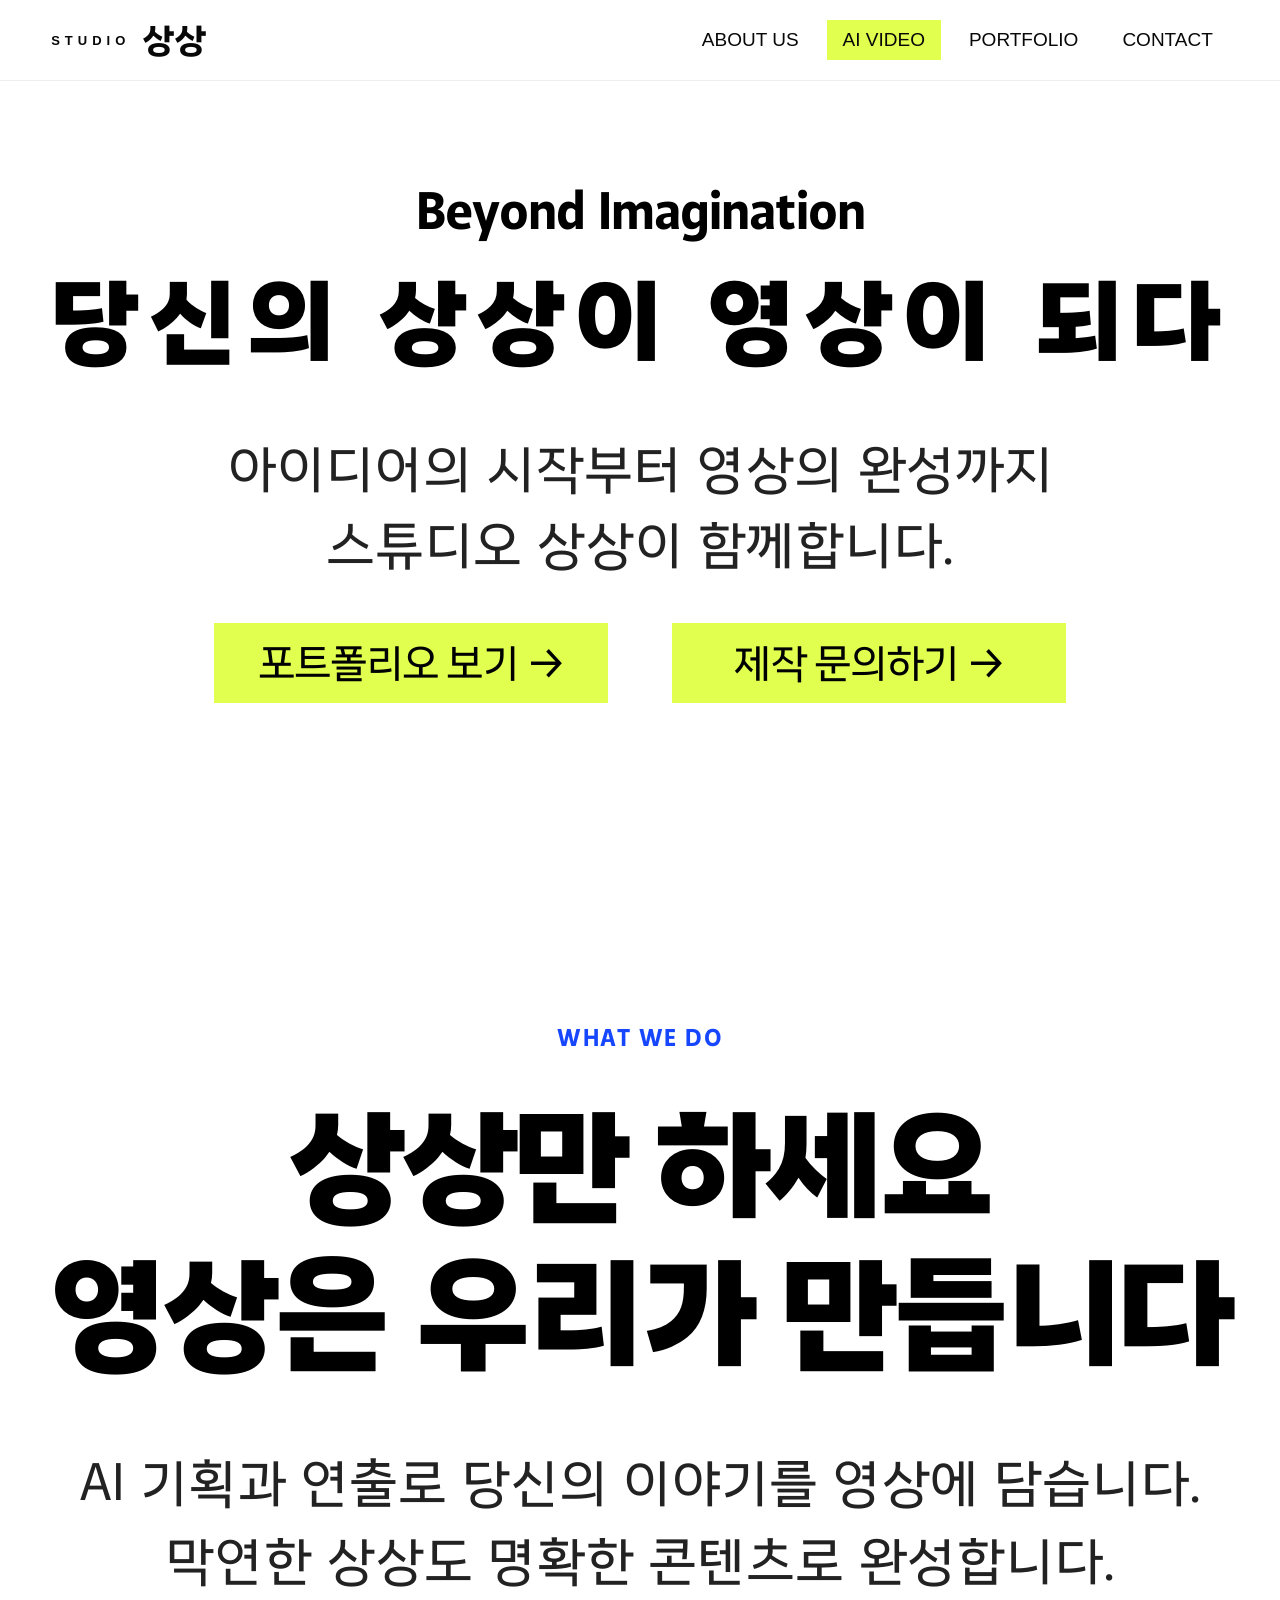
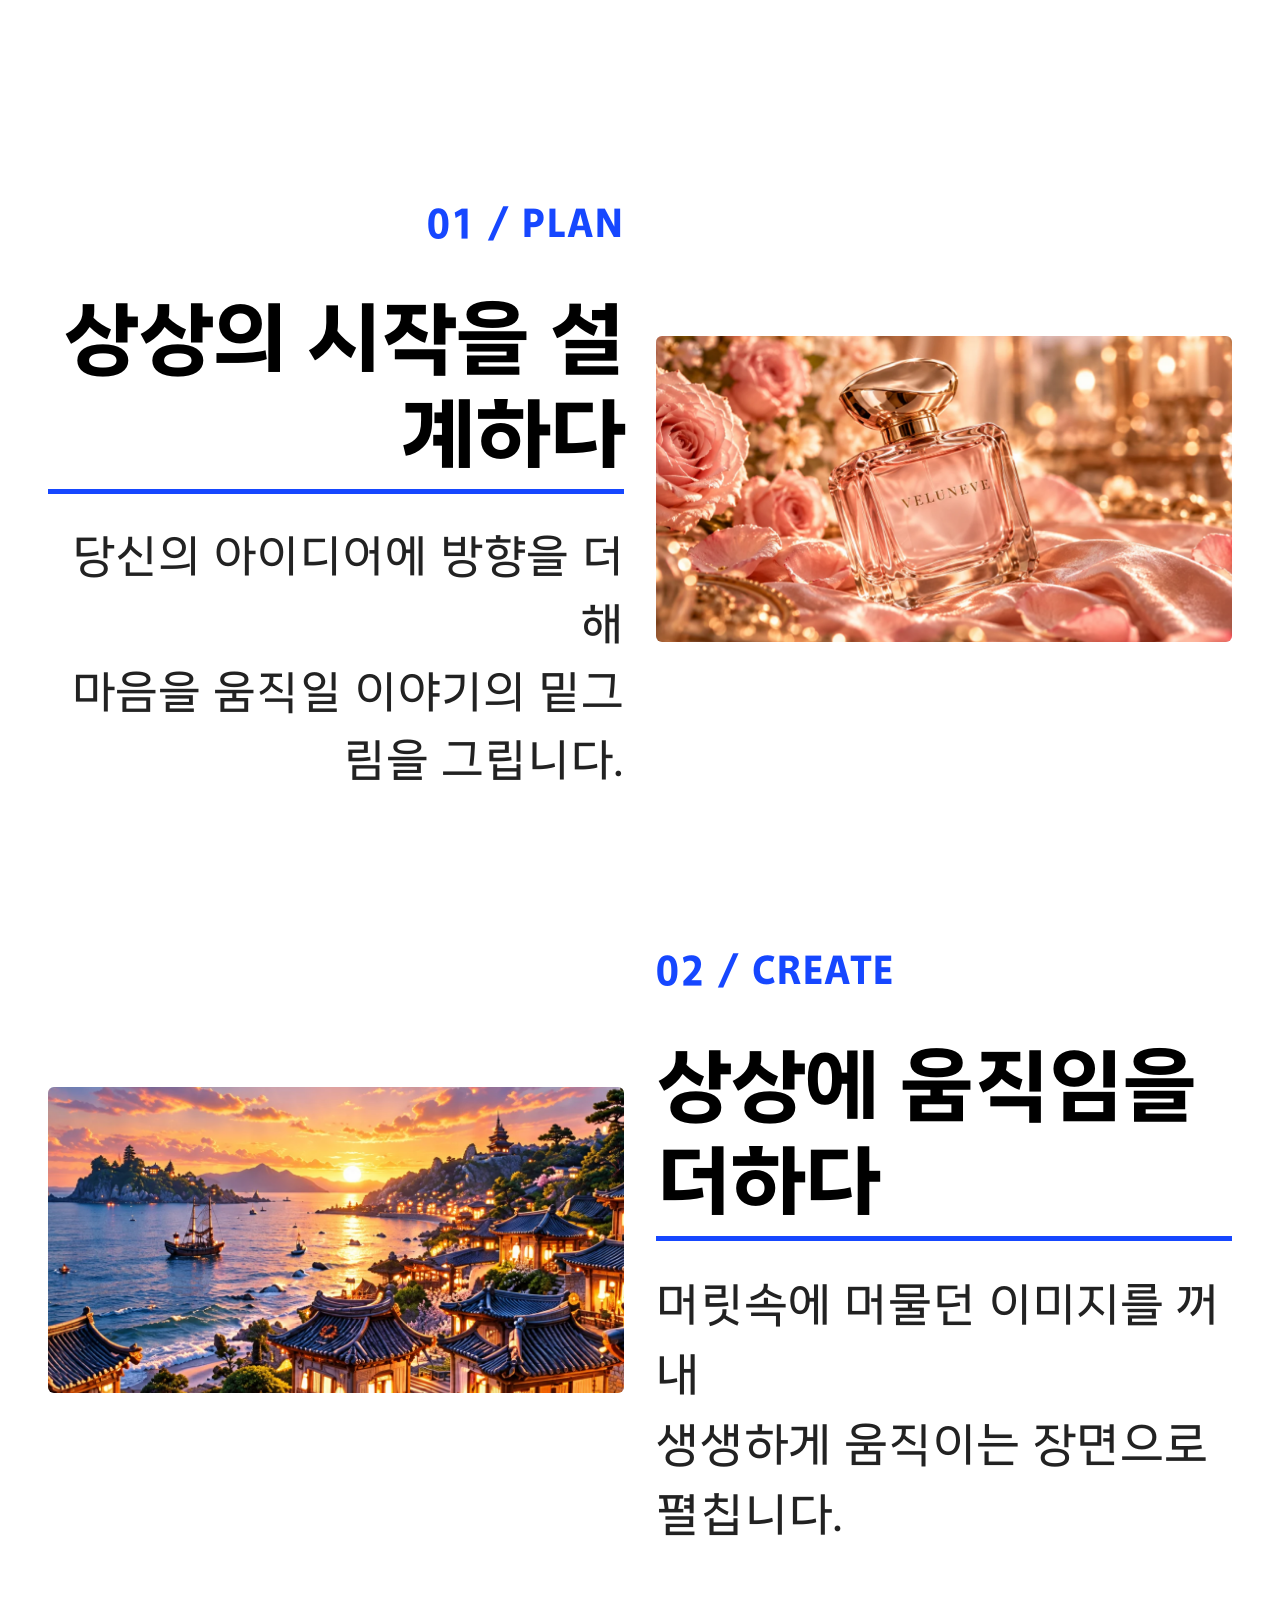
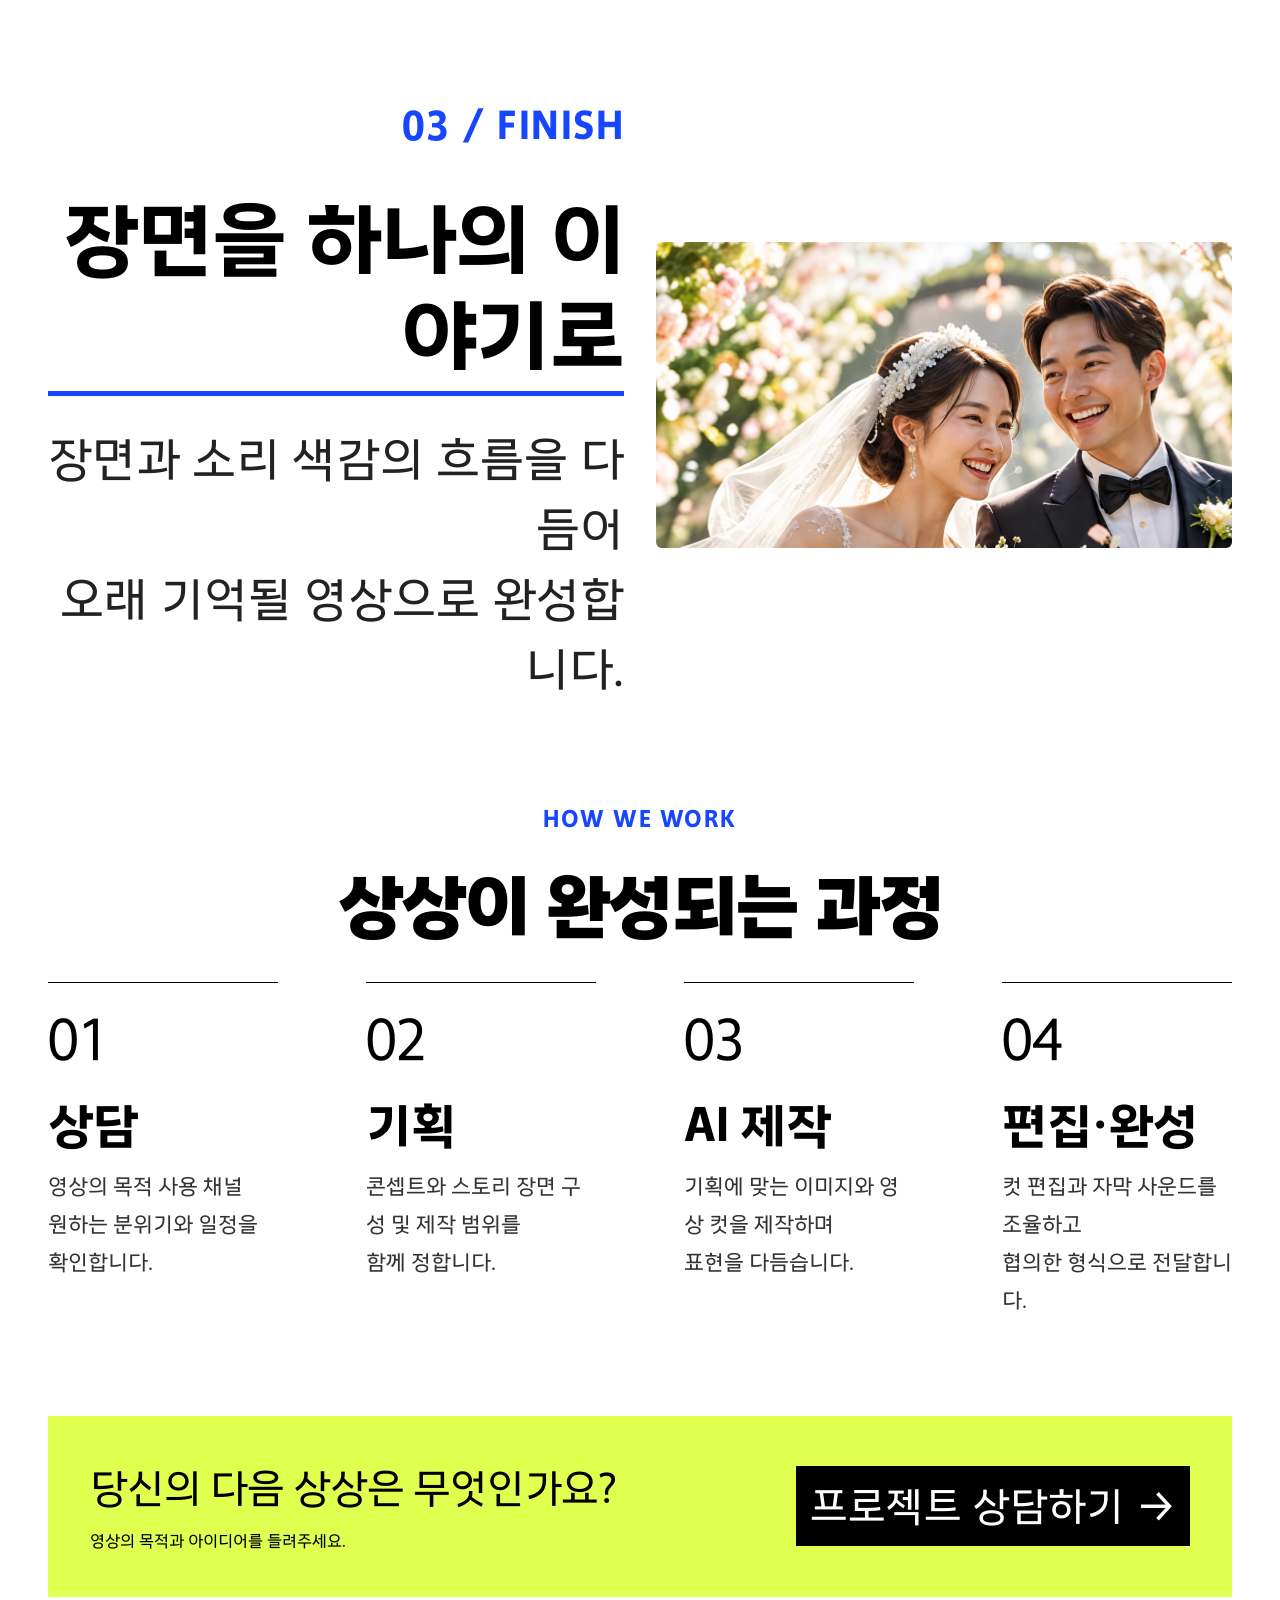
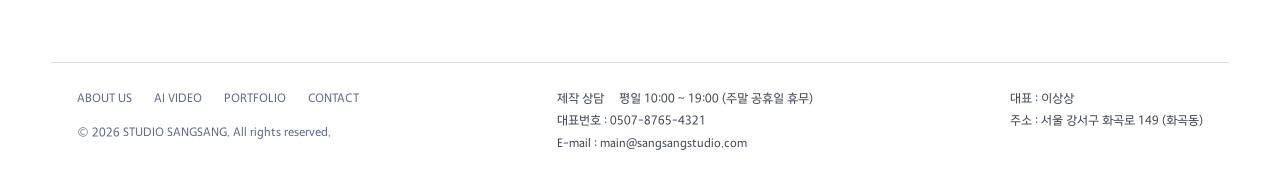
<file: ai-video/index.html>
<!doctype html>
<html lang="ko"><head><meta charset="utf-8"><meta name="viewport" content="width=device-width,initial-scale=1"><meta name="description" content="스튜디오 상상 AI VIDEO. 당신의 상상이, 영상이 되다."><title>AI VIDEO — 스튜디오 상상</title>
<link rel="stylesheet" href="../reset.css?v=20261021f"><link rel="stylesheet" href="css_01.css"><link rel="stylesheet" href="css_02.css"><link rel="stylesheet" href="css_03.css"><link rel="stylesheet" href="css_04.css"><link rel="stylesheet" href="css_05.css"><link rel="stylesheet" href="css_06.css"><link rel="stylesheet" href="css_07.css"><link rel="stylesheet" href="css_08.css"><link rel="stylesheet" href="css_09.css"><link rel="stylesheet" href="css_10.css"><link rel="stylesheet" href="css_11.css"><link rel="stylesheet" href="css_12.css"><link rel="stylesheet" href="css_13.css"><link rel="stylesheet" href="css_14.css">
<link rel="stylesheet" href="css_15.css">
<link rel="stylesheet" href="css_16.css"><link rel="stylesheet" href="css_17.css"><link rel="stylesheet" href="css_18.css"><link rel="stylesheet" href="css_19.css"><link rel="stylesheet" href="css_20.css"><link rel="stylesheet" href="css_21.css"><link rel="stylesheet" href="css_22.css"><link rel="stylesheet" href="css_23.css"><link rel="stylesheet" href="css_24.css"><link rel="stylesheet" href="css_25.css"><link rel="stylesheet" href="css_26.css"><link rel="stylesheet" href="css_27.css"><link rel="stylesheet" href="css_28.css"><link rel="stylesheet" href="css_29.css"><link rel="stylesheet" href="css_30.css"><link rel="stylesheet" href="css_31.css"><link rel="stylesheet" href="css_32.css"><link rel="stylesheet" href="css_33.css"><link rel="stylesheet" href="css_34.css"><link rel="stylesheet" href="css_35.css"><link rel="stylesheet" href="../site-header.css?v=20261021f"><script src="../site-header.js?v=20261021f" defer></script></head><body id="top" data-site-page="ai-video"><script src="../scene-scroll.js?v=20261021f"></script>
<header><div class="wrap"><div class="bar"><a class="logo" href="#top" aria-label="스튜디오 상상 홈"><img src="images/asset_01.png" alt="STUDIO 상상"></a><nav aria-label="주요 메뉴"><a href="#about">ABOUT US</a><a class="active" href="#top" aria-current="page">AI VIDEO</a><a role="link" aria-disabled="true" tabindex="-1" style="cursor:default">PORTFOLIO</a><a href="#contact">CONTACT</a></nav></div></div></header>
<main class="wrap"><div class="hero"><div class="hero-background" aria-hidden="true"><video autoplay muted loop playsinline preload="metadata" src="videos/asset_01.mp4"></video></div><div class="hero-screen"><h2>Beyond Imagination</h2><h1>당신의 상상이 영상이 되다</h1><p class="sub"><span class="hero-intro-line">아이디어의 시작부터 영상의 완성까지,</span><br>스튜디오 상상이 함께합니다.</p><div class="showreel-actions"><button class="btn" id="portfolio-open" type="button">포트폴리오 보기 →</button><button class="btn" id="inquiry-open" type="button">제작 문의하기 →</button></div></div></div>
<section id="about"><div class="section-head"><div class="eyebrow">WHAT WE DO</div><div><h2 class="split-heading"><span class="heading-from-left" data-shine-text="상상만 하세요">상상만 하세요</span><span class="heading-from-right" data-shine-text="영상은 우리가 만듭니다">영상은 우리가 만듭니다</span></h2><p>AI 기획과 연출로 당신의 이야기를 영상에 담습니다.<br>막연한 상상도 명확한 콘텐츠로 완성합니다.</p></div></div><div class="benefits"><article class="benefit plan-step"><div class="benefit-copy"><span class="num">01 / PLAN</span><h3>상상의 시작을 설계하다</h3><p>당신의 아이디어에 방향을 더해,<br>마음을 움직일 이야기의 밑그림을 그립니다.</p></div><div class="media-slot"><div class="media-preview"><img src="images/asset_02.webp" alt="01 / PLAN 이미지" loading="lazy"></div><input type="file" accept="image/*" data-media-input aria-label="01 / PLAN 이미지 선택"><span class="media-status" aria-live="polite"></span></div></article><article class="benefit"><div class="benefit-copy"><span class="num">02 / CREATE</span><h3>상상에 움직임을 더하다</h3><p>머릿속에 머물던 이미지를 꺼내,<br>생생하게 움직이는 장면으로 펼칩니다.</p></div><div class="media-slot"><div class="media-preview"><img src="images/asset_03.webp" alt="02 / CREATE 이미지" loading="lazy"></div><input type="file" accept="image/*" data-media-input aria-label="02 / CREATE 이미지 선택"><span class="media-status" aria-live="polite"></span></div></article><article class="benefit finish-step"><div class="benefit-copy"><span class="num">03 / FINISH</span><h3>장면을 하나의 이야기로</h3><p>장면과 소리, 색감의 흐름을 다듬어,<br>오래 기억될 영상으로 완성합니다.</p></div><div class="media-slot"><div class="media-preview"><img src="images/asset_04.webp" alt="03 / FINISH 이미지" loading="lazy"></div><input type="file" accept="image/*" data-media-input aria-label="03 / FINISH 이미지 선택"><span class="media-status" aria-live="polite"></span></div></article></div></section>

<section id="process"><div class="section-head"><div class="eyebrow">HOW WE WORK</div><h2>상상이 완성되는 과정</h2></div><div class="steps"><div class="step"><b>01</b><h3>상담</h3><p>영상의 목적, 사용 채널,<br>원하는 분위기와 일정을 확인합니다.</p></div><div class="step"><b>02</b><h3>기획</h3><p>콘셉트와 스토리, 장면 구성 및 제작 범위를<br>함께 정합니다.</p></div><div class="step"><b>03</b><h3>AI 제작</h3><p>기획에 맞는 이미지와 영상 컷을 제작하며<br>표현을 다듬습니다.</p></div><div class="step"><b>04</b><h3>편집·완성</h3><p>컷 편집과 자막, 사운드를 조율하고<br>협의한 형식으로 전달합니다.</p></div></div></section>

<div class="contact" id="contact"><div><h2>당신의 다음 상상은 무엇인가요?</h2><p>영상의 목적과 아이디어를 들려주세요.</p></div><button class="btn" id="consult">프로젝트 상담하기 <span>→</span></button></div>
<footer><span><b>스튜디오 상상</b> · STUDIO SANGSANG</span><span>Beyond Imagination</span></footer></main><script src="js_01.js"></script>
<dialog id="consult-dialog"><button class="close" aria-label="닫기">×</button><div class="eyebrow">LET'S CREATE</div><h2>상담 준비 안내</h2><p>다음 내용을 정리해 주시면 제작 방향을 구체적으로 논의할 수 있습니다.</p><ul><li>영상의 목적과 사용할 채널</li><li>희망 영상 길이와 완료 일정</li><li>원하는 분위기와 참고 자료</li><li>예산과 반드시 포함할 내용</li></ul><p class="small">현재 페이지는 서브페이지 초안입니다. 상담 연락처가 확정되면 실제 문의 채널을 연결할 수 있습니다.</p><button class="btn" id="copy">상담 양식 복사하기 →</button><p id="copy-status" class="small" aria-live="polite"></p></dialog><a class="top" href="#top" aria-label="맨 위로 이동">↑ TOP</a>
<script src="js_02.js"></script><script src="js_03.js"></script><dialog id="portfolio-dialog" aria-labelledby="portfolio-title"><button class="close" aria-label="포트폴리오 닫기">×</button><h2 id="portfolio-title">포트폴리오 미리보기</h2><p>현재 페이지의 콘셉트 예시입니다.</p><div class="portfolio-gallery"></div></dialog><script src="js_04.js"></script><script src="js_05.js"></script><script src="js_06.js"></script><script src="js_07.js"></script><script src="js_08.js"></script><script src="js_09.js"></script><script src="js_10.js"></script>
</body></html>
</file>
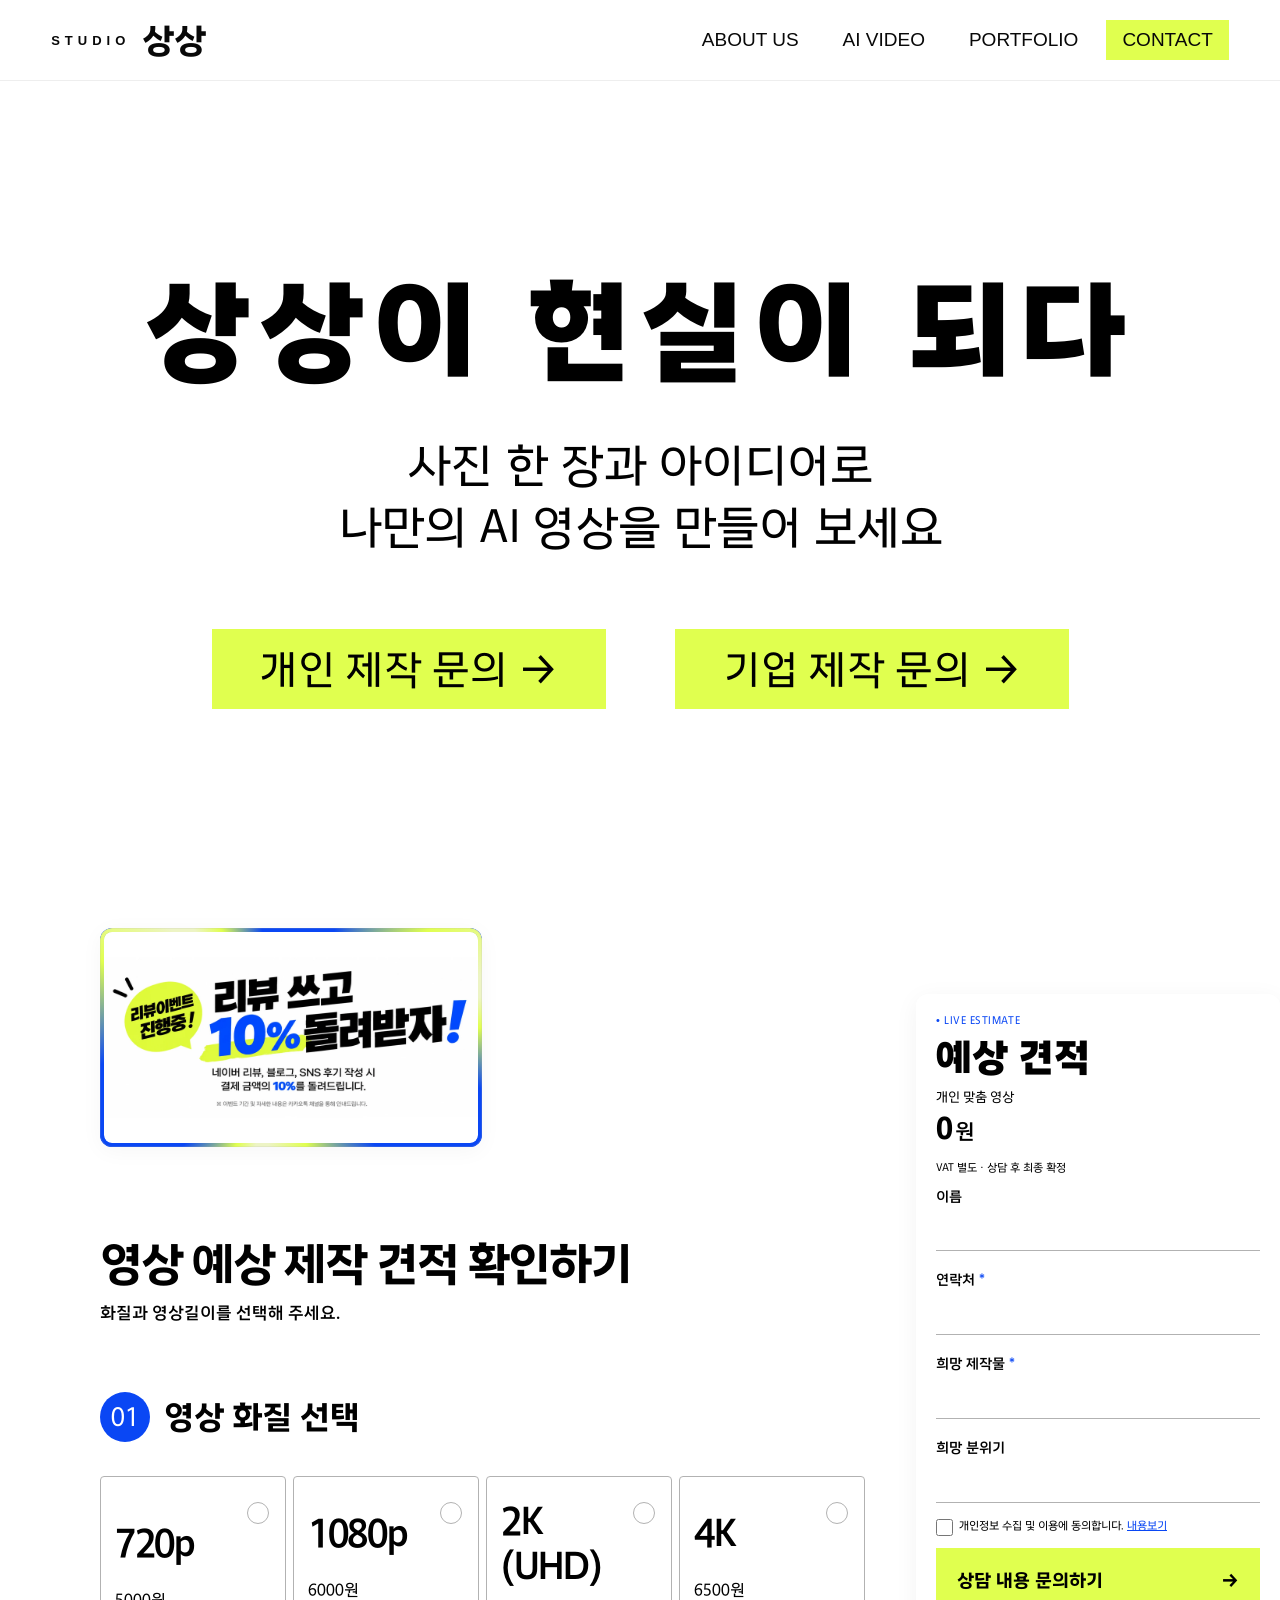
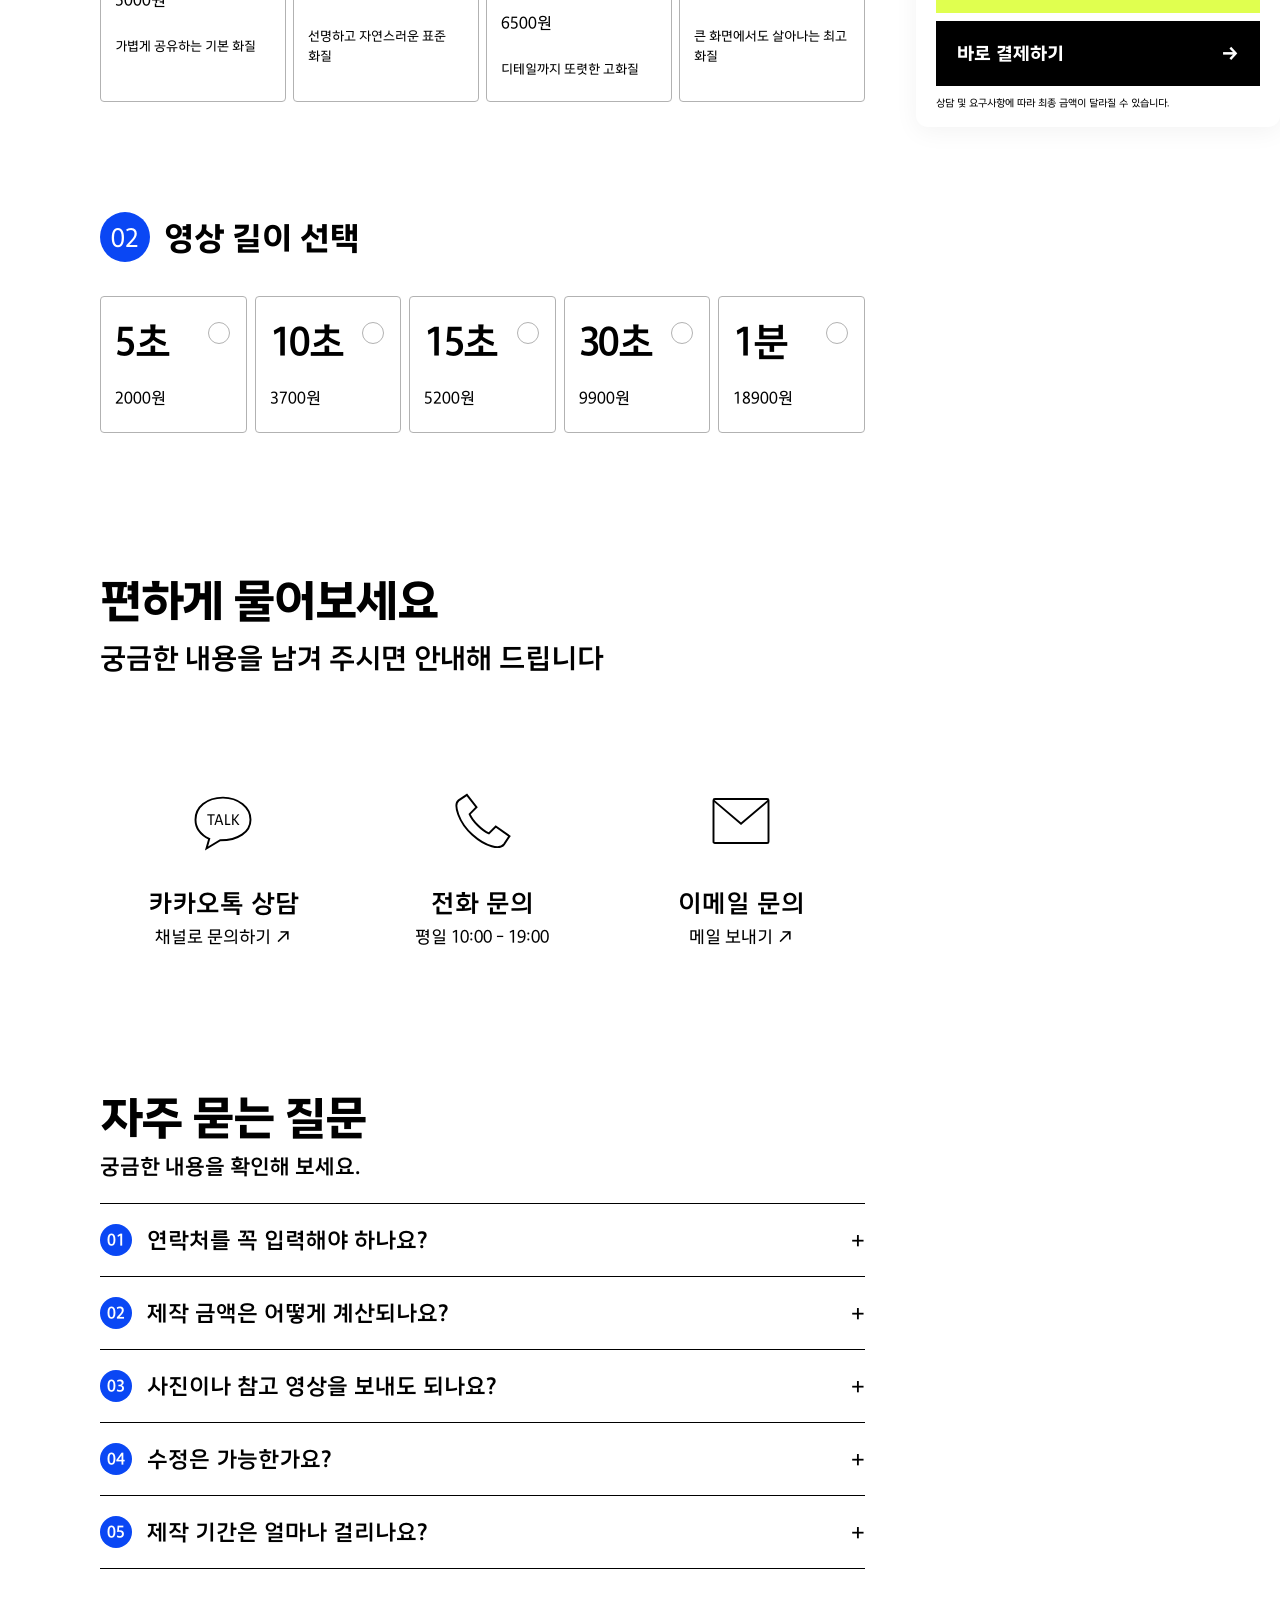
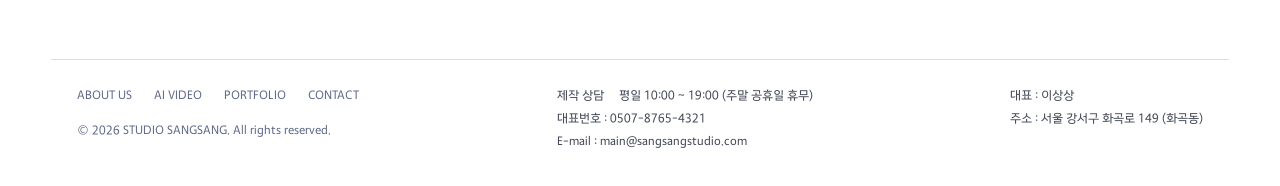
<file: contact/index.html>
<!doctype html>
<html lang="ko"><head><meta charset="utf-8"><meta name="viewport" content="width=device-width,initial-scale=1"><title>개인 제작 문의 | 상상 스튜디오</title><meta name="description" content="사진 한 장과 아이디어로 시작하는 AI 영상 제작 견적을 확인하세요."><link rel="stylesheet" href="../reset.css?v=20261021f"><link rel="stylesheet" href="inquiry.css?v=20261021-2"><script src="inquiry-config.js?v=20261021-2" defer></script><script src="inquiry-pricing.js?v=20261021-2" defer></script><script src="inquiry.js?v=20261021-2" defer></script><link rel="stylesheet" href="../site-header.css?v=20261021f"><script src="../site-header.js?v=20261021f" defer></script><script src="../scene-scroll.js?v=20261021f" defer></script></head><body data-site-page="contact"><main id="inquiry"></main><dialog id="modal" aria-labelledby="modal-title"><button class="modal-close" aria-label="닫기">×</button><div class="modal-heading"><span class="modal-symbol" aria-hidden="true"></span><p class="modal-eyebrow">상상 스튜디오</p></div><h2 id="modal-title"></h2><div id="modal-body"></div><div id="modal-actions"></div></dialog></body></html>
</file>
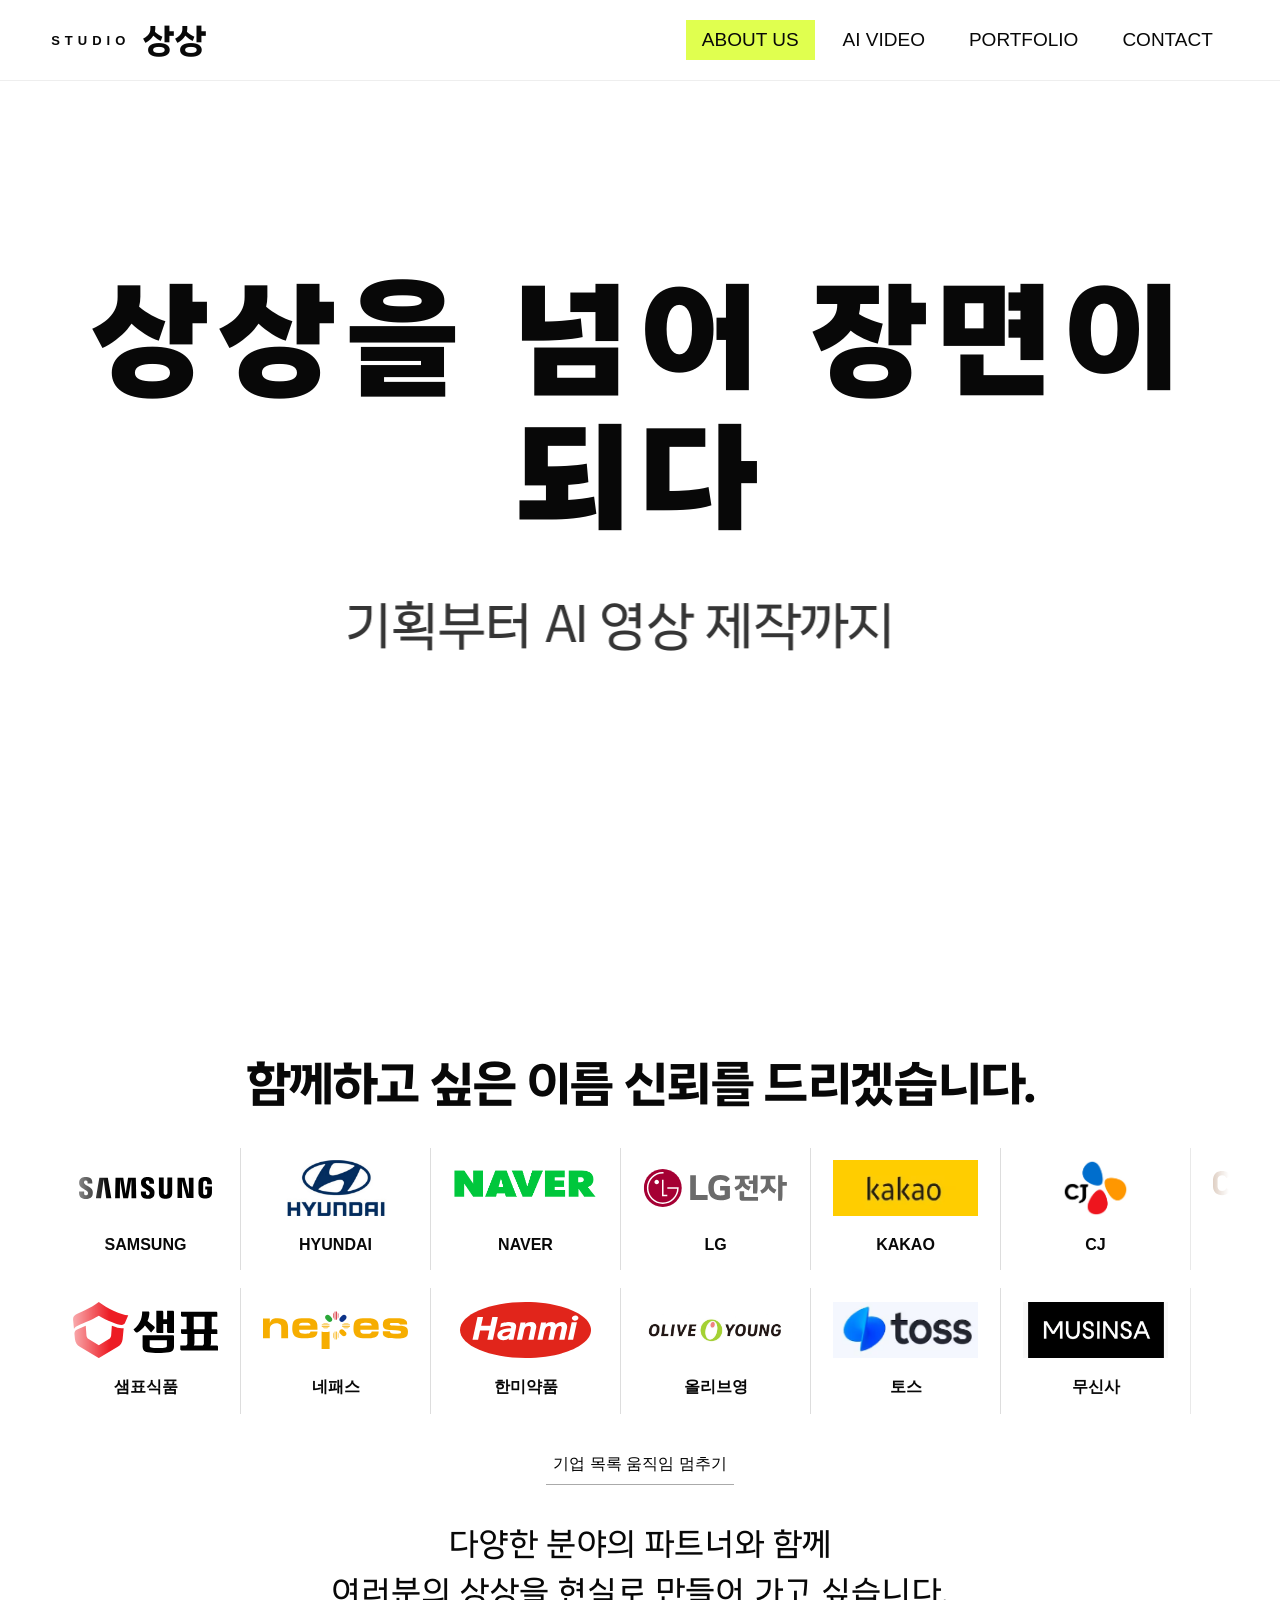
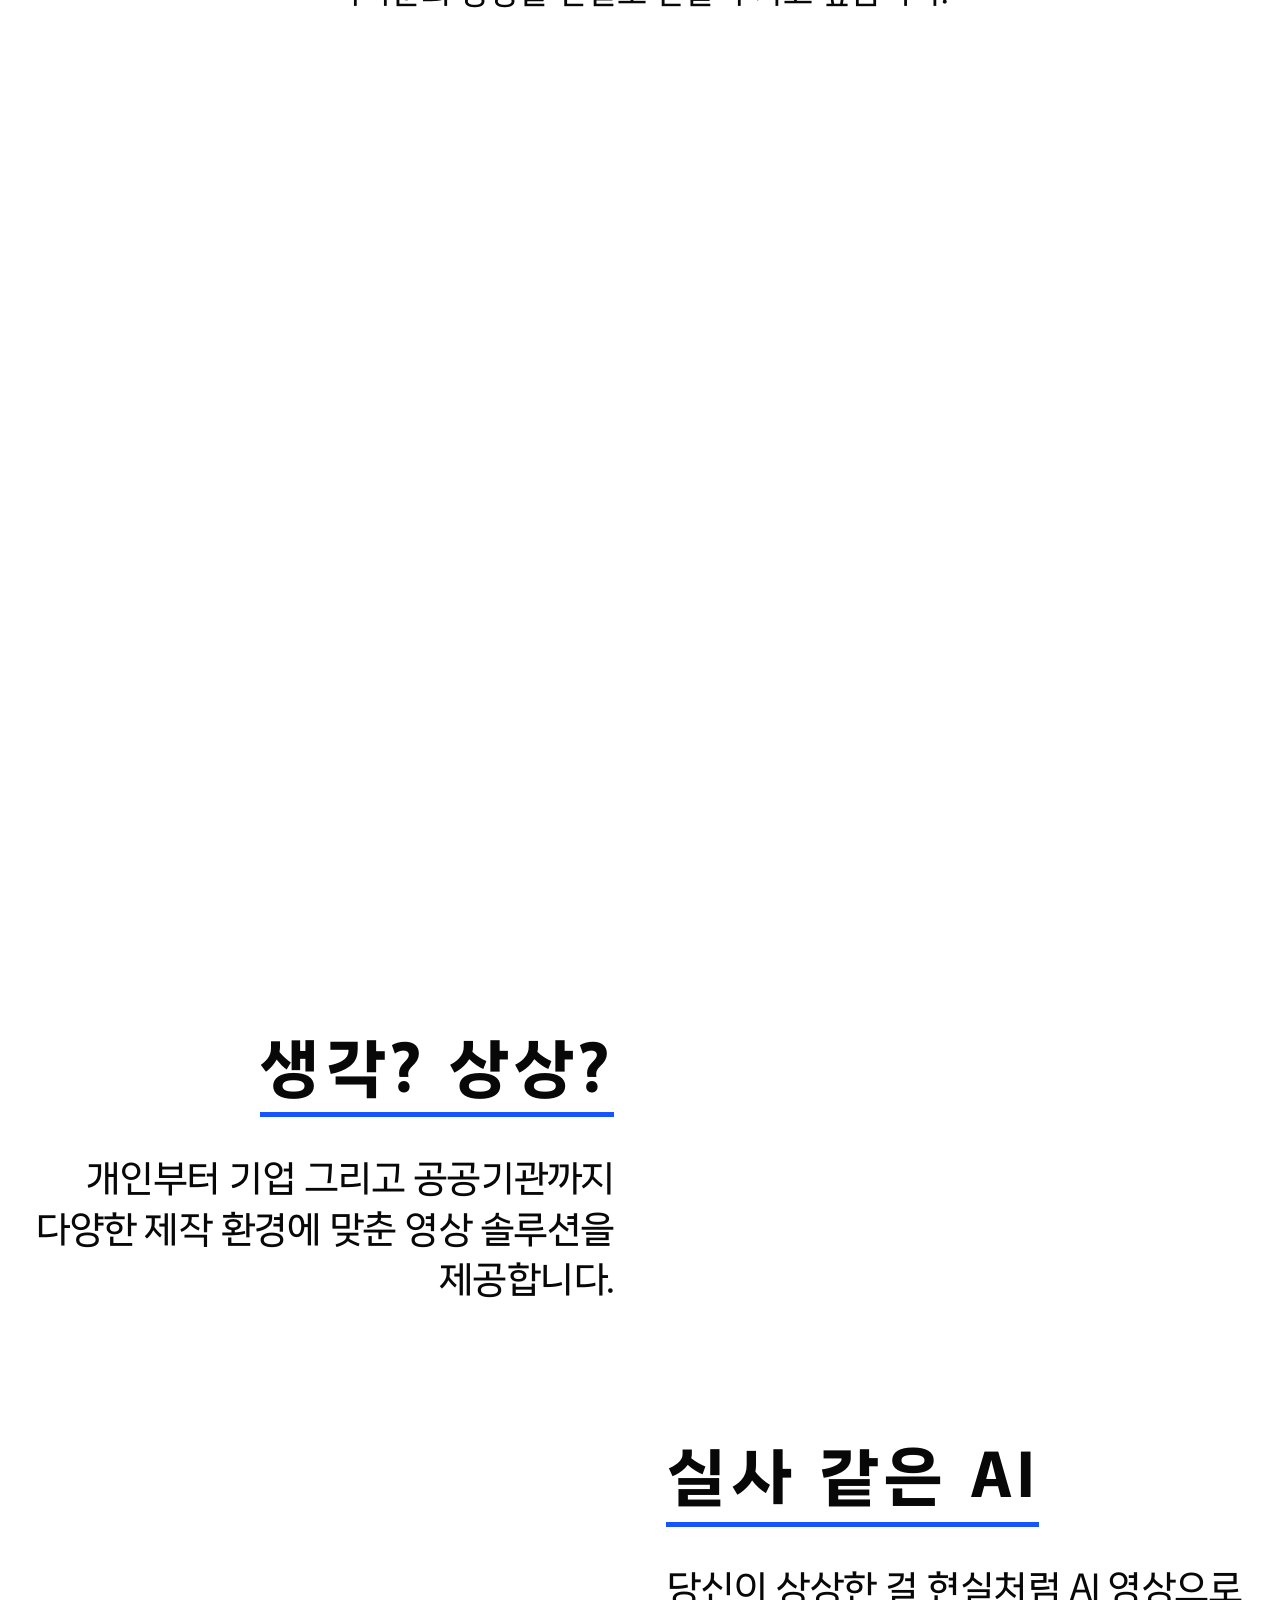
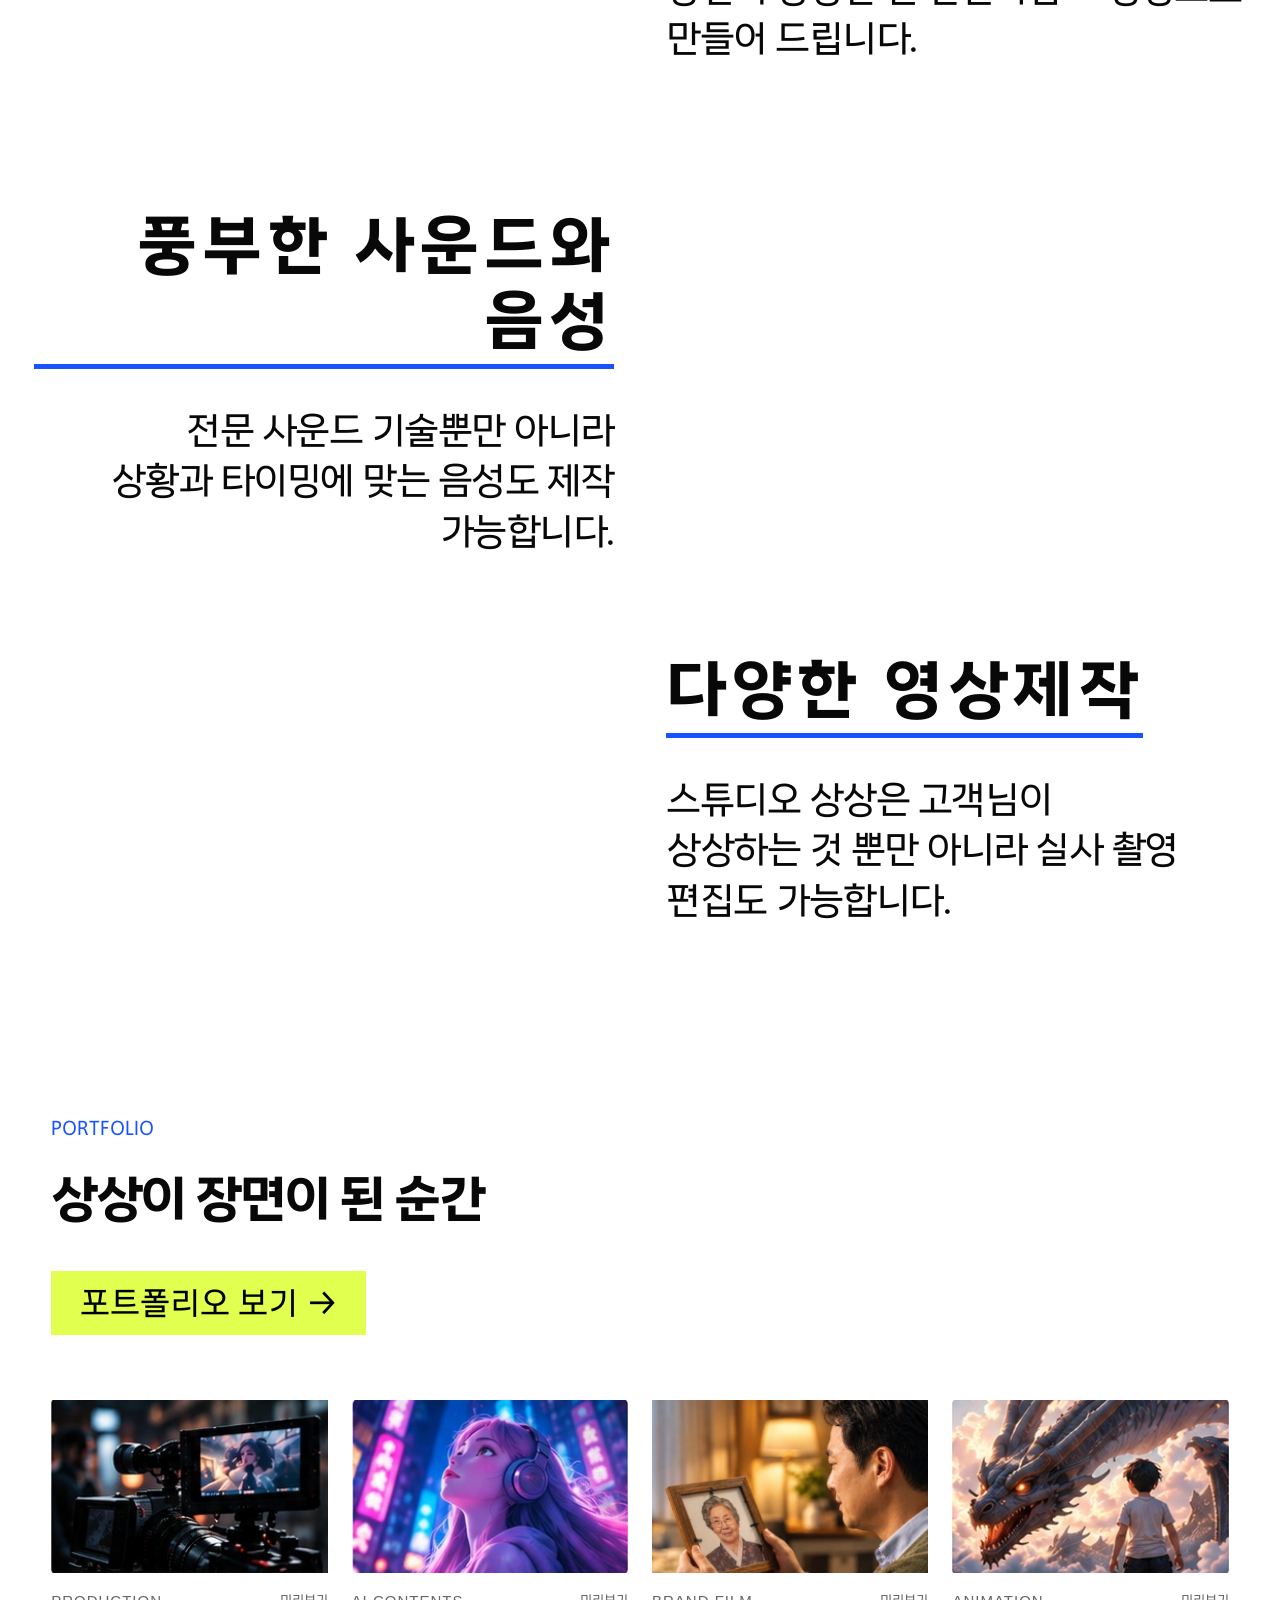
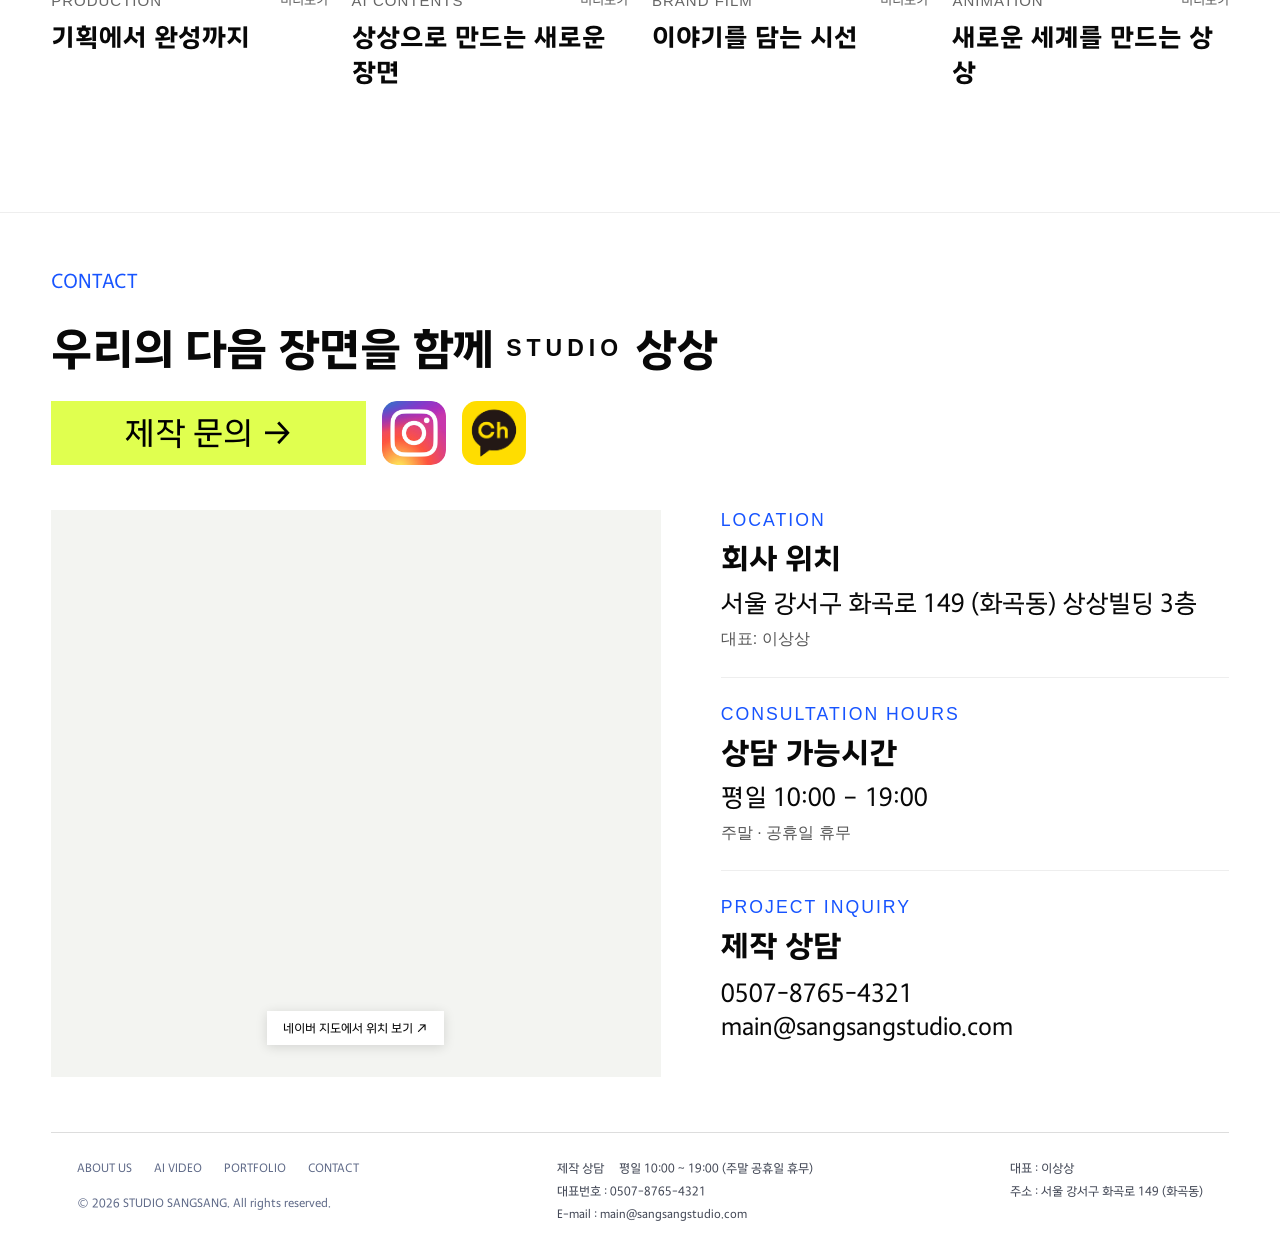
<file: main/index.html>
<!doctype html><html lang="ko"><head><meta charset="utf-8"><meta name="viewport" content="width=device-width,initial-scale=1"><title>스튜디오 상상 — 상상을 넘어, 장면이 되다.</title><meta name="description" content="기획부터 AI 영상 제작까지. 당신의 상상을 영상으로 만드는 스튜디오 상상."><link rel="stylesheet" href="../reset.css?v=20261021f"><style>
@font-face{font-family:Seoul;src:url('../ai-video/fonts/asset_01.otf') format('opentype');font-weight:400;font-display:swap}@font-face{font-family:Seoul;src:url('../ai-video/fonts/asset_03.otf') format('opentype');font-weight:800;font-display:swap}body{font-family:Seoul,Arial,sans-serif;color:#080808;background:#fff}button,a{-webkit-tap-highlight-color:transparent}a{color:inherit;text-decoration:none}button{font:inherit;cursor:pointer}header{height:80px;padding:0 4%;display:flex;align-items:center;justify-content:space-between;background:#fff;position:sticky;top:0;z-index:10;border-bottom:1px solid #eee}.logo{display:flex;align-items:center;gap:12px}.logo span{font:800 13px Arial;letter-spacing:5px}.logo strong{font-size:34px;font-weight:800}nav{display:flex;gap:22px;align-items:center}nav a{font:12px Arial;padding:12px 16px}nav a.active{background:#e0ff4f;font-weight:bold}.hero{position:relative;min-height:calc(100svh - 80px);max-height:960px;display:flex;align-items:center;overflow:hidden}.hero>img{position:absolute;right:0;top:0;width:75%;height:100%;object-fit:cover}.hero:after{content:'';position:absolute;inset:0;background:linear-gradient(90deg,#fff 3%,#fff 19%,rgba(255,255,255,.95) 26%,transparent 48%)}.hero-content{position:relative;z-index:1;padding:70px 4%;width:52%}h1{font-size:clamp(45px,5.3vw,88px);line-height:1.06;letter-spacing:-.065em;margin:0 0 28px;font-weight:800}.hero p{font-size:clamp(18px,1.7vw,27px);line-height:1.6}.cta{border:0;background:#e0ff4f;display:inline-flex;align-items:center;justify-content:space-between;gap:35px;font-weight:800;padding:16px 23px;min-width:225px}.cta:hover{background:#c8ec25}.partner{text-align:center;padding:110px 4% 105px}.partner h2{font-size:clamp(32px,4vw,62px);line-height:1.12;letter-spacing:-.055em;margin:0;font-weight:800}.brands{display:grid;grid-template-columns:repeat(6,1fr);margin:85px auto 70px;max-width:1400px;align-items:center}.brands span{font:bold clamp(15px,2.1vw,30px) Arial;letter-spacing:-1px;border-right:1px solid #ccc;padding:15px 5px}.brands span:last-child{border:0}.partner p{font-size:clamp(20px,2.5vw,35px);line-height:1.5;margin:0}.intro{padding:10px 4% 90px;text-align:center}.intro h2{font-size:clamp(30px,4.2vw,64px);color:#124eff;margin:0;font-weight:800;letter-spacing:-.045em}.intro p{margin:10px auto 0;text-align:right;max-width:1100px;font-size:25px}.services{max-width:1600px;margin:auto}.service{display:grid;grid-template-columns:1fr 1.15fr;gap:50px;padding:35px 4%;align-items:center;border-top:1px solid #eee;min-height:330px}.service.reverse{grid-template-columns:1.15fr 1fr}.service img{width:100%;aspect-ratio:2.15;object-fit:cover;border-radius:4px;display:block}.service.reverse img{order:-1}.service h3{font-size:clamp(28px,3.3vw,50px);letter-spacing:-.06em;line-height:1.1;margin:0 0 13px;font-weight:800}.service h3 span{border-bottom:5px solid #1754ff;padding-bottom:7px;display:inline-block}.label{color:#1754ff;font:bold 12px Arial;letter-spacing:2px;margin:20px 0 15px}.service p{font-size:clamp(16px,1.45vw,22px);line-height:1.6;margin:0}.end{padding:85px 4%;text-align:center;background:#fafafa;margin-top:55px}.end h2{font-size:clamp(27px,3vw,42px);margin:0 0 25px;font-weight:800}footer{padding:28px 4%;display:flex;justify-content:space-between;font:11px Arial;color:#666}dialog{border:0;padding:40px;max-width:470px;width:calc(100% - 40px);box-shadow:0 20px 100px #0003}dialog::backdrop{background:#0006}dialog h2{font-size:26px;margin-top:0}dialog p{line-height:1.8}dialog button{margin-top:15px}a:focus-visible,button:focus-visible{outline:3px solid #1754ff;outline-offset:4px}@media(max-width:750px){header{height:67px}.logo span{font-size:9px;letter-spacing:2px}.logo strong{font-size:27px}nav{gap:0}nav a{font-size:9px;padding:10px 6px}nav a:first-child{display:none}.hero{min-height:750px;align-items:flex-start}.hero>img{width:100%;height:55%;top:auto;bottom:0}.hero:after{background:linear-gradient(#fff 0%,#fff 40%,transparent 62%)}.hero-content{width:100%;padding-top:50px}h1{font-size:52px}.partner{padding:75px 5%}.brands{grid-template-columns:repeat(3,1fr);gap:24px 0;margin:55px 0}.brands span:nth-child(3){border:0}.partner p br{display:none}.intro{padding:5px 5% 50px}.intro p{font-size:19px}.service,.service.reverse{grid-template-columns:1fr;gap:25px;padding:36px 5%}.service.reverse img{order:0}.service img{aspect-ratio:1.9}.service h3{font-size:34px}footer{gap:20px;flex-wrap:wrap}}
nav button{font:12px Arial;padding:12px 16px;border:0;background:transparent;color:#080808}nav button:hover{color:#1754ff}.brands{margin-bottom:28px}.mid-brands{grid-template-columns:repeat(3,1fr);max-width:950px;margin:0 auto 70px}.mid-brands span{font:800 clamp(18px,2vw,28px) Seoul,Arial}.reality{display:inline-block;position:relative;white-space:nowrap}.studio-caption{position:absolute;top:100%;right:0;font-size:clamp(18px,2vw,25px);line-height:1.5;color:#080808;letter-spacing:0;font-weight:400;white-space:nowrap}.intro{padding-bottom:110px}@media(max-width:750px){nav button{font-size:9px;padding:10px 6px}.brands{margin-bottom:28px}.mid-brands{margin:0 auto 50px;gap:0}.mid-brands span{font-size:18px}.intro{padding-bottom:75px}nav a:first-child{display:inline-block}}.portfolio-section,.contact-section{padding:90px 4%;max-width:1600px;margin:auto}.section-head{display:flex;align-items:center;justify-content:space-between;gap:30px;margin-bottom:45px}.section-head .label{margin-top:0}.section-head h2{font-size:clamp(32px,3.6vw,55px);font-weight:800;letter-spacing:-.05em;margin:0 0 17px}.section-head p{font-size:18px;line-height:1.6;color:#555;margin:0}.outline-link{border:1px solid #111;padding:16px 22px;display:flex;gap:30px;white-space:nowrap;font-size:15px}.outline-link:hover{background:#e0ff4f}.portfolio-grid{display:grid;grid-template-columns:repeat(4,1fr);gap:24px}.thumbnail{position:relative;overflow:hidden;background:#eee}.thumbnail img{width:100%;aspect-ratio:16/10;object-fit:cover;display:block;transition:transform .3s}.portfolio-card:hover img{transform:scale(1.04)}.thumb-arrow{position:absolute;right:12px;bottom:12px;background:#e0ff4f;width:36px;height:36px;display:grid;place-items:center;font-size:23px}.card-meta{display:flex;justify-content:space-between;font:10px Arial;letter-spacing:1px;color:#666;margin:19px 0 10px}.card-meta span{font-family:Seoul;letter-spacing:0}.portfolio-card h3{font-size:20px;line-height:1.4;margin:0;font-weight:800}.preview-note{font-size:12px;color:#888;margin-top:28px}.contact-section{border-top:1px solid #eee}.contact-layout{display:grid;grid-template-columns:1.2fr 1fr;gap:60px}.location-preview{position:relative;min-height:380px;background:#f3f4f1;overflow:hidden;display:flex;align-items:center;justify-content:center}.map-grid{position:absolute;inset:-40px;opacity:.6;background:repeating-linear-gradient(0deg,transparent 0 66px,#fff 66px 82px),repeating-linear-gradient(90deg,transparent 0 95px,#fff 95px 111px);transform:rotate(-17deg)}.map-marker{position:relative;display:grid;text-align:center;gap:10px;background:#fff;padding:26px 34px;box-shadow:0 8px 30px #0001}.map-marker>span{color:#1754ff;font-size:34px}.map-marker strong{font-size:23px}.map-marker small{font-size:13px;color:#777}.map-note{position:absolute;bottom:18px;font-size:12px;color:#777}.contact-details{display:grid;gap:26px;align-content:center}.detail-block{border-bottom:1px solid #eee;padding-bottom:24px}.detail-block:last-child{border:0}.detail-label{font:11px Arial;letter-spacing:2px;color:#1754ff}.detail-block h3{font-size:23px;margin:10px 0 14px;font-weight:800}.detail-block p{font-size:18px;margin:0 0 9px}.detail-block small{font-size:13px;color:#777;line-height:1.6}@media(max-width:900px){.portfolio-grid{grid-template-columns:repeat(2,1fr)}.contact-layout{gap:30px}}@media(max-width:600px){.portfolio-section,.contact-section{padding:60px 5%}.section-head{align-items:flex-start;flex-direction:column}.portfolio-grid{gap:25px 16px}.portfolio-card h3{font-size:17px}.contact-layout{grid-template-columns:1fr}.location-preview{min-height:300px}.section-head p{font-size:16px}}/* One spacing value governs every requested section gap. */:root{--section-gap:120px}.partner{padding-top:var(--section-gap);padding-bottom:0}.partner h2{margin-bottom:var(--section-gap)}.brands{margin:0 auto;gap:0;max-width:1400px}.brand-item{display:flex;flex-direction:column;align-items:center;justify-content:center;gap:16px;border-right:1px solid #ddd;min-width:0;padding:12px}.brand-item:last-child{border:0}.brand-item img{width:100%;max-width:130px;height:54px;object-fit:contain}.brands .brand-item span{border:0;padding:0;font-size:clamp(12px,1.4vw,19px);letter-spacing:0}.mid-brands{max-width:850px;margin:35px auto var(--section-gap)}.mid-brands .brand-item img{max-width:130px;height:45px}.intro{padding-top:var(--section-gap);padding-bottom:var(--section-gap)}.service,.service.reverse{padding-top:0;padding-bottom:0;min-height:0;border:0}.service+.service{margin-top:var(--section-gap)}.portfolio-section{padding-top:var(--section-gap)}.portfolio-section .section-head{margin-bottom:var(--section-gap)}.outline-link{background:#e0ff4f;border-color:#e0ff4f;font-weight:800}.outline-link:hover{background:#c8ec25;border-color:#c8ec25}.contact-details p a{display:inline-block;margin:3px 0}.location-preview:hover .map-marker{box-shadow:0 8px 30px #0002}.map-marker small{line-height:1.6}.location-preview:focus-visible{outline:3px solid #1754ff;outline-offset:4px}@media(max-width:750px){:root{--section-gap:72px}.partner{padding-top:var(--section-gap);padding-bottom:0}.brands{gap:20px 0}.brand-item{padding:8px}.brand-item:nth-child(3){border:0}.mid-brands{margin:30px auto var(--section-gap)}.intro{padding-top:var(--section-gap);padding-bottom:var(--section-gap)}.service,.service.reverse{padding-top:0;padding-bottom:0}.portfolio-section{padding-top:var(--section-gap)}.brand-item img{height:42px}.brands .brand-item span{font-size:13px}.contact-details p{overflow-wrap:anywhere}}.brand-marquees{overflow:hidden;margin-bottom:30px;mask-image:linear-gradient(to right,transparent,#000 5%,#000 95%,transparent)}.marquee-row{overflow:hidden;width:100%;margin-bottom:30px}.marquee-track{display:flex;width:max-content;animation:brand-scroll 65s linear infinite;will-change:transform}.direction-1 .marquee-track{animation-direction:reverse;animation-duration:60s}.marquee-group{display:flex;flex:none}.marquee-group .brand-item{width:190px;flex:none;border-right:1px solid #ddd;min-height:116px}.brand-wordmark{height:54px;display:grid;place-items:center;font:800 24px Seoul,Arial;letter-spacing:-1px}.brand-marquees.paused .marquee-track{animation-play-state:paused}.motion-toggle{display:block;margin:0 auto var(--section-gap);border:0;border-bottom:1px solid #aaa;background:none;color:#777;font-size:12px;padding:7px}.service,.service.reverse{min-height:calc((100svh - 80px - var(--section-gap))/2);align-items:center}.service img{height:clamp(280px,calc((100svh - 80px - var(--section-gap))/2),500px);aspect-ratio:auto;object-fit:cover}.service h3{line-height:1.22}.service p{line-height:1.8}.detail-block:first-child p{white-space:nowrap;font-size:18px}.map-marker{max-width:90%}.map-marker small{white-space:nowrap}@keyframes brand-scroll{from{transform:translateX(0)}to{transform:translateX(-50%)}}@media(max-width:1100px){.detail-block:first-child p{white-space:normal}}@media(max-width:750px){.marquee-group .brand-item{width:155px}.brand-wordmark{font-size:21px;height:42px}.service,.service.reverse{min-height:auto}.service img{height:clamp(260px,38svh,420px)}.map-marker small{white-space:normal}}@media(prefers-reduced-motion:reduce){.marquee-track{animation:none;will-change:auto}.marquee-row{overflow-x:auto}.marquee-track>.marquee-group[aria-hidden]{display:none}}html{scroll-snap-type:y proximity;scroll-padding-top:80px}.snap-panel{scroll-snap-align:start;scroll-snap-stop:always;min-height:calc(100svh - 80px)}.hero{min-height:0;height:calc(100svh - 80px);max-height:none}.partner{height:calc(100svh - 80px);min-height:650px;padding-top:40px;padding-bottom:35px;display:flex;flex-direction:column;justify-content:center}.partner h2{margin-bottom:38px}.brand-marquees{flex-shrink:0;margin-bottom:12px}.marquee-row{margin-bottom:18px}.motion-toggle{color:#000;font-size:17px;margin-bottom:35px}.partner p{font-size:clamp(20px,2.5vw,35px)}.color-logo{width:130px;height:54px;background:var(--brand-color);mask-image:var(--brand-logo);mask-size:contain;mask-repeat:no-repeat;mask-position:center;mix-blend-mode:multiply}.brand-wordmark{display:flex;gap:8px;align-items:center;justify-content:center;font-size:21px}.brand-wordmark svg{width:38px;height:38px;flex-shrink:0}.brand-wordmark b{font-weight:800}.services-panel{padding:45px 0 55px}.services-panel .intro{padding-top:0;padding-bottom:65px}.intro h2{font-size:clamp(38px,5vw,76px)}.studio-caption{font-size:clamp(23px,2.4vw,34px)}.services-panel .service{min-height:0}.services-panel .service img{height:clamp(170px,22svh,260px)}.services-panel .service+.service{margin-top:40px}.service h3{font-size:clamp(33px,calc(3.3vw + 5px),55px)}.service .label{font-size:17px}.service p{font-size:clamp(21px,calc(1.45vw + 5px),27px)}.portfolio-section{display:flex;flex-direction:column;justify-content:center;padding-top:55px;padding-bottom:55px}.portfolio-section .section-head{margin-bottom:65px}.contact-section{display:flex;flex-direction:column;justify-content:center;padding-top:55px;padding-bottom:55px}@media(max-width:750px){html{scroll-padding-top:67px;scroll-snap-type:y proximity}.snap-panel{min-height:calc(100svh - 67px)}.hero{height:calc(100svh - 67px);min-height:650px}.partner{height:auto;min-height:calc(100svh - 67px);padding-top:35px;padding-bottom:35px}.partner h2{margin-bottom:30px}.motion-toggle{margin-bottom:30px}.services-panel .service img{height:260px}.service h3{font-size:39px}.service .label{font-size:17px}.service p{font-size:21px}.services-panel .intro{padding-bottom:70px}.studio-caption{font-size:23px}.services-panel .service+.service{margin-top:60px}.brand-wordmark{font-size:17px}.color-logo{width:110px;height:42px}.portfolio-section .section-head{margin-bottom:40px}}@media(min-width:751px){html{scroll-snap-type:y mandatory}}@media(min-width:751px){.services-ab,.services-cd{height:calc(100svh - 80px);min-height:720px;padding:30px 0;display:flex;flex-direction:column;justify-content:center;gap:0}.services-ab .intro{padding-bottom:52px;flex-shrink:0}.services-ab .services,.services-cd .services{width:100%;display:grid;grid-template-rows:1fr 1fr;gap:36px;flex:1;min-height:0}.services-ab .service,.services-cd .service{height:100%;margin:0!important;min-height:0}.services-ab .service img,.services-cd .service img{height:100%;min-height:0;max-height:300px;object-fit:cover}.services-cd .services{flex:0;gap:64px}.services-cd .service img{height:clamp(240px,31svh,340px)}.portfolio-section .section-head{justify-content:flex-start;gap:55px}.portfolio-section .section-head>div{flex:0 1 auto}.portfolio-section .outline-link{align-self:flex-end;margin-bottom:3px}}.portfolio-section .section-head .label{font-size:17px}.portfolio-section .outline-link{font-size:20px}.portfolio-section .card-meta{font-size:15px;letter-spacing:1px}.portfolio-section .portfolio-card h3{font-size:25px}.portfolio-section .card-meta span{font-size:13px}@media(max-width:750px){.services-ab,.services-cd{padding:40px 0;min-height:calc(100svh - 67px)}.services-ab .intro{padding-bottom:60px}.portfolio-section .portfolio-card h3{font-size:22px}.portfolio-section .card-meta{font-size:12px}.portfolio-section .outline-link{font-size:18px}.portfolio-section .section-head{gap:25px}}@media(min-width:751px){.hero{height:clamp(480px,72svh,700px);min-height:0}.hero-content{padding-top:45px;padding-bottom:45px}.hero h1{font-size:clamp(45px,4.6vw,74px)}.services-ab,.services-cd{height:calc(100svh - 80px);min-height:760px;display:block;padding:32px 0;overflow:visible}.services-ab .intro{height:150px;padding:0 4% 40px}.services-ab .services{height:calc(100% - 150px);display:grid;grid-template-rows:minmax(0,1fr) minmax(0,1fr);gap:34px;min-height:0}.services-cd .services{height:100%;display:grid;grid-template-rows:minmax(0,1fr) minmax(0,1fr);gap:54px;min-height:0}.services-ab .service,.services-cd .service{height:100%;min-height:0;margin:0!important;position:relative}.services-ab .service img,.services-cd .service img{width:100%;height:100%;max-height:320px;min-height:0;object-fit:cover;align-self:center}.services-cd .service>div,.services-ab .service>div{position:relative;z-index:1;background:#fff}.services-ab .services,.services-cd .services{flex:none}}.hero>img{animation:hero-image-in 1.6s ease-out both}.hero-content h1,.hero-content p,.hero-content .cta{animation:hero-copy-in 1s cubic-bezier(.22,1,.36,1) both}.hero-content h1{animation-delay:.15s}.hero-content p{animation-delay:.35s}.hero-content .cta{animation-delay:.55s}@keyframes hero-image-in{from{opacity:0;transform:translateX(24px)}to{opacity:1;transform:translateX(0)}}@keyframes hero-copy-in{from{opacity:0;transform:translateX(-65px)}to{opacity:1;transform:translateX(0)}}@media(prefers-reduced-motion:reduce){.hero>img,.hero-content h1,.hero-content p,.hero-content .cta{animation:none}}.brand-item .official-brand{width:145px;height:56px;max-width:100%;object-fit:contain;mix-blend-mode:normal;filter:none;opacity:1}.brand-item img[src$="official-samsung.svg"]{padding:6px}.brand-item img[src$="official-daangn.svg"]{height:60px}@media(max-width:750px){.brand-item .official-brand{height:45px;width:125px}}/* Section 2: half-height desktop hero and gentle entrance. */@media(min-width:751px){.hero{height:50svh;min-height:0;max-height:none}.hero-content{padding:24px 4%}.hero h1{font-size:clamp(38px,4vw,64px);margin-bottom:18px}.hero p{font-size:clamp(17px,1.5vw,23px);margin:0 0 20px;line-height:1.5}.hero .cta{padding:13px 23px}.hero>img{object-position:center}}.hero>img{animation:hero-soft-fade 1.8s ease-out 2.05s both}.hero-content h1,.hero-content p,.hero-content .cta{animation:hero-soft-slide 1.25s cubic-bezier(.22,1,.36,1) both}.hero-content h1{animation-delay:.18s}.hero-content p{animation-delay:.38s}.hero-content .cta{animation-delay:.58s}@keyframes hero-soft-fade{from{opacity:0}to{opacity:1}}@keyframes hero-soft-slide{from{opacity:0;transform:translateX(-70px)}to{opacity:1;transform:translateX(0)}}@media(prefers-reduced-motion:reduce){.hero>img,.hero-content h1,.hero-content p,.hero-content .cta{animation:none}}.statement-panel{height:calc(100svh - 80px);min-height:460px;display:flex;align-items:center;justify-content:center;padding:50px 4%;overflow:hidden;text-align:center}.statement-content{width:100%;max-width:1500px}.statement-content h2{font-size:clamp(38px,5vw,76px);line-height:1.18;font-weight:800;letter-spacing:-.045em;color:#124eff;margin:0}.statement-word{display:inline-block}.statement-follow{font-size:clamp(23px,2.4vw,34px);line-height:1.5;margin:35px 0 0;color:#080808}.statement-panel.motion-ready .statement-word,.statement-panel.motion-ready .statement-follow{opacity:0}.statement-panel.motion-ready.is-visible .statement-word{animation:statement-burst 850ms cubic-bezier(.2,.8,.25,1.15) both}.statement-word:nth-child(1){animation-delay:0ms!important}.statement-word:nth-child(2){animation-delay:140ms!important}.statement-word:nth-child(3){animation-delay:280ms!important}.statement-word:nth-child(4){animation-delay:420ms!important}.statement-panel.motion-ready.is-visible .statement-follow{animation:statement-follow-in 750ms ease-out 1400ms both}@keyframes statement-burst{0%{opacity:0;transform:translateY(80px) rotate(-7deg) scale(.75);filter:blur(8px)}65%{opacity:1;transform:translateY(-8px) rotate(1deg) scale(1.04);filter:blur(0)}100%{opacity:1;transform:translateY(0) rotate(0) scale(1);filter:blur(0)}}@keyframes statement-follow-in{from{opacity:0;transform:translateY(20px)}to{opacity:1;transform:translateY(0)}}@media(min-width:751px){.services-ab .services{height:100%;gap:54px}.services-ab{padding:32px 0}.services-ab .service img{max-height:340px}}@media(max-width:750px){.statement-panel{height:calc(100svh - 67px);min-height:460px}.statement-content h2{max-width:600px;margin:auto;line-height:1.3}.statement-follow{margin-top:26px}.services-ab .service+.service{margin-top:60px}}@media(prefers-reduced-motion:reduce){.statement-panel.motion-ready .statement-word,.statement-panel.motion-ready .statement-follow{opacity:1}.statement-panel.motion-ready.is-visible .statement-word,.statement-panel.motion-ready.is-visible .statement-follow{animation:none}}
/* Main typography and dimensions requested 2026-10-19. */
html{scroll-padding-top:81px}header{height:81px;min-height:81px}
.hero.text-hero{height:auto;min-height:calc(100svh - 81px);max-height:none;display:flex;align-items:center;justify-content:center;padding:64px 24px;overflow:hidden;background:#fff}
.hero.text-hero:after{display:none}
.text-hero .hero-content{width:100%;padding:0;text-align:center;max-width:1840px}
.text-hero .hero-content h1{font-family:Seoul,Arial,sans-serif;font-size:124pt;font-weight:800;line-height:1.12;letter-spacing:-.055em;margin:0 0 42px;animation:none;overflow-wrap:normal;word-break:keep-all}
.text-hero .hero-content p{font-family:Seoul,Arial,sans-serif;font-size:52pt;font-weight:400;line-height:1.45;letter-spacing:-.035em;margin:0 0 56px;animation:none;word-break:keep-all}
.hero-actions{display:flex;justify-content:center;gap:32px;flex-wrap:wrap}
.hero-box{display:flex;align-items:center;justify-content:center;width:394px;height:80px;max-width:100%;padding:0 20px;background:#e0ff4f;color:#000;border:0;border-radius:0;font-family:Seoul,Arial,sans-serif;font-size:40px;font-weight:400;line-height:1;cursor:pointer}
.hero-box:hover{background:#d5f440}
@media(max-width:1700px){.text-hero .hero-content h1{font-size:9.72vw}.text-hero .hero-content p{font-size:4.078vw}}
@media(max-width:750px){.hero.text-hero{padding:56px 20px}.text-hero .hero-content h1{font-size:clamp(40px,9.72vw,72px);margin-bottom:28px}.text-hero .hero-content p{font-size:clamp(21px,4.078vw,31px);line-height:1.6;margin-bottom:36px}.hero-actions{gap:16px}.hero-box{font-size:30px;height:80px}}
.brand-item:has(img[src$="uploaded-toss.png"]){background:#161b26;border-radius:8px}.brand-item:has(img[src$="uploaded-toss.png"]) span{color:#fff}.brand-item img[src$="uploaded-naver.png"]{object-fit:cover;object-position:center;width:145px;height:45px}.brand-item img[src$="uploaded-toss.png"]{object-fit:contain;width:145px;height:72px}.hero.text-hero>.main-banner-photo{position:absolute;inset:0;width:100%;height:100%;object-fit:cover;object-position:center;opacity:0;filter:brightness(.42);animation:none}.text-hero .hero-line{display:block}.text-hero.photo-visible .hero-content{color:#fff}.text-hero .hero-content{transition:color 1.4s ease}.text-hero .hero-content h1,.text-hero .hero-content p{color:inherit}.text-hero.photo-visible h1,.text-hero.photo-visible p{text-shadow:0 2px 18px #0005}@media(prefers-reduced-motion:reduce){.text-hero .hero-content{transition:none}}
/* Alternating service presentation, matching the supplied reference. */
.services-panel.services-ab,.services-panel.services-cd{height:auto;min-height:0;padding:24px 0;display:block}
.services-panel .services{max-width:1920px;height:auto;display:grid;grid-template-rows:auto auto;gap:24px;margin:auto}
.services-panel .service,.services-panel .service.reverse{display:grid;grid-template-columns:minmax(0,1fr) minmax(0,1fr);gap:32px;padding:0 24px;min-height:460px;height:auto;border:0;margin:0!important}
.services-panel .service>div{padding:40px 24px;text-align:right;align-self:center;background:transparent}
.services-panel .service.reverse>div{text-align:left}
.services-panel .service h3{font-family:Seoul,Arial,sans-serif;font-size:60pt;font-weight:800;line-height:1.16;letter-spacing:-.055em;margin:0 0 36px;word-break:keep-all}
.services-panel .service h3 span{border-bottom:5px solid #1754ff;padding-bottom:8px}
.services-panel .service .label{display:none}
.services-panel .service p{font-family:Seoul,Arial,sans-serif;font-size:35pt;font-weight:400;line-height:1.35;letter-spacing:-.04em;word-break:keep-all;margin:0}
.services-panel .service img{display:block;width:100%;height:100%;min-height:400px;max-height:none;aspect-ratio:16/9;object-fit:cover;border-radius:0;align-self:stretch}
.service-reveal img{clip-path:inset(0 0 100% 0);transition:clip-path 1.3s cubic-bezier(.22,1,.36,1)}
.service-reveal.service-visible img{clip-path:inset(0 0 0% 0)}
@media(max-width:1600px){.services-panel .service h3{font-size:5vw}.services-panel .service p{font-size:2.9167vw}.services-panel .service,.services-panel .service.reverse{min-height:360px}.services-panel .service img{min-height:320px}.services-panel .service>div{padding:28px 10px}}
@media(max-width:750px){.services-panel .service,.services-panel .service.reverse{grid-template-columns:1fr;gap:22px;padding:20px;min-height:0}.services-panel .service>div,.services-panel .service.reverse>div{text-align:left;padding:10px 0}.services-panel .service h3{font-size:clamp(34px,8vw,60px);margin-bottom:24px}.services-panel .service p{font-size:clamp(20px,4.8vw,36px)}.services-panel .service img{height:auto;min-height:0;aspect-ratio:16/9}.services-panel .service.reverse img{order:0}}
@media(prefers-reduced-motion:reduce){.service-reveal img{clip-path:none;transition:none}}

/* Portfolio and contact headings share the requested Seoul type scale. */
.portfolio-section .section-eyebrow,.contact-section .section-eyebrow{font-family:Seoul,Arial,sans-serif;font-size:20px;font-weight:400;line-height:1.4;letter-spacing:0;color:#1754ff;margin:0 0 20px}
.portfolio-section .section-head h2,.contact-section .section-head h2{font-family:Seoul,Arial,sans-serif;font-size:40px;font-weight:800;line-height:1.25;margin:0 0 17px;letter-spacing:-.05em}
.portfolio-section .section-description,.contact-section .section-description{font-family:Seoul,Arial,sans-serif;font-size:20px;font-weight:400;line-height:1.6;color:#555;margin:0;letter-spacing:0}
.contact-section .section-head{justify-content:flex-start;gap:55px}
.contact-section .section-head>div{flex:0 1 auto}
.portfolio-section .outline-link,.contact-section .outline-link{font-family:Seoul,Arial,sans-serif;font-size:18px;line-height:1.4;padding:16px 22px;border:1px solid #e0ff4f;background:#e0ff4f;color:#080808;font-weight:800;display:flex;align-items:center;justify-content:center;gap:30px;align-self:flex-end;margin:0 0 3px;white-space:nowrap;min-width:0;border-radius:0}
.contact-section .detail-label{font-size:calc(11px + 5pt)}
.contact-section .detail-block h3{font-size:calc(23px + 5pt)}
.contact-section .detail-block p{font-size:calc(18px + 5pt)}
.contact-section .detail-block small{font-size:calc(13px + 5pt)}
.location-preview .satellite-map{position:absolute;inset:0;width:100%;height:100%;border:0;pointer-events:none}
.location-preview .map-note{z-index:1;background:#fff;padding:10px 16px;box-shadow:0 2px 12px #0002;bottom:32px;color:#080808}
@media(max-width:750px){.portfolio-section .section-head,.contact-section .section-head{gap:25px;flex-wrap:wrap}.portfolio-section .section-head h2,.contact-section .section-head h2{font-size:clamp(30px,6vw,40px)}.portfolio-section .outline-link,.contact-section .outline-link{align-self:flex-start}}
.portfolio-section .section-head,.contact-section .section-head{gap:25px}.portfolio-section .outline-link,.contact-section .outline-link{width:300px;height:60px;max-width:100%;flex-shrink:0}
.partner h2{white-space:nowrap;font-size:clamp(12px,3.8vw,62px);letter-spacing:-.055em}
.brand-item .naver-logo-display{display:block;width:145px;max-width:100%;height:56px;padding:0!important;border:0!important;background:url('assets/uploaded-naver.png') 46% center / 340% auto no-repeat;flex:none}
.services-panel .service img{border-radius:12%;-webkit-mask-image:linear-gradient(to right,transparent,#000 9%,#000 91%,transparent),linear-gradient(to bottom,transparent,#000 10%,#000 90%,transparent);-webkit-mask-composite:source-in;mask-image:linear-gradient(to right,transparent,#000 9%,#000 91%,transparent),linear-gradient(to bottom,transparent,#000 10%,#000 90%,transparent);mask-composite:intersect}
.services-panel .service-reveal img{clip-path:none;opacity:0;filter:blur(9px);transform:translateY(-20px);transition:opacity 1.15s ease,filter 1.3s ease,transform 1.3s cubic-bezier(.22,1,.36,1)}
.services-panel .service-reveal.service-visible img{clip-path:none;opacity:1;filter:blur(0);transform:translateY(0)}
@media(prefers-reduced-motion:reduce){.services-panel .service-reveal img{opacity:1;filter:none;transform:none;transition:none}}

.portfolio-section .stacked-section-head,.contact-section .stacked-section-head{display:flex;flex-direction:column;align-items:flex-start;justify-content:flex-start;gap:24px}
.portfolio-section .stacked-section-head .section-eyebrow{margin:0}
.portfolio-section .section-action,.contact-section .section-action{width:315.2px;height:64px;max-width:100%;font-family:Seoul,Arial,sans-serif;font-size:32px;font-weight:400;line-height:1;background:#e0ff4f;color:#000;padding:0 20px;display:flex;align-items:center;justify-content:center;border:0;border-radius:0;margin:0;flex:none;white-space:nowrap}
.contact-section .contact-brand-heading{display:flex;flex-wrap:wrap;align-items:center;gap:12px;font-family:Seoul,Arial,sans-serif;font-size:34px;font-weight:800;line-height:1.3;letter-spacing:0;margin:0;color:#080808}
.contact-wordmark{display:inline-flex;align-items:center;gap:12px}
.contact-wordmark>span{font:800 13px Arial;letter-spacing:5px}
.contact-wordmark>strong{font-family:Seoul,Arial,sans-serif;font-size:34px;font-weight:800}
@media(max-width:750px){.contact-section .contact-brand-heading,.contact-wordmark>strong{font-size:27px}.contact-wordmark>span{font-size:9px;letter-spacing:2px}.portfolio-section .section-action,.contact-section .section-action{font-size:24px}}

/* Requested title increases and navigation hover rectangles. */
.portfolio-section .section-head h2{font-size:50px}
.contact-section .contact-brand-heading,.contact-wordmark>strong{font-size:44px}
.contact-wordmark>span{font-size:23px}
header nav{position:relative;z-index:1}
header nav button,header nav a{position:relative;isolation:isolate}
header nav button::before,header nav a::before{content:"";position:absolute;width:394px;height:80px;left:50%;top:50%;transform:translate(-50%,-50%);background:#e0ff4f;opacity:0;pointer-events:none;z-index:-1;transition:opacity .18s ease}
header nav button:hover,header nav a:hover,header nav button:focus-visible,header nav a:focus-visible{z-index:2;color:#080808}
header nav button:hover::before,header nav a:hover::before,header nav button:focus-visible::before,header nav a:focus-visible::before{opacity:1}
header nav button:last-child::before,header nav a:last-child::before{left:auto;right:0;transform:translateY(-50%)}
@media(max-width:750px){.portfolio-section .section-head h2{font-size:clamp(40px,6vw + 10px,50px)}.contact-section .contact-brand-heading,.contact-wordmark>strong{font-size:37px}.contact-wordmark>span{font-size:19px}}

/* Navigation boxes follow their own text bounds instead of overlapping. */
header{gap:24px}header .logo{flex-shrink:0}
header nav{display:flex;align-items:center;justify-content:flex-end;gap:12px;min-width:0;max-width:100%;overflow-x:auto;overflow-y:hidden}
header nav button,header nav a{display:inline-flex;align-items:center;justify-content:center;flex:0 0 auto;font-family:Seoul,Arial,sans-serif;font-size:19px;line-height:1.1;padding:10px 16px;white-space:nowrap;margin:0;background:transparent}
header nav button::before,header nav a::before,header nav button:last-child::before,header nav a:last-child::before{inset:0;width:auto;height:auto;transform:none}
.contact-section .section-eyebrow{font-family:Seoul,Arial,sans-serif;font-size:20px;font-weight:400;line-height:1.4;letter-spacing:0;color:#1754ff;margin:0}
@media(max-width:1200px){header nav{justify-content:flex-start}header{gap:16px}}
</style><link rel="stylesheet" href="../site-header.css?v=20261021f"><script src="../site-header.js?v=20261021f" defer></script></head><body data-site-page="main"><script src="../scene-scroll.js?v=20261021f"></script><header><a class="logo" href="#top" aria-label="스튜디오 상상 홈"><span>STUDIO</span><strong>상상</strong></a><nav aria-label="주 메뉴"><button type="button" data-subpage="about">ABOUT US</button><button type="button" data-subpage="ai-video">AI VIDEO</button><button type="button" data-subpage="portfolio">PORTFOLIO</button><button type="button" data-subpage="contact">CONTACT</button></nav></header><main><section class="hero snap-panel text-hero" id="top"><img class="main-banner-photo" src="assets/main-banner-scene.webp" alt="책 속 상상이 고래와 우주, 촬영 현장으로 펼쳐지는 장면"><div class="hero-content"><h1>상상을 넘어 장면이 되다</h1><p><span class="hero-line">기획부터 AI 영상 제작까지</span><span class="hero-line">당신의 상상을 영상으로 제작해 드립니다.</span></p><div class="hero-actions"><a class="hero-box" href="../portfolio/index.html">포트폴리오</a><button class="hero-box inquiry" type="button">제작문의</button></div></div></section><section class="partner snap-panel" id="about"><h2>함께하고 싶은 이름 신뢰를 드리겠습니다.</h2><div class="brand-marquees" aria-label="함께하고 싶은 기업"><div class="marquee-row direction-0"><div class="marquee-track"><div class="marquee-group"><div class="brand-item"><img class="official-brand" src="assets/official-samsung.svg" alt="SAMSUNG 공식 로고"><span>SAMSUNG</span></div><div class="brand-item"><div class="brand-logo-window logo-hyundai"><img class="official-brand" src="assets/brand-hyundai-new.jpg" alt="HYUNDAI 공식 로고"></div><span>HYUNDAI</span></div><div class="brand-item"><span class="naver-logo-display" role="img" aria-label="NAVER 공식 로고"></span><span>NAVER</span></div><div class="brand-item"><img class="official-brand" src="assets/official-lg.svg" alt="LG 공식 로고"><span>LG</span></div><div class="brand-item"><div class="brand-logo-window logo-kakao"><img class="official-brand" src="assets/brand-kakao-new.png" alt="KAKAO 공식 로고"></div><span>KAKAO</span></div><div class="brand-item"><img class="official-brand" src="assets/official-cj-trim.png" alt="CJ 공식 로고"><span>CJ</span></div><div class="brand-item"><img class="official-brand" src="assets/official-coupang.svg" alt="쿠팡 공식 로고"><span>쿠팡</span></div><div class="brand-item"><img class="official-brand" src="assets/official-baemin.png" alt="배달의민족 공식 로고"><span>배달의민족</span></div></div><div class="marquee-group" aria-hidden="true"><div class="brand-item"><img class="official-brand" src="assets/official-samsung.svg" alt="SAMSUNG 공식 로고"><span>SAMSUNG</span></div><div class="brand-item"><div class="brand-logo-window logo-hyundai"><img class="official-brand" src="assets/brand-hyundai-new.jpg" alt="HYUNDAI 공식 로고"></div><span>HYUNDAI</span></div><div class="brand-item"><span class="naver-logo-display" role="img" aria-label="NAVER 공식 로고"></span><span>NAVER</span></div><div class="brand-item"><img class="official-brand" src="assets/official-lg.svg" alt="LG 공식 로고"><span>LG</span></div><div class="brand-item"><div class="brand-logo-window logo-kakao"><img class="official-brand" src="assets/brand-kakao-new.png" alt="KAKAO 공식 로고"></div><span>KAKAO</span></div><div class="brand-item"><img class="official-brand" src="assets/official-cj-trim.png" alt="CJ 공식 로고"><span>CJ</span></div><div class="brand-item"><img class="official-brand" src="assets/official-coupang.svg" alt="쿠팡 공식 로고"><span>쿠팡</span></div><div class="brand-item"><img class="official-brand" src="assets/official-baemin.png" alt="배달의민족 공식 로고"><span>배달의민족</span></div></div></div></div><div class="marquee-row direction-1"><div class="marquee-track"><div class="marquee-group"><div class="brand-item"><img class="official-brand" src="assets/official-sempio.svg" alt="샘표식품 공식 로고"><span>샘표식품</span></div><div class="brand-item"><img class="official-brand" src="assets/official-nepes.svg" alt="네패스 공식 로고"><span>네패스</span></div><div class="brand-item"><img class="official-brand" src="assets/official-hanmi.svg" alt="한미약품 공식 로고"><span>한미약품</span></div><div class="brand-item"><img class="official-brand" src="assets/partner-oliveyoung-upload.png" alt="올리브영 공식 로고"><span>올리브영</span></div><div class="brand-item"><div class="brand-logo-window logo-toss"><img class="official-brand" src="assets/brand-toss-new.png" alt="토스 공식 로고"></div><span>토스</span></div><div class="brand-item"><div class="brand-logo-window logo-musinsa"><img class="official-brand" src="assets/brand-musinsa-new.webp" alt="무신사 공식 로고"></div><span>무신사</span></div><div class="brand-item"><img class="official-brand" src="assets/official-daangn.svg" alt="당근 공식 로고"><span>당근</span></div></div><div class="marquee-group" aria-hidden="true"><div class="brand-item"><img class="official-brand" src="assets/official-sempio.svg" alt="샘표식품 공식 로고"><span>샘표식품</span></div><div class="brand-item"><img class="official-brand" src="assets/official-nepes.svg" alt="네패스 공식 로고"><span>네패스</span></div><div class="brand-item"><img class="official-brand" src="assets/official-hanmi.svg" alt="한미약품 공식 로고"><span>한미약품</span></div><div class="brand-item"><img class="official-brand" src="assets/partner-oliveyoung-upload.png" alt="올리브영 공식 로고"><span>올리브영</span></div><div class="brand-item"><div class="brand-logo-window logo-toss"><img class="official-brand" src="assets/brand-toss-new.png" alt="토스 공식 로고"></div><span>토스</span></div><div class="brand-item"><div class="brand-logo-window logo-musinsa"><img class="official-brand" src="assets/brand-musinsa-new.webp" alt="무신사 공식 로고"></div><span>무신사</span></div><div class="brand-item"><img class="official-brand" src="assets/official-daangn.svg" alt="당근 공식 로고"><span>당근</span></div></div></div></div></div><button type="button" class="motion-toggle" aria-pressed="false">기업 목록 움직임 멈추기</button><p>다양한 분야의 파트너와 함께<br class="a-br">여러분의 상상을 현실로<br class="m-br"> 만들어 가고 싶습니다.</p></section><section class="statement-panel snap-panel" id="services" aria-label="스튜디오 상상 소개"><div class="statement-content"><h2><span class="statement-word">당신이</span> <span class="statement-word">상상한</span> <span class="statement-word">모든것을</span> <span class="statement-word">현실로</span></h2><p class="statement-follow">STUDIO 상상과 함께</p></div></section><section class="services-panel services-ab snap-panel" id="production-services"><div class="services"><section class="service"><div><h3><span>생각? 상상?</span></h3><div class="label">PRODUCTION</div><p>개인부터 기업 그리고 공공기관까지<br>다양한 제작 환경에 맞춘 영상 솔루션을 제공합니다.</p></div><img src="assets/service-production-upload.webp" alt="개인과 기업, 공공기관의 다양한 영상 콘텐츠" loading="lazy"></section><section class="service reverse" id="hybrid"><div><h3><span>실사 같은 AI</span></h3><div class="label">HYBRID CONTENTS</div><p>당신이 상상한 걸 현실처럼 AI 영상으로 만들어 드립니다.</p></div><img src="assets/service-ai-upload.webp" alt="AI 영상 콘텐츠를 제작하는 크리에이터" loading="lazy"></section></div></section><section class="services-panel services-cd snap-panel" id="services-more"><div class="services"><section class="service"><div><h3><span>풍부한 사운드와 음성</span></h3><div class="label">SOUND DESIGN</div><p>전문 사운드 기술뿐만 아니라<br>상황과 타이밍에 맞는 음성도 제작 가능합니다.</p></div><img src="assets/service-sound-upload.webp" alt="전문 음향 장비와 사운드 편집 스튜디오" loading="lazy"></section><section class="service reverse"><div><h3><span>다양한 영상제작</span></h3><div class="label">DRONE & MORE</div><p>스튜디오 상상은 고객님이<br>상상하는 것 뿐만 아니라 실사 촬영 편집도 가능합니다.</p></div><img src="assets/service-drone-upload.webp" alt="독도를 대각선 위에서 바라본 드론 콘셉트 이미지" loading="lazy"></section></div></section><section class="portfolio-section snap-panel" id="portfolio"><div class="section-head stacked-section-head"><h1 class="section-eyebrow">PORTFOLIO</h1><h2>상상이 장면이 된 순간</h2><a class="hero-box section-action" href="../portfolio/index.html">포트폴리오 보기 →</a></div><div class="portfolio-grid"><a class="portfolio-card" href="../portfolio/index.html#work-1"><div class="thumbnail"><img src="assets/portfolio-1.webp" alt="영상 제작 포트폴리오 예시 이미지" loading="lazy"></div><div class="card-meta">PRODUCTION<span>미리보기</span></div><h3>기획에서 완성까지</h3></a><a class="portfolio-card" href="../portfolio/index.html#work-2"><div class="thumbnail"><img src="assets/portfolio-2.webp" alt="AI 콘텐츠 포트폴리오 예시 이미지" loading="lazy"></div><div class="card-meta">AI CONTENTS<span>미리보기</span></div><h3>상상으로 만드는 새로운 장면</h3></a><a class="portfolio-card" href="../portfolio/index.html#work-3"><div class="thumbnail"><img src="assets/portfolio-story.webp" alt="어머니의 사진을 바라보는 남성" loading="lazy"></div><div class="card-meta">BRAND FILM<span>미리보기</span></div><h3>이야기를 담는 시선</h3></a><a class="portfolio-card" href="../portfolio/index.html#work-4"><div class="thumbnail"><img src="assets/portfolio-4.webp" alt="애니메이션 포트폴리오 예시 이미지" loading="lazy"></div><div class="card-meta">ANIMATION<span>미리보기</span></div><h3>새로운 세계를 만드는 상상</h3></a></div></section><section class="contact-section snap-panel" id="contact"><div class="section-head stacked-section-head"><div class="section-eyebrow">CONTACT</div><h1 class="contact-brand-heading">우리의 다음 장면을 함께<span class="contact-wordmark"><span>STUDIO</span><strong>상상</strong></span></h1><div class="contact-social-actions"><button class="hero-box section-action inquiry" type="button">제작 문의 →</button><a class="contact-social-icon" href="https://www.instagram.com/sang_sang.studio/" target="_blank" rel="noopener noreferrer" aria-label="인스타그램 새 창에서 열기"><img src="../social/instagram.jfif" alt="인스타그램" width="64" height="64"></a><a class="contact-social-icon" href="https://accounts.kakao.com/login/?continue=https%3A%2F%2Fmail.kakao.com#login" target="_blank" rel="noopener noreferrer" aria-label="카카오채널 로그인 새 창에서 열기"><img src="../social/kakao-channel.png" alt="카카오채널" width="64" height="64"></a></div></div><div class="contact-layout"><a class="location-preview" href="https://map.naver.com/p/search/%EC%84%9C%EC%9A%B8%20%EA%B0%95%EC%84%9C%EA%B5%AC%20%ED%99%94%EA%B3%A1%EB%A1%9C%20149" target="_blank" rel="noopener noreferrer" aria-label="네이버 지도에서 서울 강서구 화곡로 149 보기"><iframe class="satellite-map" title="서울 강서구 화곡로 149 주변 위성 지도" src="https://maps.google.com/maps?q=%EC%84%9C%EC%9A%B8%20%EA%B0%95%EC%84%9C%EA%B5%AC%20%ED%99%94%EA%B3%A1%EB%A1%9C%20149&amp;t=k&amp;z=18&amp;output=embed" loading="lazy" referrerpolicy="no-referrer-when-downgrade"></iframe><span class="map-note">네이버 지도에서 위치 보기 ↗</span></a><div class="contact-details"><div class="detail-block"><span class="detail-label">LOCATION</span><h3>회사 위치</h3><p>서울 강서구 화곡로 149 (화곡동) 상상빌딩 3층</p><small>대표: 이상상</small></div><div class="detail-block"><span class="detail-label">CONSULTATION HOURS</span><h3>상담 가능시간</h3><p>평일 10:00 – 19:00</p><small>주말 · 공휴일 휴무</small></div><div class="detail-block"><span class="detail-label">PROJECT INQUIRY</span><h3>제작 상담</h3><p><a href="tel:050787654321">0507-8765-4321</a><br><a href="mailto:main@sangsangstudio.com">main@sangsangstudio.com</a></p></div></div></div></section></main><footer><span>© 2026 STUDIO SANGSANG</span><a href="#top">맨 위로 ↑</a></footer><dialog id="inquiry"><h2>프로젝트 제작 문의</h2><p>평일 10:00 – 19:00 (주말 · 공휴일 휴무)<br><a href="tel:050787654321">0507-8765-4321</a><br><a href="mailto:main@sangsangstudio.com">main@sangsangstudio.com</a></p><button class="cta" id="close">확인 <span>×</span></button></dialog><script>const dialog=document.getElementById('inquiry');document.querySelectorAll('.inquiry').forEach(b=>b.addEventListener('click',()=>dialog.showModal()));document.getElementById('close').addEventListener('click',()=>dialog.close());dialog.addEventListener('click',e=>{if(e.target===dialog)dialog.close()});const motionButton=document.querySelector(".motion-toggle");motionButton.addEventListener("click",()=>{const paused=document.querySelector(".brand-marquees").classList.toggle("paused");motionButton.setAttribute("aria-pressed",String(paused));motionButton.textContent=paused?"기업 목록 움직임 재생하기":"기업 목록 움직임 멈추기"});const statement=document.querySelector('.statement-panel');if('IntersectionObserver' in window){statement.classList.add('motion-ready');const statementObserver=new IntersectionObserver(entries=>{entries.forEach(entry=>{if(entry.isIntersecting){statement.classList.add('is-visible');}else if(!entry.isIntersecting){statement.classList.remove('is-visible')}})},{threshold:0.45});statementObserver.observe(statement);}</script><script>
(function fillBrandRows(){
 // Each marquee group must be at least as wide as its row, or the end of a short row (7 brands) shows empty space.
 // Repeats are added to both groups equally so the -50% loop stays seamless; repeats are hidden from screen readers.
 const rows=[...document.querySelectorAll('.marquee-row')];
 function fill(){rows.forEach(row=>{
  const groups=[...row.querySelectorAll('.marquee-group')],originals=[...groups[0].querySelectorAll('.brand-item:not([data-repeat])')];
  for(let guard=0;groups[0].offsetWidth<row.offsetWidth&&guard<10;guard++)groups.forEach(group=>originals.forEach(item=>{const copy=item.cloneNode(true);copy.dataset.repeat='';copy.setAttribute('aria-hidden','true');group.append(copy);}));
 });}
 fill();addEventListener('load',fill);addEventListener('resize',fill);
})();
(function observeMainBanner(){
 const hero=document.querySelector('.text-hero'),photo=hero.querySelector('.main-banner-photo'),title=hero.querySelector('h1'),lines=[...hero.querySelectorAll('.hero-line')],actions=hero.querySelector('.hero-actions');
 if(matchMedia('(prefers-reduced-motion: reduce)').matches){hero.classList.add('photo-visible');photo.style.opacity='1';return;}
 // Phones type the title one character at a time; desktop keeps the stepped wipe.
 const phone=matchMedia('(max-width:750px)');
 title.setAttribute('aria-label',title.textContent);
 const chars=[...title.textContent].map(ch=>{if(ch===' ')return document.createTextNode(' ');const s=document.createElement('span');s.className='hero-char';s.setAttribute('aria-hidden','true');s.textContent=ch;return s;});
 title.replaceChildren(...chars);const charSpans=chars.filter(c=>c.nodeType===1);
 let generation=0,active=false;const elements=[title,...charSpans,...lines,actions,photo];
 function reset(){generation++;elements.forEach(el=>el.getAnimations().forEach(a=>a.cancel()));hero.classList.remove('photo-visible');title.style.clipPath='inset(0 100% 0 0)';lines.forEach(line=>line.style.opacity='0');actions.style.opacity='0';photo.style.opacity='0';}
 async function play(){reset();const run=generation;try{await document.fonts.ready;if(run!==generation)return;
 if(phone.matches){title.style.clipPath='none';await Promise.all(charSpans.map((c,i)=>c.animate([{opacity:0},{opacity:1}],{duration:1,delay:120+i*130,fill:'both'}).finished));}
 else await title.animate([{clipPath:'inset(0 100% 0 0)'},{clipPath:'inset(0 0% 0 0)'}],{duration:1600,easing:'steps(16,end)',fill:'forwards'}).finished;
 for(let i=0;i<lines.length;i++)await lines[i].animate([{opacity:0,transform:`translateX(${i===0?-120:120}px)`},{opacity:1,transform:'translateX(0)'}],{duration:750,easing:'cubic-bezier(.22,1,.36,1)',fill:'forwards'}).finished;
 await actions.animate([{opacity:0},{opacity:1}],{duration:350,fill:'forwards'}).finished;
 if(run!==generation)return;hero.classList.add('photo-visible');await photo.animate([{opacity:0},{opacity:1}],{duration:1400,easing:'ease-out',fill:'forwards'}).finished;
 }catch(error){if(error.name!=='AbortError')throw error;}}
 reset();new IntersectionObserver(entries=>entries.forEach(entry=>{if(entry.isIntersecting&&entry.intersectionRatio>=.3&&!active){active=true;play();}else if(!entry.isIntersecting){active=false;reset();}}),{threshold:[0,.3]}).observe(hero);
})();
(function observeServiceImages(){
 if(matchMedia('(prefers-reduced-motion: reduce)').matches)return;
 // Each image reveals only when its own row reaches the upper part of the viewport.
 const rows=[...document.querySelectorAll('.service')];
 const revealObserver=new IntersectionObserver(entries=>entries.forEach(entry=>{
  if(entry.isIntersecting)entry.target.classList.add('service-visible');
 }),{rootMargin:'0px',threshold:0.12});
 const exitObserver=new IntersectionObserver(entries=>entries.forEach(entry=>{
  if(!entry.isIntersecting)entry.target.classList.remove('service-visible');
 }),{threshold:0});
 rows.forEach(row=>{row.classList.add('service-reveal');revealObserver.observe(row);exitObserver.observe(row);});
})();
</script>
</body></html>
</file>
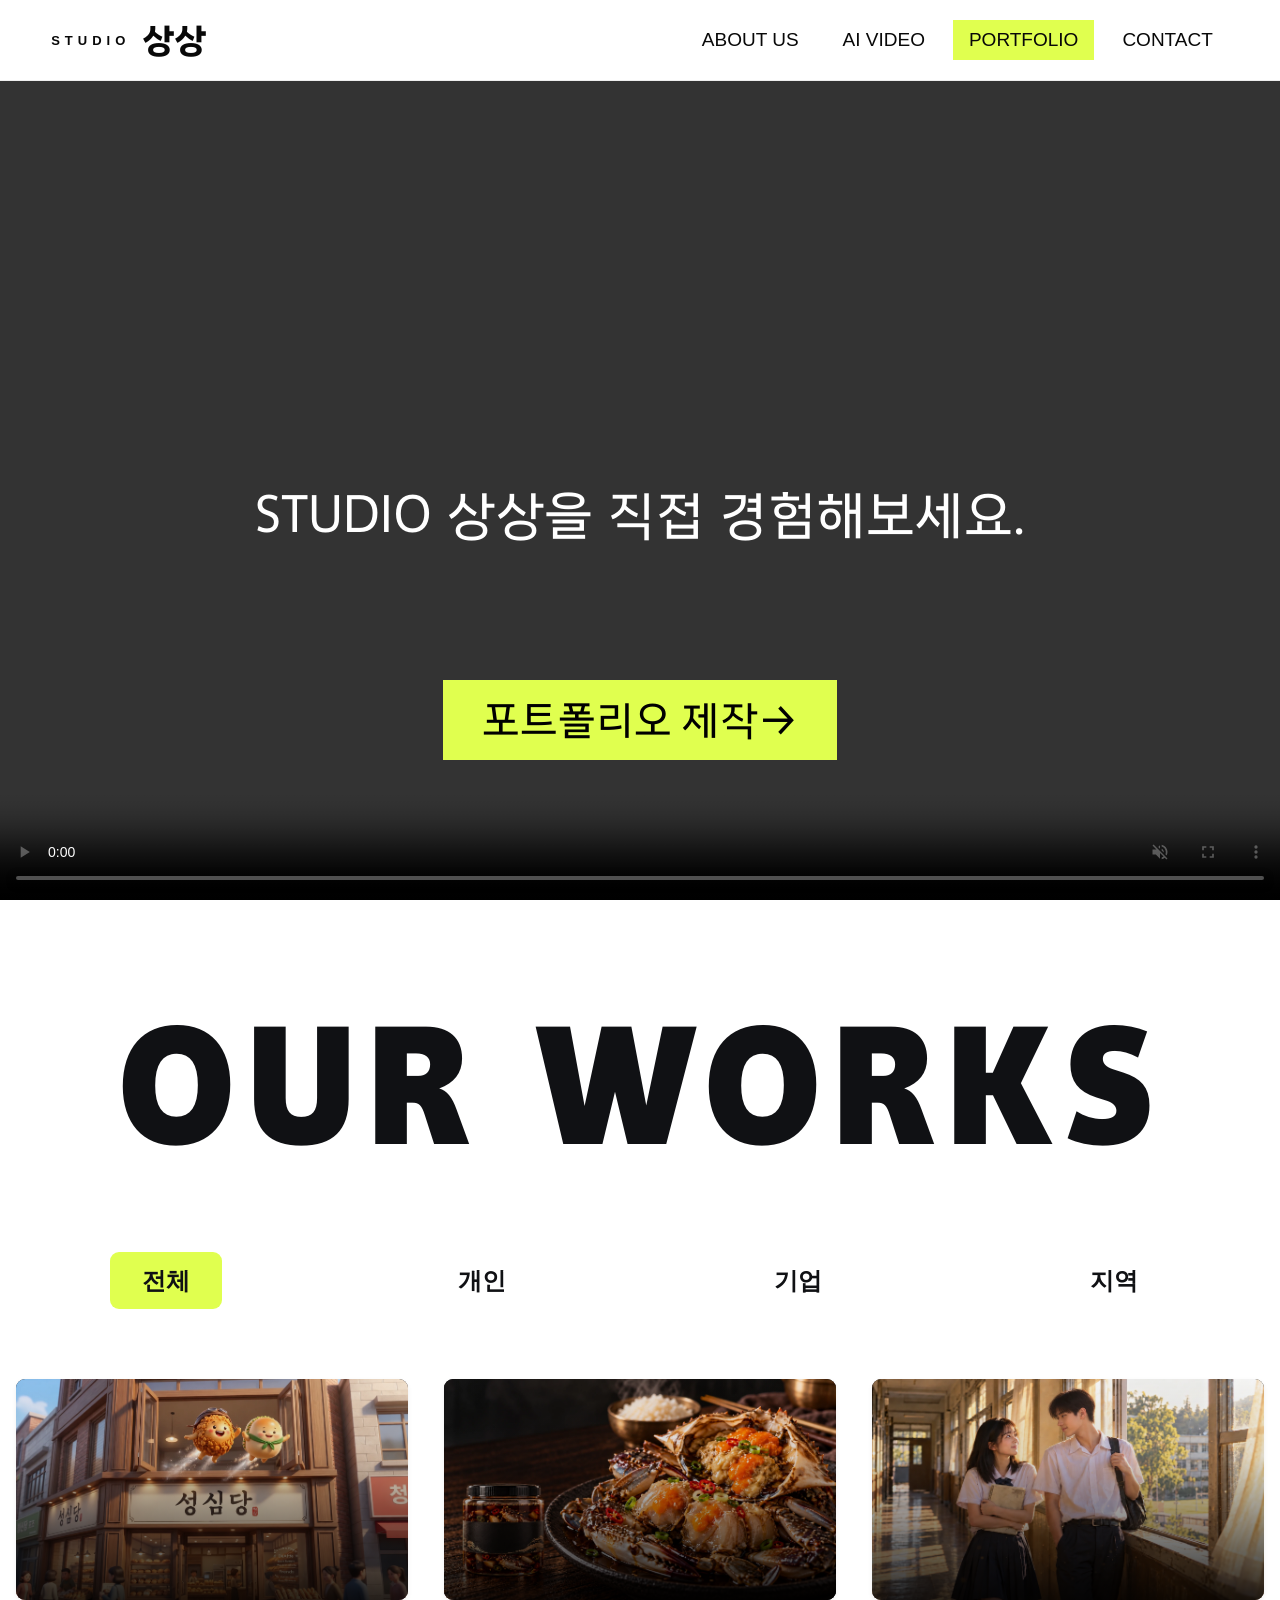
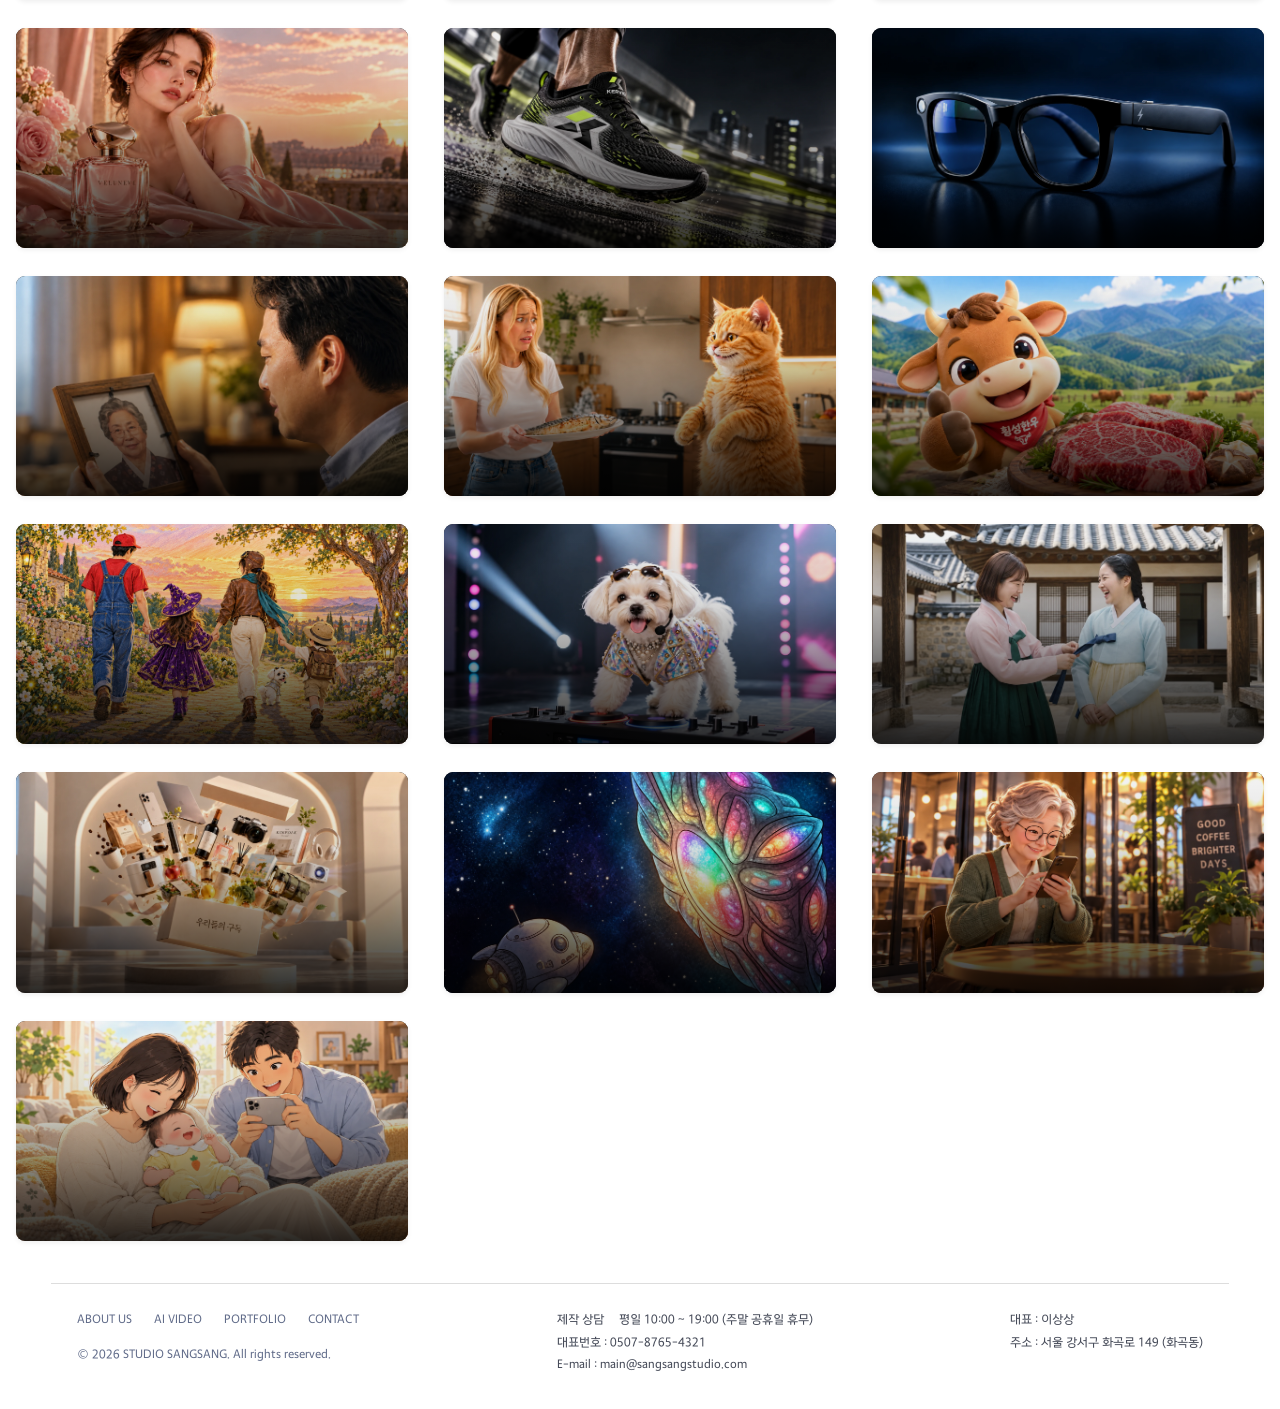
<file: portfolio/index.html>
<!doctype html>
<html lang="ko">
<head>
<meta charset="utf-8">
<meta name="viewport" content="width=device-width, initial-scale=1">
<title>STUDIO 상상 | Portfolio</title>
<link rel="stylesheet" href="../reset.css?v=20261021f"><style>
:root{--lime:#e0ff4f;--ink:#101114;--muted:#70737d;--line:#dfe2e8}
body{background:#fff;color:var(--ink);font-family:Arial,"Noto Sans KR","Malgun Gothic",sans-serif}
a{color:inherit;text-decoration:none}
.site-header{height:86px;max-width:1440px;margin:auto;padding:0 4.2%;display:flex;align-items:center;justify-content:space-between}
.brand{font-size:13px;letter-spacing:.22em;font-weight:800;display:flex;align-items:center;gap:10px}
.brand strong{font-size:31px;letter-spacing:-.08em;font-weight:950}
nav{display:flex;gap:34px;align-items:center;font-size:13px;font-weight:700}
nav a{padding:12px 17px;border-radius:7px;transition:.22s}
nav a:hover,nav a.active{background:var(--lime);color:#111}
main{max-width:1440px;margin:auto;padding:16px 2.2% 0}
.hero{display:flex;flex-direction:column;align-items:center;text-align:center;gap:28px;padding:22px 2% 42px}
.hero-copy{width:100%;display:flex;flex-direction:column;align-items:center}
.hero-copy h1{font-size:clamp(34px,4.2vw,58px);line-height:1.12;letter-spacing:-.065em;margin:0 0 20px;font-weight:950}
.hero-copy p{font-size:clamp(16px,1.5vw,20px);line-height:1.65;margin:0 0 28px;color:#292b30;letter-spacing:-.04em}
.cta{display:inline-flex;align-items:center;gap:18px;background:var(--lime);color:#111;padding:16px 25px;border-radius:8px;font-size:18px;font-weight:900;transition:background .22s,color .22s,transform .2s,box-shadow .2s}
.cta:hover,.cta:focus-visible{background:#111;color:#fff;transform:translateY(-3px);box-shadow:0 9px 24px #0002;outline:none}
.cta span{font-size:25px}
.hero-visual{width:min(100%,1040px);border-radius:9px;overflow:hidden;box-shadow:0 5px 18px #1112;background:#0a111a}
.hero-visual img{display:block;width:100%;height:auto;aspect-ratio:auto;object-fit:contain;image-rendering:auto}
.portfolio{scroll-margin-top:18px}
.section-heading{text-align:center;margin:8px auto 27px}
.section-heading h2{font-size:clamp(26px,3vw,38px);letter-spacing:-.06em;margin:0 0 10px;font-weight:950}
.section-heading p{margin:0;color:var(--muted);font-size:15px}
.filters{display:grid;grid-template-columns:repeat(4,1fr);margin:0 2% 26px;border-bottom:1px solid var(--line)}
.filter{position:relative;border:0;background:transparent;padding:15px 8px 19px;font:800 24px inherit;font-size:24px;font-weight:900;cursor:pointer;transition:background .2s,color .2s}
.filter:not(:last-child):after{content:"";position:absolute;right:0;top:23%;height:52%;width:1px;background:#c8cde0}
.filter:before{content:"";position:absolute;bottom:0;left:30%;right:30%;height:5px;background:transparent;transition:.2s}
.filter:hover,.filter:focus-visible{background:#111;color:#fff;outline:none}
.filter.active:before{background:var(--lime)}
.filter.active:hover:before{background:#fff}
.portfolio-grid{display:grid;grid-template-columns:repeat(3,minmax(0,1fr));gap:16px 14px;padding:0 0 42px}
.portfolio-card{position:relative;isolation:isolate;overflow:hidden;border-radius:9px;aspect-ratio:1.78/1;background:#17191e;cursor:pointer;outline:none;box-shadow:0 2px 5px #0001}
.portfolio-card img{position:absolute;inset:0;width:100%;height:100%;object-fit:cover;transition:transform .55s cubic-bezier(.2,.7,.2,1),filter .35s}
.card-shade{position:absolute;inset:0;background:linear-gradient(0deg,rgba(0,0,0,.83) 0%,rgba(0,0,0,.12) 65%,rgba(0,0,0,.04) 100%);transition:background .35s}
.card-copy{position:absolute;inset:0;display:flex;flex-direction:column;align-items:center;justify-content:center;text-align:center;padding:20px;color:#fff;transform:translateY(8px);opacity:0;transition:transform .35s,opacity .35s}
.card-copy h3{font-size:clamp(17px,1.8vw,23px);line-height:1.3;letter-spacing:-.05em;margin:0 0 8px;font-weight:950;text-shadow:0 2px 5px #0009}
.portfolio-card:hover img,.portfolio-card:focus-visible img{transform:scale(1.055);filter:brightness(.42)}
.portfolio-card:hover .card-shade,.portfolio-card:focus-visible .card-shade{background:rgba(0,0,0,.2)}
.portfolio-card:hover .card-copy,.portfolio-card:focus-visible .card-copy{transform:translateY(0);opacity:1}
footer{border-top:1px solid var(--line);padding:24px 2% 32px;display:flex;justify-content:space-between;gap:24px;color:#606b89;font-size:12px;line-height:1.9}
.footer-links{display:flex;gap:22px;flex-wrap:wrap}
.footer-contact{color:#444957}
@media(max-width:760px){
 .site-header{height:auto;padding:20px 5%;align-items:flex-start;gap:18px;flex-direction:column}
 nav{width:100%;gap:5px;justify-content:space-between;flex-wrap:wrap}
 nav a{padding:9px 10px;font-size:11px}
 .brand strong{font-size:27px}
 main{padding:8px 4% 0}
 .hero{gap:24px;padding:12px 0 32px}
 .hero-copy h1{font-size:clamp(34px,9vw,48px)}
 .hero-copy p{font-size:16px}
 .cta{font-size:16px;padding:14px 19px}
 .section-heading{margin-bottom:20px}
 .section-heading p{font-size:13px}
 .filters{margin:0 0 18px}
 .filter{font-size:17px;padding:14px 4px 16px}
 .portfolio-grid{grid-template-columns:repeat(2,minmax(0,1fr));gap:10px;padding-bottom:28px}
 .portfolio-card{aspect-ratio:1.15/1}
 .card-copy{left:12px;right:10px;bottom:11px}
 .card-copy h3{font-size:15px}
 footer{flex-direction:column;padding:20px 0 28px}
}
@media(max-width:420px){.portfolio-grid{grid-template-columns:1fr}.portfolio-card{aspect-ratio:1.65/1}.filter{font-size:15px}}
@media(prefers-reduced-motion:reduce){*,*:before,*:after{scroll-behavior:auto!important;transition:none!important}}
/* 첫 화면 소개 / 스크롤 다음 편집 이미지 */
main{padding-top:0}
.hero{min-height:calc(100svh - 86px);justify-content:center;padding:48px 2% 64px;gap:0}
.hero-copy h1{font-size:clamp(38px,5.2vw,76px);line-height:1.2;margin-bottom:28px;word-break:keep-all}
.hero-copy p{font-size:clamp(17px,1.8vw,24px);line-height:1.65;margin-bottom:36px;word-break:keep-all}
.cta{border-radius:999px}
.editing-section{padding:48px 2% 72px;scroll-margin-top:24px}
.hero-visual{width:min(100%,1200px);margin:0 auto}
.filters{display:flex;align-items:center;justify-content:center;gap:clamp(12px,5vw,80px);border:0;margin:0 2% 36px}
.filter{flex:0 0 auto;border:0;border-radius:999px;padding:12px 32px;font-family:inherit;font-size:24px;font-weight:800;line-height:1.4;background:transparent;color:var(--ink);transition:background .2s,color .2s}
.filter::before,.filter::after,.filter:not(:last-child)::after{content:none;display:none}
.filter:hover,.filter:focus-visible,.filter.active{background:var(--lime);color:var(--ink)}
.filter:focus-visible{outline:2px solid var(--ink);outline-offset:4px}
@media(max-width:760px){
 .site-header{height:126px;padding:16px 5%;gap:10px;justify-content:center}
 nav{flex-wrap:nowrap;gap:0}
 nav a{padding:9px 6px;font-size:10px}
 main{padding-top:0}
 .hero{min-height:calc(100svh - 126px);padding:32px 0 44px}
 .hero-copy h1{font-size:clamp(32px,8vw,52px);margin-bottom:22px}
 .hero-copy p{font-size:16px;margin-bottom:28px}
 .editing-section{padding:28px 0 44px}
 .filters{gap:8px;margin:0 0 26px;justify-content:space-evenly}
 .filter{font-size:17px;padding:10px 18px}
}
@media(max-width:360px){.filter{font-size:15px;padding:9px 14px}}
@media(max-height:600px) and (min-width:761px){
 .hero{padding:24px 0}
 .hero-copy h1{font-size:42px;margin-bottom:16px}
 .hero-copy p{font-size:17px;margin-bottom:20px}
 .cta{padding:12px 22px;font-size:16px}
}
/* 제작 문의 버튼 및 분류 메뉴 모서리 조정 */
.cta{background:var(--lime);border-radius:7px}
.filter{border-radius:9px}
/* 파일명 오버레이를 모든 화면에서 이미지 정중앙에 표시 */
.portfolio-card .card-copy{inset:0;align-items:center;justify-content:center;text-align:center;padding:20px}
.portfolio-card .card-copy h3{margin:0;word-break:keep-all;overflow-wrap:anywhere}
.portfolio-card[hidden]{display:none}

/* 통일된 강조 색상과 프로젝트 상세창 */
.cta,.cta:hover,.cta:focus-visible{background:var(--lime);color:var(--ink)}
.project-dialog{border:0;border-radius:18px;padding:54px 40px 36px;width:min(860px,calc(100% - 32px));max-height:calc(100dvh - 40px);overflow:auto;overscroll-behavior:contain;color:var(--ink);background:#fff;box-shadow:0 24px 100px #0004}
.project-dialog::backdrop{background:rgba(8,12,18,.74)}
.project-close{position:absolute;top:12px;right:14px;border:0;border-radius:7px;background:var(--lime);color:var(--ink);padding:8px 12px;font:700 14px inherit;cursor:pointer}
.project-close:focus-visible{outline:2px solid #111;outline-offset:3px}
.project-image{display:block;width:100%;height:auto;max-height:48dvh;object-fit:contain;border-radius:9px}
.project-label{display:flex;align-items:center;justify-content:center;gap:16px;font-size:14px;font-weight:800;margin:26px 0 12px}
.project-label::before,.project-label::after{content:'';height:2px;width:40px;background:var(--lime)}
.project-dialog h2{text-align:center;font-size:clamp(23px,3vw,36px);line-height:1.4;letter-spacing:-.05em;word-break:keep-all;margin:0 0 24px}
.project-overview{border-top:1px solid var(--line);text-align:center}
.project-overview p{font-size:clamp(16px,1.8vw,19px);line-height:1.85;word-break:keep-all;margin:0}
@media(max-width:600px){.project-dialog{padding:54px 20px 28px;border-radius:12px;max-height:calc(100dvh - 24px)}.project-label{margin-top:22px}}


.project-close{background:transparent;color:#999ba3;width:44px;height:44px;padding:10px;top:8px;right:8px;display:flex;align-items:center;justify-content:center}
.project-close:hover{background:transparent;color:#333}
.project-dialog{padding:50px 30px 30px}
.project-image{max-height:34dvh}
.project-dialog h2{margin-bottom:18px;font-size:clamp(23px,2.5vw,34px)}
.project-label{margin:20px 0 12px}
.project-uses{border-top:1px solid var(--line);margin-top:20px}
.use-grid{display:grid;grid-template-columns:repeat(4,minmax(0,1fr));gap:14px}
.use-card{margin:0;border-radius:9px;overflow:hidden;background:var(--lime)}
.use-image{position:relative;aspect-ratio:178/116;overflow:hidden;background:#eee}
.use-image img{position:absolute;max-width:none;height:auto;display:block}
.use-card figcaption{text-align:center;padding:11px 4px;font-size:14px;line-height:1.4;font-weight:700;word-break:keep-all}
@media(max-width:600px){.project-dialog{padding:50px 20px 24px}.use-grid{grid-template-columns:repeat(2,minmax(0,1fr));gap:12px}.use-card figcaption{font-size:13px}.project-image{max-height:32dvh}}

/* 첨부 원본 전체를 잘림이나 재구성 없이 표시 */
dialog.project-dialog{padding:0;border:0;border-radius:0;background:transparent;box-shadow:none;width:min(100vw,calc(100dvh * var(--original-ratio,1.454)));max-width:100vw;max-height:100dvh;overflow:visible;margin:auto}
.original-project{display:block;width:100%;height:auto;max-height:100dvh;object-fit:contain}
dialog.project-dialog .project-close{position:absolute;left:73.4%;top:12.6%;width:3%;height:3.5%;min-width:0;padding:0;border:0;border-radius:0;background:transparent;color:transparent;cursor:pointer}
dialog.project-dialog .project-close:hover{background:transparent}
dialog.project-dialog .project-close:focus-visible{outline:2px solid #777;outline-offset:1px}

/* 원본 속 흰 상세창만 표시: 내부 이미지·문구·여백 유지 */
dialog.project-dialog{width:min(818px,calc(100vw - 24px),calc((100dvh - 24px) * 818 / 865));max-height:none;overflow:hidden;border-radius:18px}
.original-panel{position:relative;width:100%;aspect-ratio:818/865;overflow:hidden}
.original-panel .original-project{position:absolute;display:block;max-width:none;max-height:none;height:auto;left:calc(-347 / 818 * 100%);top:calc(-119 / 865 * 100%);object-fit:initial}
dialog.project-dialog .project-close{left:93.2%;top:1.1%;width:5.5%;height:4.5%;padding:0;background:transparent}
@media(max-width:600px){dialog.project-dialog{border-radius:9px}}

dialog.project-dialog.image-only{width:min(1100px,calc(100vw - 32px));background:#fff;padding:44px 16px 16px;border-radius:12px}
.image-only .original-panel{aspect-ratio:auto;overflow:visible}
.image-only .original-panel .original-project{position:static;width:100%;max-height:calc(100dvh - 100px);height:auto;object-fit:contain}
dialog.project-dialog.image-only .project-close{left:auto;right:6px;top:3px;width:40px;height:38px;color:#888}
.image-only .project-close::before,.image-only .project-close::after{content:'';position:absolute;left:19px;top:8px;width:1.5px;height:23px;background:#999;transform:rotate(45deg)}
.image-only .project-close::after{transform:rotate(-45deg)}
dialog.project-dialog:not(.image-only){width:min(var(--panel-width,818px),calc(100vw - 24px),calc((100dvh - 24px) * var(--panel-ratio,.9457)))}

.clean-player{position:absolute;overflow:hidden;border-radius:10px;background:#111}
.clean-player>img{display:block;width:100%;height:100%;object-fit:cover}
.center-play{position:absolute;left:50%;top:50%;transform:translate(-50%,-50%);width:12%;aspect-ratio:1;display:grid;place-items:center;border:2px solid #fff;border-radius:50%;background:#0005;color:#fff;box-shadow:0 2px 10px #0002;pointer-events:none}
.center-play svg{width:60%;height:60%}
.image-only .clean-player{display:none}

.video-trigger{position:absolute;inset:0;width:100%;height:100%;padding:0;border:0;background:transparent;cursor:pointer;border-radius:10px}
.video-trigger:focus-visible{outline:3px solid var(--lime);outline-offset:-4px}
.video-trigger[hidden]{display:none}
#video-dialog{width:min(1120px,calc(100vw - 32px));max-width:none;max-height:calc(100dvh - 24px);padding:42px 12px 12px;border:0;border-radius:12px;background:#111;overflow:hidden}
#video-dialog::backdrop{background:#000d}
#video-dialog video{display:block;width:100%;max-height:calc(100dvh - 100px);background:#000}
.video-close{position:absolute;right:8px;top:3px;width:38px;height:36px;border:0;background:transparent;color:#fff;font-size:30px;cursor:pointer}

dialog.project-dialog.standalone-detail:not(.image-only){width:min(850px,calc(100vw - 24px),calc((100dvh - 24px) * var(--panel-ratio)));background:#fff}
dialog.standalone-detail .project-close{left:auto;right:4%;top:1.8%;width:5%;height:4%;z-index:2}
dialog.draw-close .project-close{right:1%;top:.5%;width:32px;height:32px}
dialog.draw-close .project-close::before,dialog.draw-close .project-close::after{content:'';position:absolute;left:15px;top:5px;width:1.5px;height:22px;background:#999;transform:rotate(45deg)}
dialog.draw-close .project-close::after{transform:rotate(-45deg)}

/* 모든 상세창의 표시 너비 통일, 새 원본의 테두리는 표시 영역에서 제외 */
dialog.project-dialog:not(.image-only),dialog.project-dialog.standalone-detail:not(.image-only){width:min(818px,calc(100vw - 24px));max-height:calc(100dvh - 24px);overflow:auto;border:0;background:#fff;border-radius:16px;scrollbar-width:thin}

/* Shared video-image size and an always accessible real close control. */
dialog.project-dialog:not(.image-only),dialog.project-dialog.standalone-detail:not(.image-only){width:min(818px,calc(100vw - 24px));padding:0 24px 20px;overflow-y:auto}
.detail-close-bar{position:sticky;top:0;height:46px;display:flex;justify-content:flex-end;align-items:center;background:#fff;z-index:20}
dialog.project-dialog .detail-close-bar .project-close{position:static;display:grid;place-items:center;width:44px;height:44px;min-width:44px;padding:10px;border:0;border-radius:6px;color:#85858d;background:#fff;cursor:pointer;pointer-events:auto;z-index:21}
dialog.project-dialog .detail-close-bar .project-close:hover{color:#111;background:#f2f2f2}
dialog.project-dialog .detail-close-bar .project-close::before,dialog.project-dialog .detail-close-bar .project-close::after{display:none;content:none}
.detail-close-bar .project-close svg{display:block;width:24px;height:24px;pointer-events:none}
dialog.project-dialog .clean-player{position:relative;inset:auto;width:100%;height:auto;aspect-ratio:16/9;flex:none;margin:0;border-radius:9px}
dialog.project-dialog .original-panel{width:100%;margin:0;position:relative;overflow:hidden}
@media(max-width:600px){dialog.project-dialog:not(.image-only),dialog.project-dialog.standalone-detail:not(.image-only){padding:0 12px 12px}}
dialog.project-dialog.image-only .clean-player{display:none}dialog.project-dialog.image-only{padding:0 16px 16px;background:#fff}dialog.project-dialog.image-only .original-panel{aspect-ratio:auto!important}
</style>
<link rel="stylesheet" href="../site-header.css?v=20261021f"></head>
<body data-site-page="portfolio"><script src="../site-header.js?v=20261021f"></script><script src="../scene-scroll.js?v=20261021f"></script>
<header class="site-header">
  <a class="brand" href="#" aria-label="STUDIO 상상 홈">STUDIO <strong>상상</strong></a>
  <nav aria-label="메인 메뉴">
    <a href="#about">ABOUT US</a><a href="#ai-video">AI VIDEO</a><a class="active" href="#portfolio">PORTFOLIO</a><a href="#contact">CONTACT</a>
  </nav>
</header>
<main>
  <section class="hero" id="about">
    <video class="portfolio-banner-video" src="videos/portfolio-main-banner.mp4" autoplay muted playsinline preload="auto" aria-label="포트폴리오 메인 배너 영상"></video>
    <div class="hero-copy">
      <h1>말보다 확실한 결과물</h1>
      <p>STUDIO 상상을 직접 경험해보세요.</p>
      <a class="cta" href="#contact">포트폴리오 제작<span>→</span></a>
    </div>
  </section>

  <section class="portfolio" id="portfolio">
    <h2 class="our-works-heading">OUR WORKS</h2>
    <div class="filters" role="group" aria-label="포트폴리오 분류">
      <button class="filter active" type="button" data-filter="전체" aria-pressed="true">전체</button>
      <button class="filter" type="button" data-filter="개인" aria-pressed="false">개인</button>
      <button class="filter" type="button" data-filter="기업" aria-pressed="false">기업</button>
      <button class="filter" type="button" data-filter="지역" aria-pressed="false">지역</button>
    </div>
    <div class="portfolio-grid" id="portfolioGrid">
<article class="portfolio-card" data-project-index="17" role="button" aria-haspopup="dialog" aria-controls="project-dialog" data-category="지역" tabindex="0" aria-label="달콤한 대전여행" title="달콤한 대전여행"><img src="posters/daejeon.webp" alt="달콤한 대전여행" loading="lazy"><div class="card-shade"></div><div class="card-copy"><h3>달콤한 대전여행</h3></div></article>
      <article class="portfolio-card" data-project-index="0" role="button" aria-haspopup="dialog" aria-controls="project-dialog" data-category="개인" tabindex="0" aria-label="게온담, 바다의 깊은 맛을 담다">
        <img src="optimized-images/35fdb40330f99c79.webp" alt="게온담, 바다의 깊은 맛을 담다" loading="lazy">
        <div class="card-shade"></div>
        <div class="card-copy"><h3>게온담, 바다의 깊은 맛을 담다</h3></div>
      </article>
      <article class="portfolio-card" data-project-index="1" role="button" aria-haspopup="dialog" aria-controls="project-dialog" data-category="개인" tabindex="0" aria-label="너에게 기울던 오후">
        <img src="optimized-images/35fc4b7bef769845.webp" alt="너에게 기울던 오후" loading="lazy">
        <div class="card-shade"></div>
        <div class="card-copy"><h3>너에게 기울던 오후</h3></div>
      </article>
      <article class="portfolio-card" data-project-index="2" role="button" aria-haspopup="dialog" aria-controls="project-dialog" data-category="기업" tabindex="0" aria-label="벨루네브, 향기를 영상으로 담다">
        <img src="optimized-images/617885f8181e3038.webp" alt="벨루네브, 향기를 영상으로 담다" loading="lazy">
        <div class="card-shade"></div>
        <div class="card-copy"><h3>벨루네브, 향기를 영상으로 담다</h3></div>
      </article>
      <article class="portfolio-card" data-project-index="3" role="button" aria-haspopup="dialog" aria-controls="project-dialog" data-category="기업" tabindex="0" aria-label="케르빅, 다음 기록을 향한 질주">
        <img src="optimized-images/fdd26e51a53542ea.webp" alt="케르빅, 다음 기록을 향한 질주" loading="lazy">
        <div class="card-shade"></div>
        <div class="card-copy"><h3>케르빅, 다음 기록을 향한 질주</h3></div>
      </article>
      
      
<article class="portfolio-card" data-project-index="6" role="button" aria-haspopup="dialog" aria-controls="project-dialog" data-category="기업" tabindex="0" aria-label="Ai 안경 홍보"><img src="optimized-images/30c38dd6ed5e95ea.webp" alt="Ai 안경 홍보" loading="lazy"><div class="card-shade"></div><div class="card-copy"><h3>Ai 안경 홍보</h3></div></article>
<article class="portfolio-card" data-project-index="7" role="button" aria-haspopup="dialog" aria-controls="project-dialog" data-category="개인" tabindex="0" aria-label="가족사진, 소중한 추억을 영상으로"><img src="optimized-images/724869fa6028d4f3.webp" alt="가족사진, 소중한 추억을 영상으로" loading="lazy"><div class="card-shade"></div><div class="card-copy"><h3>가족사진, 소중한 추억을 영상으로</h3></div></article>
<article class="portfolio-card" data-project-index="8" role="button" aria-haspopup="dialog" aria-controls="project-dialog" data-category="개인" tabindex="0" aria-label="나만의 창작 이야기"><img src="optimized-images/b179a91b592619fb.webp" alt="나만의 창작 이야기" loading="lazy"><div class="card-shade"></div><div class="card-copy"><h3>나만의 창작 이야기</h3></div></article>
<article class="portfolio-card" data-project-index="9" role="button" aria-haspopup="dialog" aria-controls="project-dialog" data-category="지역" tabindex="0" aria-label="횡성 한우 지역 홍보"><img src="optimized-images/2c19651e7adfa609.webp" alt="횡성 한우 지역 홍보" loading="lazy"><div class="card-shade"></div><div class="card-copy"><h3>횡성 한우 지역 홍보</h3></div></article>
<article class="portfolio-card" data-project-index="10" role="button" aria-haspopup="dialog" aria-controls="project-dialog" data-category="개인" tabindex="0" aria-label="마법 같은 날들을 선물해 주신 부모님께"><img src="optimized-images/172d4290c992f19a.webp" alt="마법 같은 날들을 선물해 주신 부모님께" loading="lazy"><div class="card-shade"></div><div class="card-copy"><h3>마법 같은 날들을 선물해 주신 부모님께</h3></div></article>
<article class="portfolio-card" data-project-index="11" role="button" aria-haspopup="dialog" aria-controls="project-dialog" data-category="개인" tabindex="0" aria-label="우리 집 강아지가 아이돌이 되었다"><img src="optimized-images/e812aea44a4503e3.webp" alt="우리 집 강아지가 아이돌이 되었다" loading="lazy"><div class="card-shade"></div><div class="card-copy"><h3>우리 집 강아지가 아이돌이 되었다</h3></div></article>
<article class="portfolio-card" data-project-index="12" role="button" aria-haspopup="dialog" aria-controls="project-dialog" data-category="지역" tabindex="0" aria-label="우리가 알던 경주와 다른 경주를 만나다"><img src="optimized-images/7861f074b89cc67d.webp" alt="우리가 알던 경주와 다른 경주를 만나다" loading="lazy"><div class="card-shade"></div><div class="card-copy"><h3>우리가 알던 경주와 다른 경주를 만나다</h3></div></article>
<article class="portfolio-card" data-project-index="13" role="button" aria-haspopup="dialog" aria-controls="project-dialog" data-category="기업" tabindex="0" aria-label="우리들의 구독"><img src="optimized-images/94e7a6a0067253e3.webp" alt="우리들의 구독" loading="lazy"><div class="card-shade"></div><div class="card-copy"><h3>우리들의 구독</h3></div></article>
<article class="portfolio-card" data-project-index="14" role="button" aria-haspopup="dialog" aria-controls="project-dialog" data-category="지역" tabindex="0" aria-label="책을 읽읍시다"><img src="optimized-images/5d0f7d0d9aca4993.webp" alt="책을 읽읍시다" loading="lazy"><div class="card-shade"></div><div class="card-copy"><h3>책을 읽읍시다</h3></div></article>
<article class="portfolio-card" data-project-index="15" role="button" aria-haspopup="dialog" aria-controls="project-dialog" data-category="지역" tabindex="0" aria-label="배움으로 가까워지는 디지털세상"><img src="optimized-images/7c47a875caf38893.webp" alt="배움으로 가까워지는 디지털세상" loading="lazy"><div class="card-shade"></div><div class="card-copy"><h3>배움으로 가까워지는 디지털세상</h3></div></article>
<article class="portfolio-card" data-project-index="16" role="button" aria-haspopup="dialog" aria-controls="project-dialog" data-category="기업" tabindex="0" aria-label="작아진 옷 이어지는 이야기"><img src="optimized-images/5d3cda966bc9a4a4.webp" alt="작아진 옷 이어지는 이야기" loading="lazy"><div class="card-shade"></div><div class="card-copy"><h3>작아진 옷 이어지는 이야기</h3></div></article>
    
    </div>
  </section>
  <footer id="contact">
    <div>
      <div class="footer-links"><a href="#about">ABOUT US</a><a href="#ai-video">AI VIDEO</a><a href="#portfolio">PORTFOLIO</a><a href="#contact">CONTACT</a></div>
      <p>© 2026 STUDIO SANGSANG. All rights reserved.</p>
    </div>
    <div class="footer-contact">제작 상담　 평일 10:00 ~ 19:00 (주말, 공휴일 휴무)<br>대표번호 : 0507-8765-4321<br>E-mail : main@sangsangstudio.com</div>
    <div class="footer-contact">대표 : 이상상<br>주소 : 서울 강서구 화곡로 149 (화곡동)</div>
  </footer>
</main>
<dialog class="project-dialog" id="project-dialog" aria-label="프로젝트 상세 이미지">
<div class="original-panel"><img class="original-project" alt=""><div class="clean-player"><img alt=""><span class="center-play" aria-hidden="true"><svg viewBox="0 0 32 32"><path d="M10 5L27 16 10 27Z" fill="currentColor"/></svg></span></div></div>
<button type="button" class="project-close" aria-label="프로젝트 상세 닫기" autofocus></button>
</dialog>
<script>
const filterButtons = [...document.querySelectorAll('.filter')];
const cards = [...document.querySelectorAll('.portfolio-card')];
filterButtons.forEach(button => {
  button.addEventListener('click', () => {
    const selected = button.dataset.filter;
    filterButtons.forEach(item => {
      const active = item === button;
      item.classList.toggle('active', active);
      item.setAttribute('aria-pressed', String(active));
    });
    cards.forEach(card => {
      card.hidden = selected !== '전체' && card.dataset.category !== selected;
    });
  });
});

const useProjects=[{"src":"optimized-images/837a69adc760f25b.webp","width":1512,"height":1040,"y":790,"labels":["식품·제품 광고","브랜드 홍보 영상","온라인몰 상세페이지","SNS·숏폼 콘텐츠"]},{"src":"optimized-images/dda8d5622231e222.webp","width":1513,"height":1040,"y":790,"labels":["웹드라마 예고편","SNS 숏폼 티저","플랫폼 대표 썸네일","캐릭터·OST 홍보"]},{"src":"optimized-images/487f39788d717850.webp","width":1512,"height":1040,"y":800,"labels":["향수·뷰티 광고","브랜드 홍보 영상","신제품 론칭","SNS·숏폼 콘텐츠"]},{"src":"optimized-images/45bbd3f05b8f3852.webp","width":1512,"height":1040,"y":800,"labels":["스포츠·제품 광고","브랜드 캠페인","신제품 론칭","SNS·숏폼 콘텐츠"]},{"src":"optimized-images/30a182c58166a36b.webp","width":1512,"height":1040,"y":800,"labels":["지역 관광 홍보","지역 축제 안내","특산물·상권 홍보","SNS·숏폼 콘텐츠"]},{"src":"optimized-images/f481e7be1dfcfd21.webp","width":1512,"height":1040,"y":800,"labels":["지역 관광 홍보","지역 축제 안내","문화·명소 소개","SNS·숏폼 콘텐츠"]}];
useProjects.push(...[{"src":"optimized-images/854fff77f8c307dc.webp","width":1512,"height":1040,"crop":[347,118,818,866]},{"src":"optimized-images/b2750a0943736869.webp","width":1512,"height":1040,"crop":[350,117,816,869]},{"src":"optimized-images/5a47af98df094b81.webp","width":1512,"height":1040,"crop":[343,113,818,870]},{"src":"optimized-images/75b32769ee7607c2.webp","width":1513,"height":1040,"crop":[347,117,820,867]}]);
useProjects.push(...[{"src":"optimized-images/c5422a9130f26f14.webp","width":2400,"height":2736,"crop":[0,0,2400,2736],"player":[136.95652173913044,122.28843861740167,2122.826086956522,1193.5351609058403],"standalone":true,"hasClose":false},{"src":"optimized-images/3214dfc47248e08f.webp","width":2400,"height":2792,"crop":[0,0,2400,2792],"player":[138.36650652024707,121.82075471698113,2121.619766643789,1249.4858490566037],"standalone":true,"hasClose":false},{"src":"optimized-images/d2a7e83b7eebb35d.webp","width":1211,"height":1299,"crop":[0,0,1211,1299],"player":[59,75,1092,482.99999999999994],"standalone":true,"hasClose":true},{"src":"optimized-images/f024f5db0e6ed16b.webp","width":1189,"height":1323,"crop":[0,0,1189,1323],"player":[63,57,1064,547],"standalone":true,"hasClose":false},{"src":"optimized-images/b7f513d1d0571ad6.webp","width":1223,"height":1286,"crop":[0,0,1223,1286],"player":[89,75,1046,486],"standalone":true,"hasClose":true}]);
const borderlessCrops=[[0.029211956521739132,0.021454112038140644,0.9415760869565217,0.9570917759237187],[0.029512697323266987,0.02122641509433962,0.940974605353466,0.9575471698113207],[0.028075970272502065,0.020015396458814474,0.9438480594549958,0.9607390300230947],[0.03280067283431455,0.021164021164021163,0.9335576114381834,0.9576719576719577],[0.0482420278004906,0.019440124416796267,0.9035159443990188,0.9564541213063764]];
useProjects.slice(10,15).forEach((project,i)=>{const r=borderlessCrops[i];project.crop=r.map((v,j)=>v*(j%2===0?project.width:project.height));});
useProjects.push(...[{"src":"optimized-images/660e34ef520895c3.webp","width":1223,"height":1286,"crop":[25,30,1171,1228],"player":[70,71,1082,504],"standalone":true,"hasClose":false},{"src":"optimized-images/07d1e5a4e95dfa15.webp","width":1205,"height":1305,"crop":[47,61,1111,1218],"player":[59,77,1087,540],"standalone":true,"hasClose":false}]);
useProjects[17]={"src":"projects/daejeon.webp","width":1513,"height":1039,"crop":[347,120,819,864],"player":[398,177,718,325]};
const descriptions=["윤기 나는 간장게장과 정갈한 상차림을 통해 식품 브랜드의 깊은 맛과 정성을 전하는 광고 영상 프로젝트입니다.","한 시절의 설렘과 우정을 담은 감성 웹드라마 예고편 프로젝트입니다. 따뜻한 오후의 빛과 두 주인공의 시선으로 풋풋한 첫사랑의 순간을 그렸습니다.","로즈핑크와 샴페인 골드의 우아한 무드를 바탕으로 향수 브랜드의 매력을 전하는 광고 영상 프로젝트입니다.","역동적인 러닝 장면과 제품 클로즈업을 통해 스포츠 브랜드의 에너지와 도전 정신을 전하는 광고 영상 프로젝트입니다.","친근한 빵 캐릭터와 대전의 명소를 생생하게 담아 도시의 매력과 여행의 즐거움을 전하는 지역 홍보 영상 프로젝트입니다.","83타워를 모티브로 한 캐릭터 팔삼이와 함께 대구의 명소와 이야기를 친근하게 전하는 지역 홍보 영상 프로젝트입니다."];
const projectDialog=document.getElementById('project-dialog');
const projectImage=projectDialog.querySelector('.original-project');
let returnCard=null;
let previousOverflow='';
let previousScroll=0;
function openProject(card,index){
  if(projectDialog.open)return;
  returnCard=card;
  previousScroll=window.scrollY;
  previousOverflow=document.documentElement.style.overflow;
  const project=useProjects[index];
  projectDialog.classList.toggle('standalone-detail',!!project?.standalone);
  projectDialog.classList.toggle('draw-close',!!project?.standalone&&!project.hasClose);
  projectDialog.classList.toggle('image-only',!project);
  if(!project){
    projectImage.src=card.querySelector('img').src;
    projectImage.alt=card.querySelector('h3').textContent;
    projectImage.style.width='100%';projectImage.style.left='0';projectImage.style.top='0';projectDialog.querySelector('.original-panel').style.aspectRatio='auto';
    document.documentElement.style.overflow='hidden';
    projectDialog.showModal();projectDialog.scrollTop=0;return;
  }
  projectImage.src=project.src;
  projectImage.alt=card.querySelector('h3').textContent+' — 프로젝트명, 프로젝트 개요 및 주요 활용 사례 원본';
  const [x,y,w,h]=project.crop||[347,119,818,865];
  projectDialog.style.setProperty('--panel-ratio',w/h);
  projectDialog.style.setProperty('--panel-width',w+'px');
  projectDialog.querySelector('.original-panel').style.aspectRatio=w+'/'+h;
  projectImage.style.width=(project.width/w*100)+'%';
  projectImage.style.left=(-x/w*100)+'%';
  projectImage.style.top=(-y/h*100)+'%';
  const playerRects=[[398,176,716,328],[399,178,715,326],[397,176,718,326],[398,177,717,325],[398,177,717,325],[398,178,717,326],[398,175,717,295],[397,153,720,315],[398,169,712,325],[398,174,719,298]];
  const [px,py,pw,ph]=project.player||playerRects[index];
  const player=projectDialog.querySelector('.clean-player');
  Object.assign(player.style,{left:((px-x)/w*100)+'%',top:((py-y)/h*100)+'%',width:(pw/w*100)+'%',height:(ph/h*100)+'%'});
  player.querySelector('img').src=card.querySelector('img').src;
  player.querySelector('img').alt=card.querySelector('h3').textContent;

  document.documentElement.style.overflow='hidden';
  projectDialog.showModal();
  projectDialog.scrollTop=0;
}
cards.forEach((card,index)=>{
  card.addEventListener('click',()=>openProject(card,Number(card.dataset.projectIndex)));
  card.addEventListener('keydown',event=>{
    if(event.key==='Enter'||event.key===' '){event.preventDefault();openProject(card,Number(card.dataset.projectIndex));}
  });
});
projectDialog.querySelector('.project-close').addEventListener('click',()=>projectDialog.close());
projectDialog.addEventListener('close',()=>{
  document.documentElement.style.overflow=previousOverflow;
  returnCard?.focus({preventScroll:true});
  window.scrollTo({top:previousScroll,behavior:'instant'});
});
</script>
<dialog id="video-dialog" aria-label="프로젝트 영상 재생"><button type="button" class="video-close" aria-label="영상 닫기">×</button><video controls playsinline preload="metadata"></video></dialog>
<script>
const videoDialog=document.getElementById('video-dialog');
const video=videoDialog.querySelector('video');
const videoFiles=['videos/geondam.mp4','videos/afternoon.mp4','videos/veluneve.mp4','videos/kerviq.mp4',null,null,'videos/ai-glasses.mp4','videos/family.mp4','videos/cat-story.mp4','videos/hoengseong.mp4'];
videoFiles.push('videos/parents.mp4','videos/idol-dog.mp4','videos/gyeongju.mp4','videos/subscription.mp4','videos/reading.mp4');
videoFiles[15]='videos/digital-learning.mp4';videoFiles[16]='videos/clothes-story.mp4';
videoFiles[17]='videos/daejeon.mp4';
const cleanPlayer=projectDialog.querySelector('.clean-player');
const playButton=document.createElement('button');
playButton.type='button';playButton.className='video-trigger';playButton.setAttribute('aria-label','프로젝트 영상 재생');
cleanPlayer.append(playButton);
playButton.addEventListener('click',()=>{
 const index=Number(returnCard.dataset.projectIndex);
 if(!videoFiles[index])return;
 video.src=videoFiles[index];video.poster=cleanPlayer.querySelector('img').src;
 videoDialog.showModal();video.play().catch(()=>{});
});
videoDialog.querySelector('.video-close').addEventListener('click',()=>videoDialog.close());
videoDialog.addEventListener('close',()=>{video.pause();video.removeAttribute('src');video.load();playButton.focus({preventScroll:true});});
const originalOpenProject=openProject;
openProject=function(card,index){originalOpenProject(card,index);playButton.hidden=!videoFiles[index];};
</script>
<script>
// Use one real, visible close button instead of transparent image hotspots.
const detailClose=projectDialog.querySelector('.project-close');
detailClose.replaceChildren();
detailClose.innerHTML='<svg viewBox="0 0 24 24" aria-hidden="true"><path d="M5 5L19 19M19 5L5 19" fill="none" stroke="currentColor" stroke-width="1.7" stroke-linecap="round"/></svg>';
const closeBar=document.createElement('div');closeBar.className='detail-close-bar';closeBar.append(detailClose);
const detailPanel=projectDialog.querySelector('.original-panel');
projectDialog.prepend(closeBar);
closeBar.after(cleanPlayer);
const beforeLayoutOpen=openProject;
openProject=function(card,index){
 beforeLayoutOpen(card,index);
 const project=useProjects[index];if(!project)return;
 const rects=[[398,176,716,328],[399,178,715,326],[397,176,718,326],[398,177,717,325],[398,177,717,325],[398,178,717,326],[398,175,717,295],[397,153,720,315],[398,169,712,325],[398,174,719,298]];
 const [x,y,w,h]=project.crop||[347,119,818,865];
 const [,py,,ph]=project.player||rects[index];
 const top=py+ph;
 const remaining=y+h-top;
 detailPanel.style.aspectRatio=w+'/'+remaining;
 projectImage.style.top=(-top/remaining*100)+'%';
 projectImage.style.left=(-x/w*100)+'%';
 projectImage.style.width=(project.width/w*100)+'%';
 cleanPlayer.removeAttribute('style');
 projectDialog.scrollTop=0;
};
</script>

<style>
.clean-player.daejeon-project>img{position:static;width:100%;height:100%;max-width:100%;object-fit:contain}
.clean-player.daejeon-project .video-trigger,.clean-player.daejeon-project .video-trigger:hover{background:transparent!important}
</style>
<script>
const beforeDaejeonOpen=openProject;
openProject=function(card,index){beforeDaejeonOpen(card,index);cleanPlayer.classList.toggle('daejeon-project',index===17);if(index===17){cleanPlayer.querySelector('img').src='posters/daejeon-play.webp';cleanPlayer.querySelector('img').alt='달콤한 대전여행';}};
</script>
<link rel="stylesheet" href="project-details.css?v=20261021f"><script src="project-details.js?v=20261021f"></script>
</body>
</html>
</file>
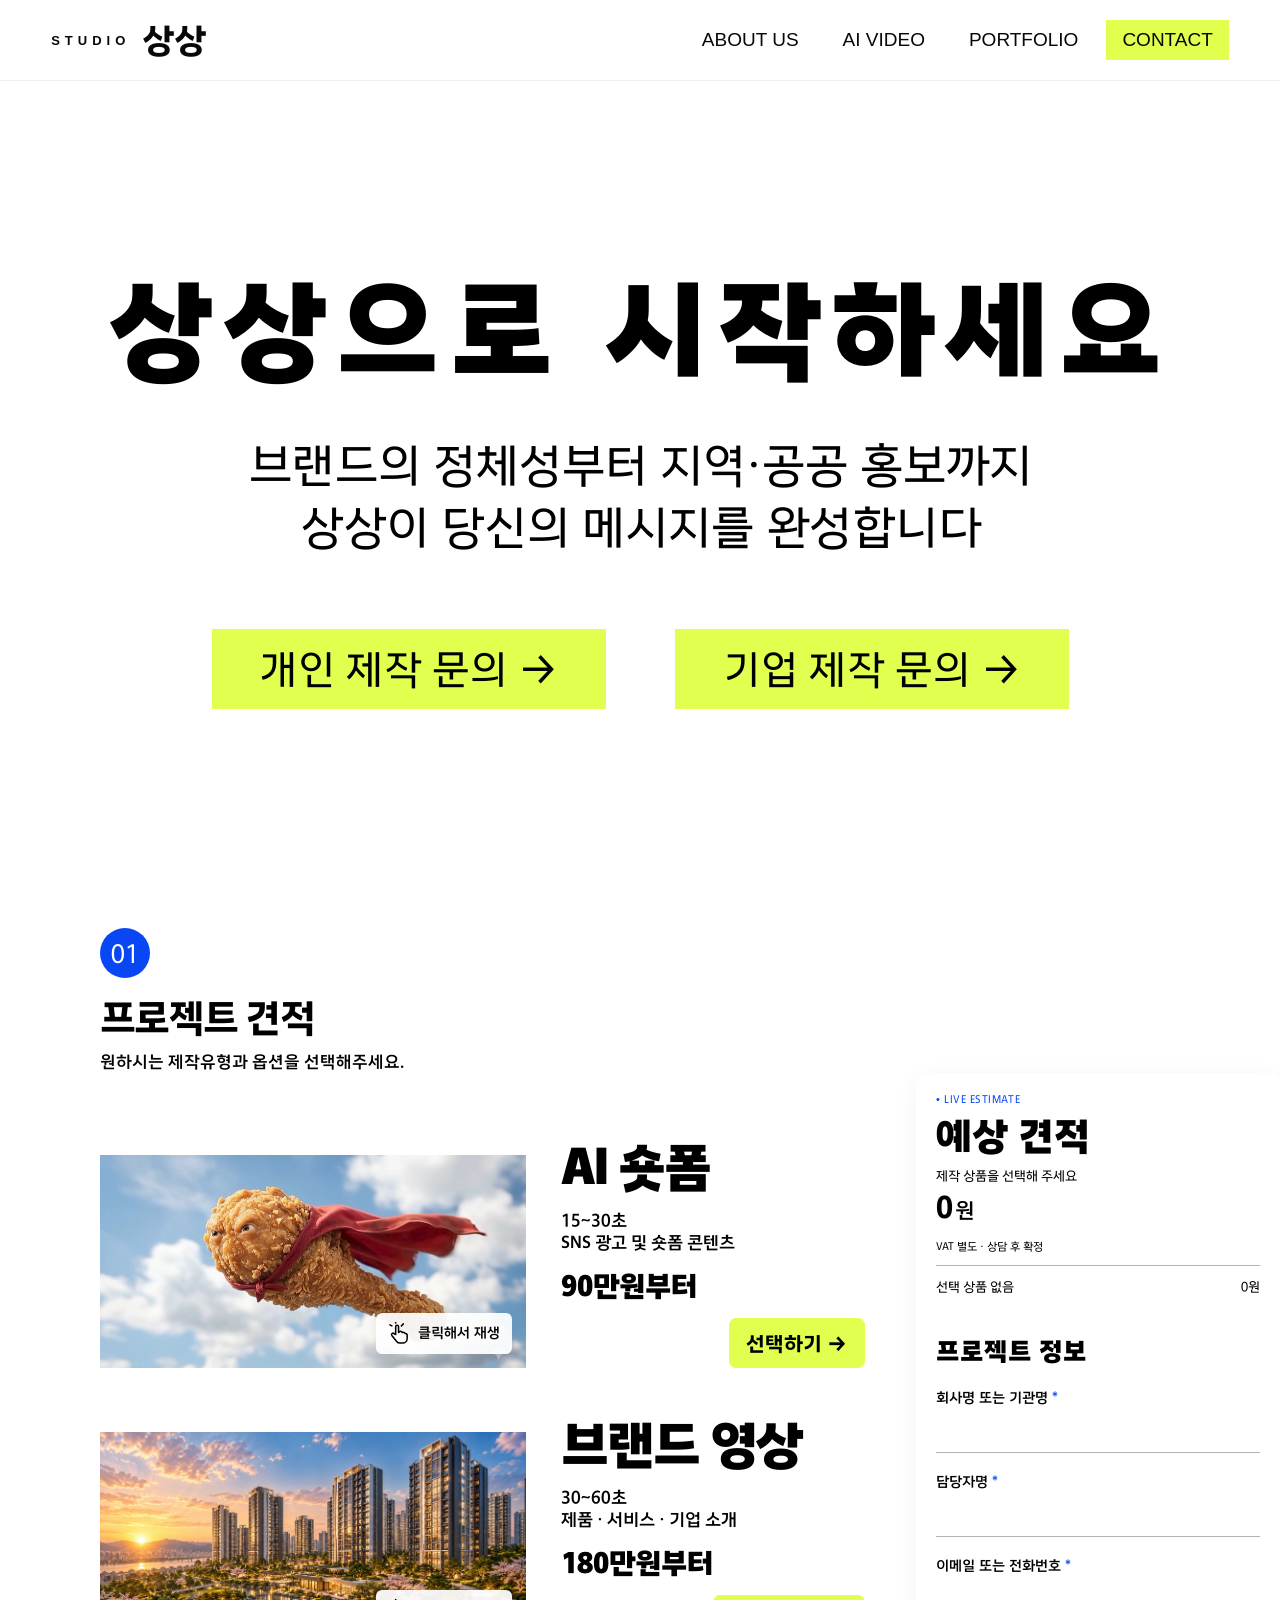
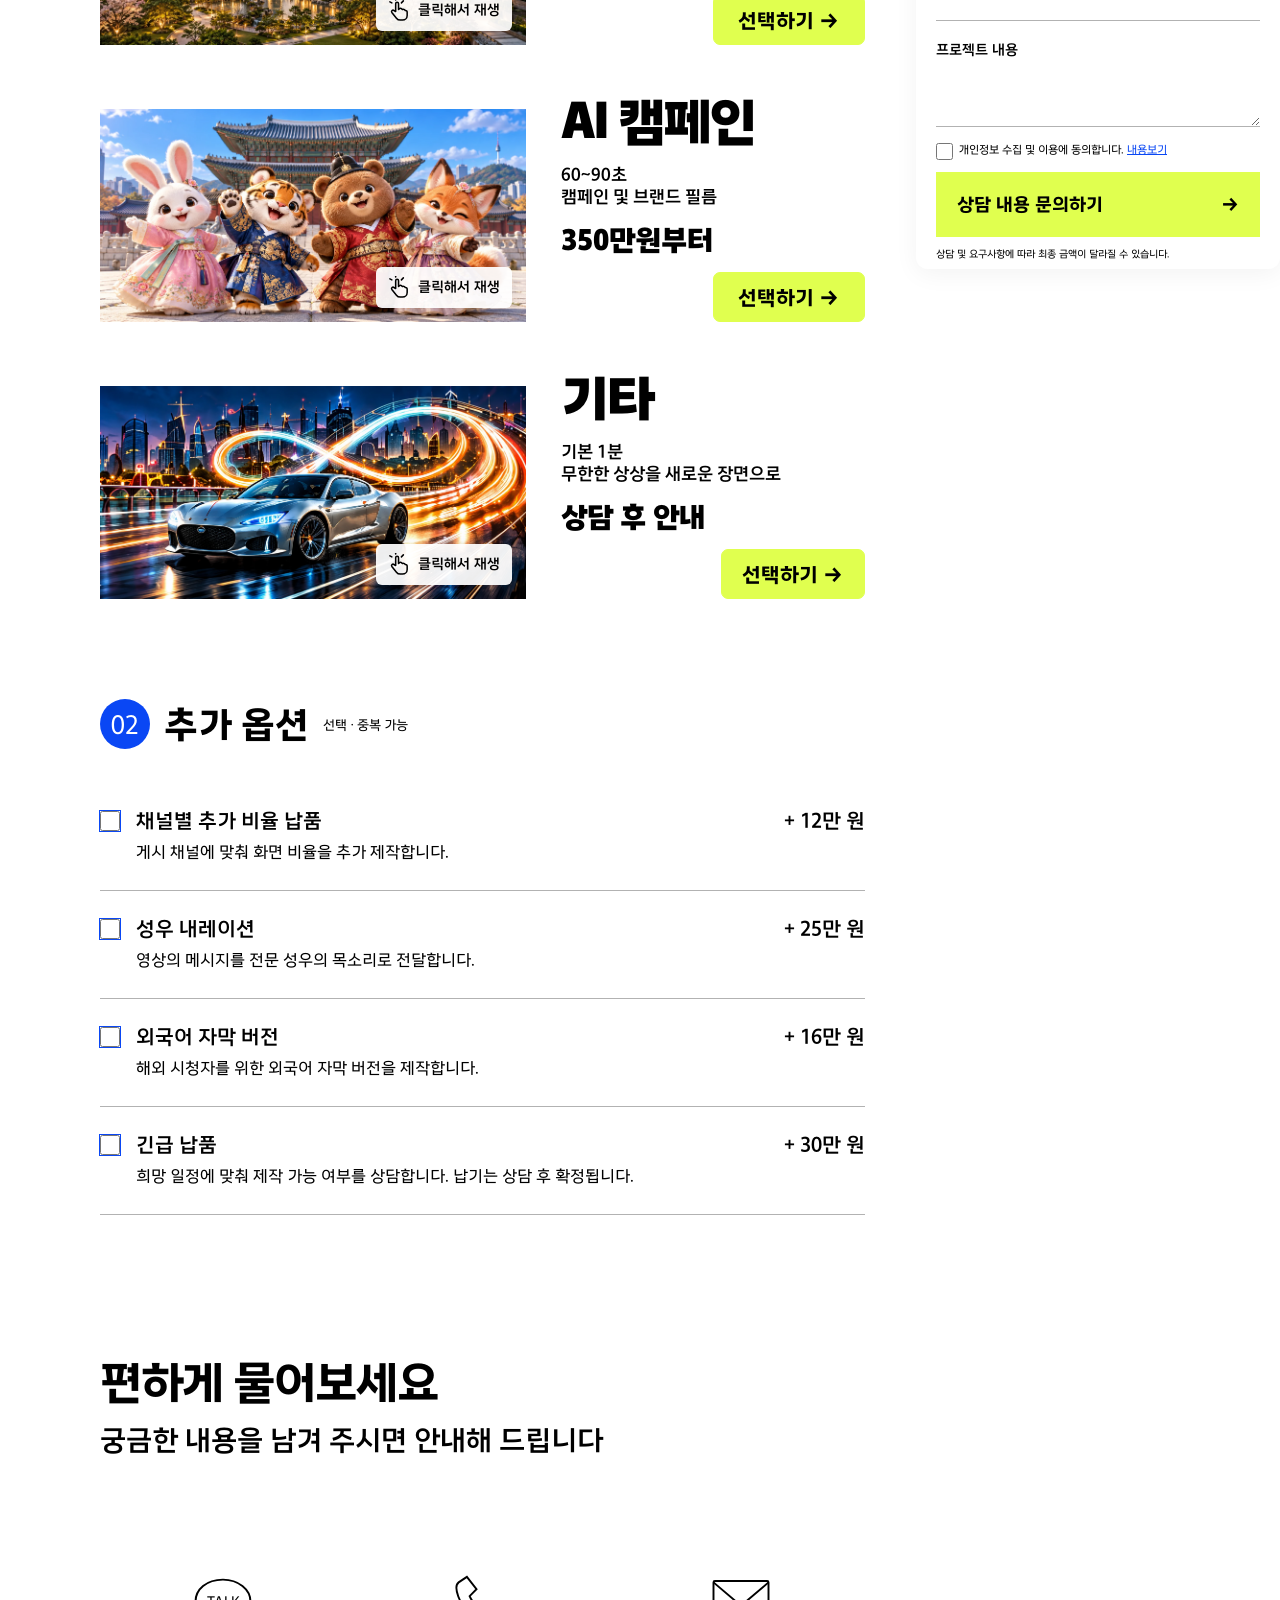
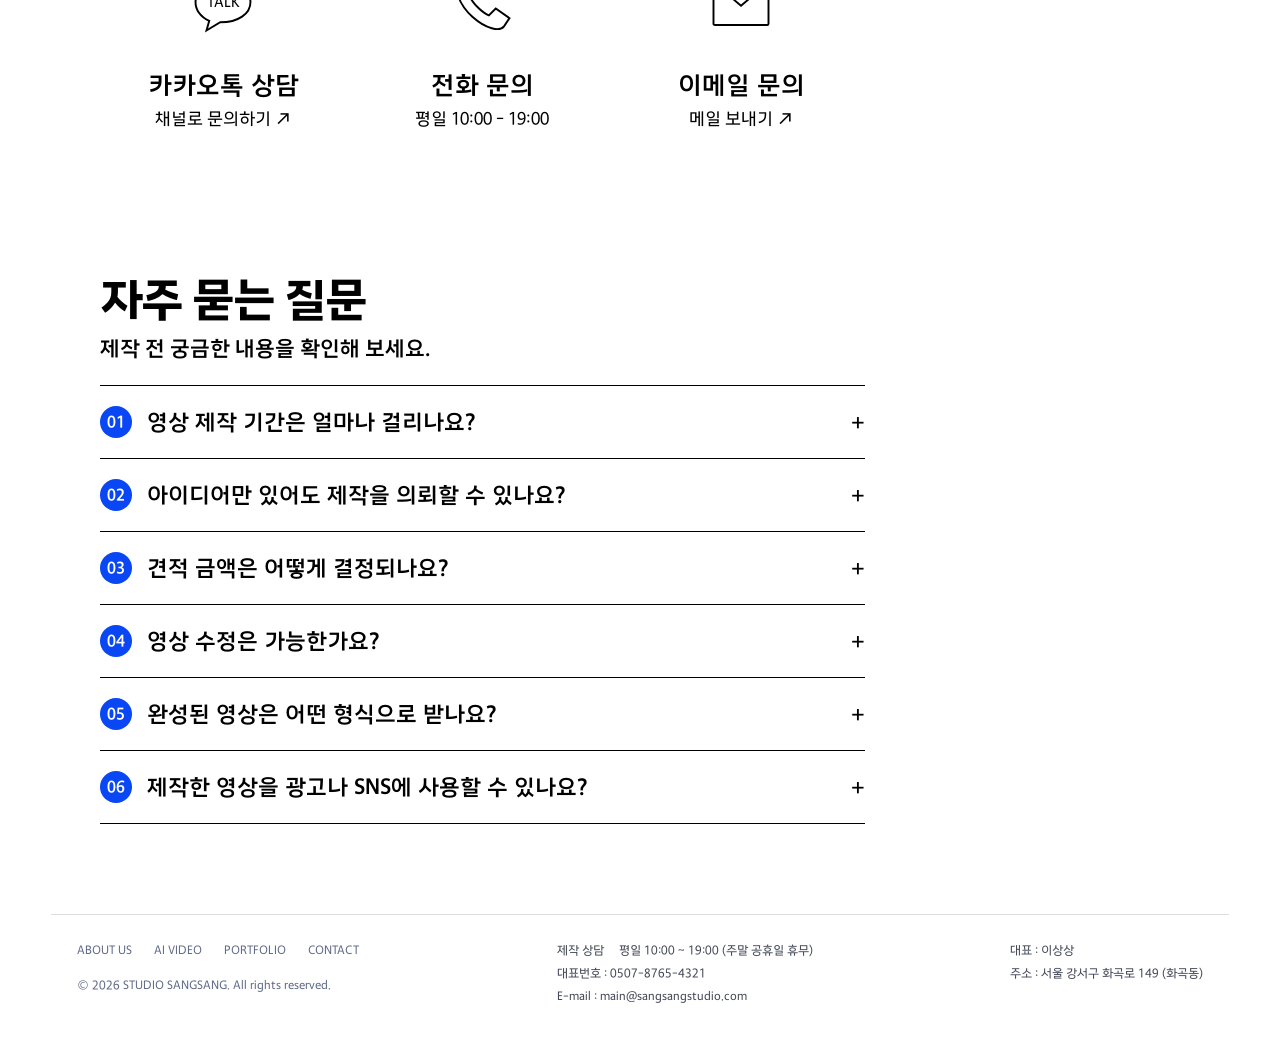
<file: contact/corporate.html>
<!doctype html>
<html lang="ko"><head><meta charset="utf-8"><meta name="viewport" content="width=device-width,initial-scale=1"><title>기업 제작 문의 | 상상 스튜디오</title><meta name="description" content="기업과 기관을 위한 AI 영상 제작 견적을 확인하세요."><link rel="stylesheet" href="../reset.css?v=20261021f"><link rel="stylesheet" href="inquiry.css?v=20261021-2"><script src="inquiry-config.js?v=20261021-2" defer></script><script src="inquiry-pricing.js?v=20261021-2" defer></script><script src="inquiry.js?v=20261021-2" defer></script><link rel="stylesheet" href="../site-header.css?v=20261021f"><script src="../site-header.js?v=20261021f" defer></script><script src="../scene-scroll.js?v=20261021f" defer></script></head><body data-site-page="contact"><main id="inquiry"></main><dialog id="modal" aria-labelledby="modal-title"><button class="modal-close" aria-label="닫기">×</button><div class="modal-heading"><span class="modal-symbol" aria-hidden="true"></span><p class="modal-eyebrow">상상 스튜디오</p></div><h2 id="modal-title"></h2><div id="modal-body"></div><div id="modal-actions"></div></dialog></body></html>
</file>
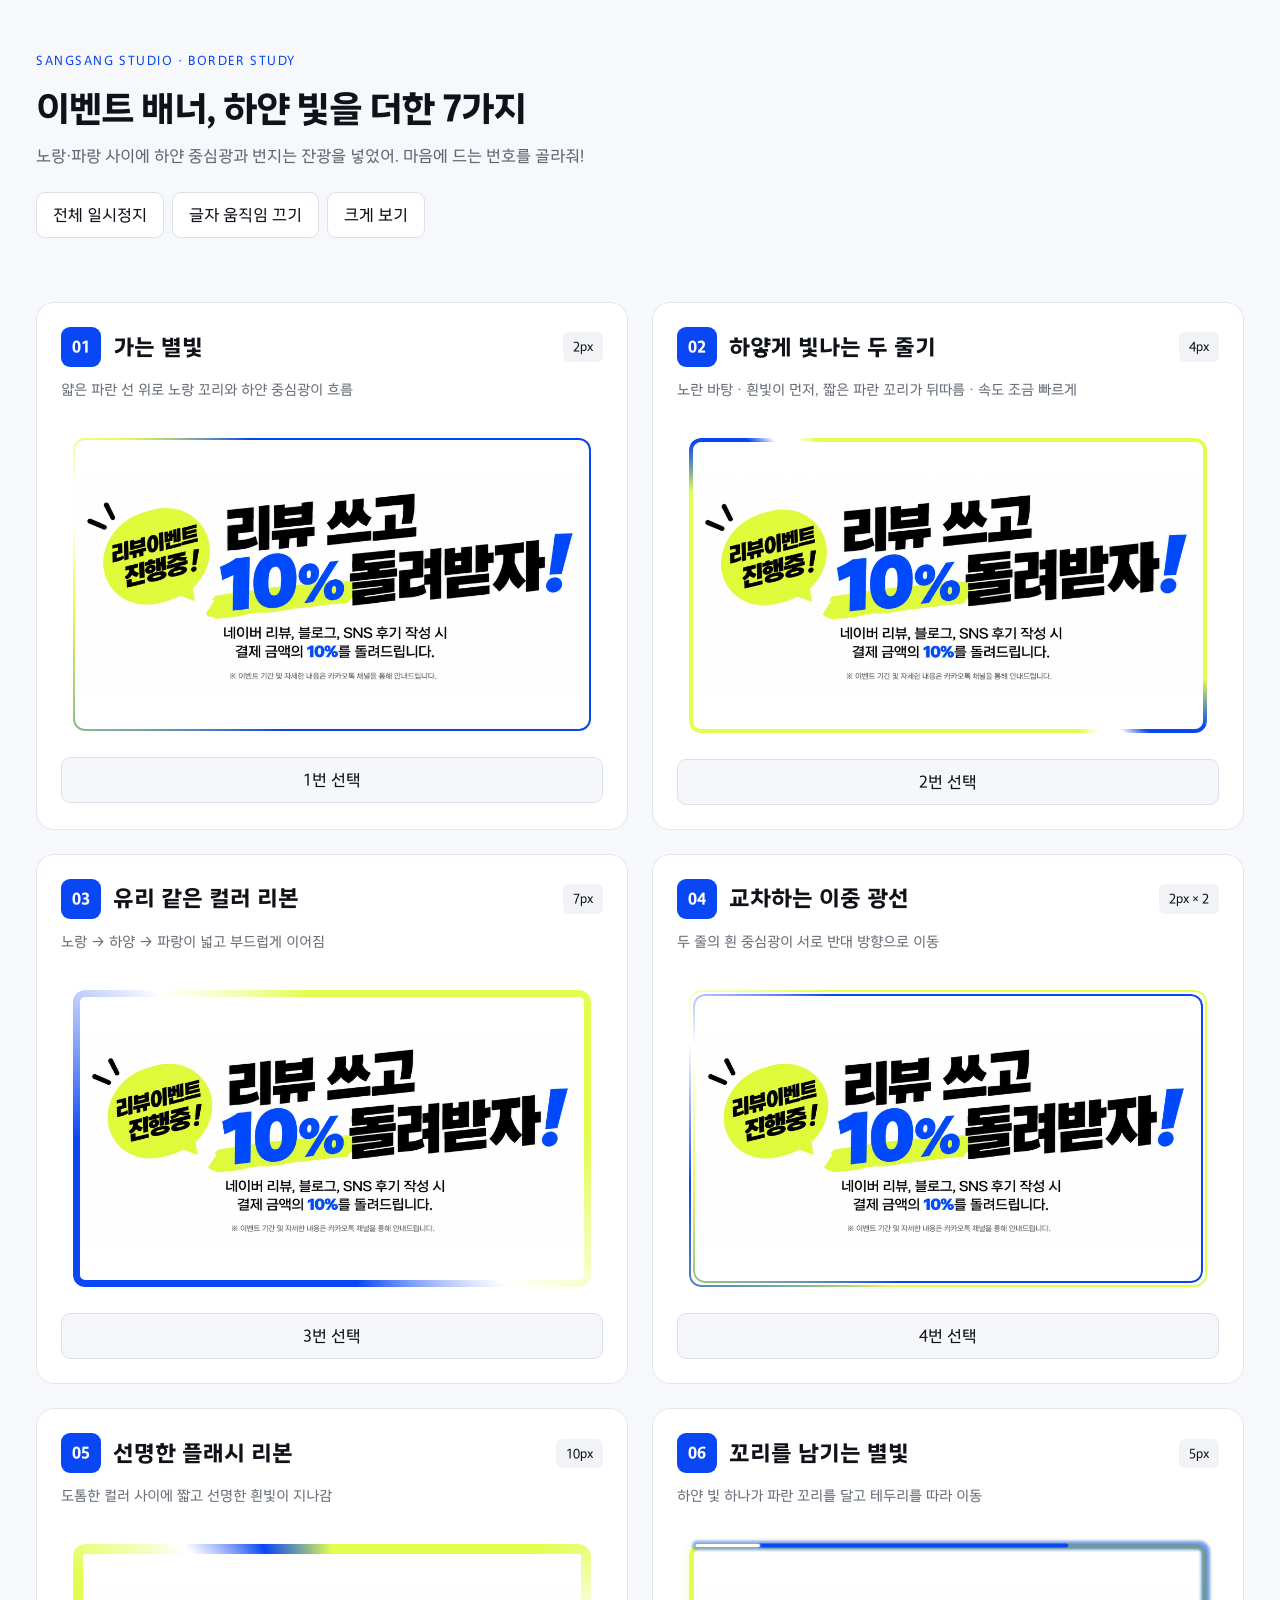
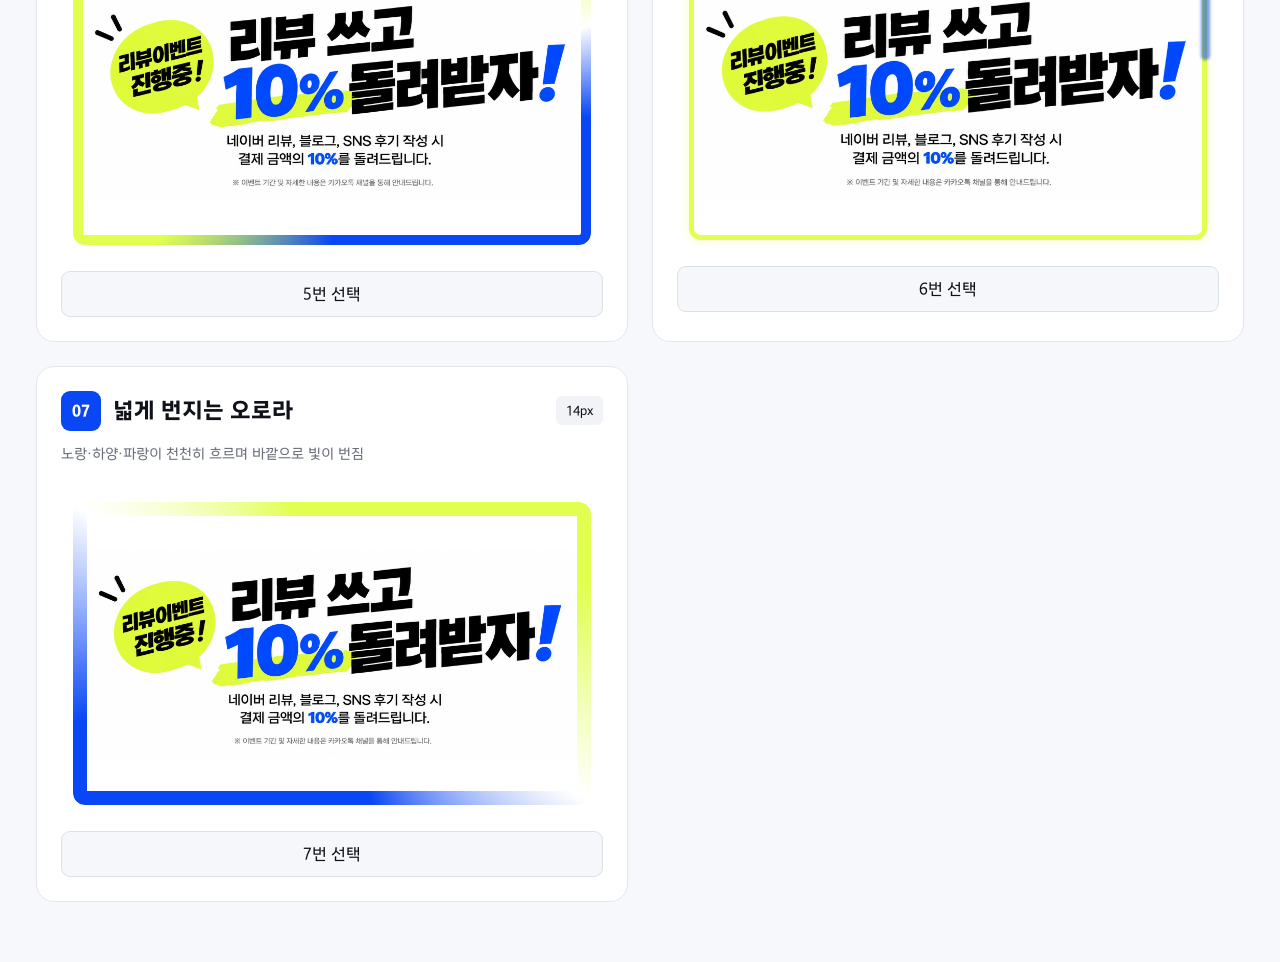
<file: contact/이벤트배너_7가지_비교.html>
<!doctype html>
<html lang="ko">
<head>
<meta charset="utf-8"><meta name="viewport" content="width=device-width,initial-scale=1">
<title>이벤트 배너 · 빛 효과 7가지</title>
<style>
@font-face{font-family:Seoul;src:url('assets/SeoulAlrim-Medium.otf');font-weight:400 500;font-display:swap}
@font-face{font-family:Seoul;src:url('assets/SeoulAlrim-ExtraBold.otf');font-weight:800;font-display:swap}
*{box-sizing:border-box}body{margin:0;background:#f7f8fb;color:#10121a;font:16px/1.5 Seoul,sans-serif}
header{max-width:1600px;margin:auto;padding:48px 36px 28px}header small{color:#0a47f4;font-size:13px;letter-spacing:.12em}h1{font-size:36px;letter-spacing:-.04em;margin:10px 0 8px}header p{margin:0;color:#626774}
.toolbar{display:flex;gap:8px;flex-wrap:wrap;margin-top:24px}button{font:inherit;cursor:pointer;border:1px solid #dce0e8;background:#fff;border-radius:9px;padding:10px 16px;color:inherit}button:hover{border-color:#0a47f4}button:focus-visible{outline:3px solid #0a47f4;outline-offset:3px}.toolbar button[aria-pressed=true]{background:#10121a;color:#fff;border-color:#10121a}
main{max-width:1600px;margin:auto;padding:0 36px 60px;display:grid;grid-template-columns:repeat(2,minmax(0,1fr));gap:24px}.card{background:#fff;border:1px solid #e3e6ec;border-radius:18px;padding:24px;min-width:0}.card.chosen{outline:3px solid #0a47f4;outline-offset:1px}.card-head{display:flex;align-items:center;gap:12px;margin-bottom:12px}.number{background:#0a47f4;color:#fff;border-radius:9px;width:40px;height:40px;display:grid;place-items:center;font-weight:800;flex:none}h2{font-size:22px;margin:0;font-weight:800}.spec{margin-left:auto;background:#f1f3f7;padding:5px 10px;border-radius:6px;font-size:13px;white-space:nowrap}.description{color:#6a6f7a;margin:0 0 18px;font-size:14px}.stage{padding:20px 12px 26px}.select{width:100%;padding:10px;background:#f6f7fa}.chosen .select{color:#fff;background:#0a47f4;border-color:#0a47f4}#choice{min-height:24px;margin-top:12px;color:#0a47f4;font-weight:800}
@property --a{syntax:"<angle>";inherits:true;initial-value:0deg}
.frame{--w:3px;--blur:5px;--a:0deg;position:relative;isolation:isolate;padding:var(--w);border-radius:12px;background:#fff;--rim:conic-gradient(from var(--a),#e0ff4f,#0a47f4,#e0ff4f);animation:orbit 5s linear infinite}
.rim,.glow{position:absolute;inset:0;border-radius:inherit;pointer-events:none;padding:var(--w);background:var(--rim);-webkit-mask:linear-gradient(#fff 0 0) content-box,linear-gradient(#fff 0 0);-webkit-mask-composite:xor;mask:linear-gradient(#fff 0 0) content-box,linear-gradient(#fff 0 0);mask-composite:exclude;z-index:2}.glow{filter:blur(var(--blur));opacity:.65;z-index:-1}.art{position:relative;background:#fff;overflow:hidden;border-radius:calc(12px - var(--w));z-index:1}.art svg{display:block;width:100%;height:auto}.headline{animation:hop 3.2s ease-in-out infinite}
@keyframes orbit{to{--a:360deg}}@keyframes hop{0%,8%,48%,100%{transform:translateY(0)}19%{transform:translateY(-22px)}29%{transform:translateY(5px)}38%{transform:translateY(-10px)}}
/* 흰색 중심광을 더한 두 번째 시안 */
.v1{--w:2px;--blur:4px;animation-duration:5s;--rim:conic-gradient(from var(--a),#0a47f4 0deg,#0a47f4 200deg,#e0ff4f 265deg,#fff 285deg,#fff 290deg,#e0ff4f 305deg,#0a47f4 330deg,#0a47f4 360deg)}.v1 .glow{opacity:.85}
.v2{--w:4px;--blur:6px;animation-duration:2.3s;--rim:conic-gradient(from var(--a),#e0ff4f 0deg,#e0ff4f 110deg,#0a47f4 119deg,#0a47f4 126deg,#fff 130deg,#fff 134deg,#e0ff4f 138deg,#e0ff4f 290deg,#0a47f4 299deg,#0a47f4 306deg,#fff 310deg,#fff 314deg,#e0ff4f 318deg,#e0ff4f 360deg)}
.v3{--w:7px;--blur:10px;animation-duration:5s;--rim:conic-gradient(from var(--a),#e0ff4f 0deg,#e0ff4f 90deg,#fff 130deg,#0a47f4 170deg,#0a47f4 270deg,#fff 310deg,#e0ff4f 350deg,#e0ff4f 360deg)}.v3 .glow{opacity:.9}
.v4{--w:7px;animation:none;background:#fff}.v4 .rim{padding:2px;--rim:conic-gradient(from var(--a),#e0ff4f 0deg,#e0ff4f 200deg,#0a47f4 260deg,#fff 290deg,#e0ff4f 320deg,#e0ff4f 360deg);animation:orbit 4s linear infinite}.v4 .glow{inset:4px;padding:2px;filter:none;opacity:1;z-index:2;--rim:conic-gradient(from var(--a),#0a47f4 0deg,#0a47f4 200deg,#e0ff4f 260deg,#fff 290deg,#0a47f4 320deg,#0a47f4 360deg);animation:orbit 4s linear infinite reverse}
.v5{--w:10px;--blur:8px;animation-duration:4s;--rim:conic-gradient(from var(--a),#e0ff4f 0deg,#e0ff4f 55deg,#fff 75deg,#0a47f4 95deg,#0a47f4 180deg,#e0ff4f 230deg,#e0ff4f 295deg,#fff 315deg,#0a47f4 335deg,#e0ff4f 360deg)}.v5 .glow{opacity:.7}
.v6{--w:5px;animation:none;background:#e0ff4f;box-shadow:0 0 12px #e0ff4f55}.v6 .rim,.v6 .glow{display:none}.track{position:absolute;inset:0;width:100%;height:100%;z-index:2;overflow:visible;pointer-events:none}.track rect{fill:none;stroke:#0a47f4;stroke-width:4px;vector-effect:non-scaling-stroke;stroke-dasharray:12 88;stroke-linecap:round;animation:dash 3.6s linear infinite}.track .trail{stroke-width:9px;stroke-dasharray:20 80;opacity:.55;filter:blur(3px)}.track .head{stroke:#fff;stroke-width:3px;stroke-dasharray:2 98;filter:drop-shadow(0 0 3px #fff)}@keyframes dash{to{stroke-dashoffset:-100}}
.v7{--w:14px;--blur:16px;animation:orbit 9s linear infinite,neon 4.5s ease-in-out infinite;--rim:conic-gradient(from var(--a),#e0ff4f 0deg,#e0ff4f 75deg,#fff 120deg,#0a47f4 165deg,#0a47f4 255deg,#fff 300deg,#e0ff4f 345deg,#e0ff4f 360deg)}.v7 .glow{animation:breathe 4.5s ease-in-out infinite}@keyframes neon{0%,100%{box-shadow:0 0 8px #e0ff4f22,0 0 8px #0a47f422}50%{box-shadow:-5px 0 24px #e0ff4f77,5px 0 24px #0a47f466}}@keyframes breathe{0%,100%{opacity:.35}50%{opacity:1}}
body.paused *,body.paused *::before,body.paused *::after{animation-play-state:paused!important}body.no-bounce .headline{animation:none!important}body.wide main{grid-template-columns:1fr;max-width:1000px}
@media(max-width:850px){header{padding:28px 18px 22px}h1{font-size:28px}main{grid-template-columns:1fr;padding:0 18px 40px;gap:18px}.card{padding:18px}.stage{padding:18px 7px 24px}h2{font-size:19px}.spec{font-size:12px}}
</style>
</head>
<body>
<header><small>SANGSANG STUDIO · BORDER STUDY</small><h1>이벤트 배너, 하얀 빛을 더한 7가지</h1><p>노랑·파랑 사이에 하얀 중심광과 번지는 잔광을 넣었어. 마음에 드는 번호를 골라줘!</p><div class="toolbar"><button id="pause" aria-pressed="false">전체 일시정지</button><button id="bounce" aria-pressed="false">글자 움직임 끄기</button><button id="wide" aria-pressed="false">크게 보기</button></div><div id="choice" role="status" aria-live="polite"></div></header>
<main id="samples"></main>
<script>
const options=[
 ['가는 별빛','2px','얇은 파란 선 위로 노랑 꼬리와 하얀 중심광이 흐름'],
 ['하얗게 빛나는 두 줄기','4px','노란 바탕 · 흰빛이 먼저, 짧은 파란 꼬리가 뒤따름 · 속도 조금 빠르게'],
 ['유리 같은 컬러 리본','7px','노랑 → 하양 → 파랑이 넓고 부드럽게 이어짐'],
 ['교차하는 이중 광선','2px × 2','두 줄의 흰 중심광이 서로 반대 방향으로 이동'],
 ['선명한 플래시 리본','10px','도톰한 컬러 사이에 짧고 선명한 흰빛이 지나감'],
 ['꼬리를 남기는 별빛','5px','하얀 빛 하나가 파란 꼬리를 달고 테두리를 따라 이동'],
 ['넓게 번지는 오로라','14px','노랑·하양·파랑이 천천히 흐르며 바깥으로 빛이 번짐']
];
function artwork(n){return `<svg viewBox="0 0 1920 1080" width="1920" height="1080" role="img" aria-label="리뷰 쓰고 10% 돌려받자! 네이버 리뷰, 블로그, SNS 후기 작성 시 결제 금액의 10%를 돌려드립니다. 이벤트 기간과 자세한 내용은 카카오톡 채널을 통해 안내드립니다."><defs><clipPath id="still-${n}"><path clip-rule="evenodd" d="M0 0H1920V1080H0Z M530 180H1885V680H475V610L530 570Z"/></clipPath><clipPath id="headline-${n}"><path d="M530 180H1885V680H475V610L530 570Z"/></clipPath></defs><image href="assets/review-event.webp" width="1920" height="1080" clip-path="url(#still-${n})"/><g class="headline"><g clip-path="url(#headline-${n})"><image href="assets/review-event.webp" width="1920" height="1080"/></g></g></svg>`}
document.querySelector('#samples').innerHTML=options.map(([name,width,description],i)=>{const n=i+1;return `<article class="card" id="sample-${n}"><div class="card-head"><span class="number">0${n}</span><h2>${name}</h2><span class="spec">${width}</span></div><p class="description">${description}</p><div class="stage"><div class="frame v${n}"><span class="rim" aria-hidden="true"></span><span class="glow" aria-hidden="true"></span><div class="art">${artwork(n)}</div>${n===6?'<svg class="track" viewBox="0 0 1000 562.5" preserveAspectRatio="none" aria-hidden="true"><rect x="3" y="3" width="994" height="556.5" rx="12" pathLength="100" class="trail"/><rect x="3" y="3" width="994" height="556.5" rx="12" pathLength="100"/><rect x="3" y="3" width="994" height="556.5" rx="12" pathLength="100" class="head"/></svg>':''}</div></div><button class="select" data-pick="${n}" aria-pressed="false">${n}번 선택</button></article>`}).join('');
for(const [id,cls,on,off] of [['pause','paused','전체 일시정지','다시 재생'],['bounce','no-bounce','글자 움직임 끄기','글자 움직임 켜기'],['wide','wide','크게 보기','나란히 보기']])document.getElementById(id).addEventListener('click',e=>{const active=document.body.classList.toggle(cls);e.currentTarget.setAttribute('aria-pressed',active);e.currentTarget.textContent=active?off:on});
document.querySelector('#samples').addEventListener('click',e=>{const button=e.target.closest('[data-pick]');if(!button)return;const n=Number(button.dataset.pick);document.querySelectorAll('.card').forEach(card=>card.classList.toggle('chosen',card.id==='sample-'+n));document.querySelectorAll('[data-pick]').forEach(b=>{const picked=b===button;b.setAttribute('aria-pressed',picked);b.textContent=b.dataset.pick+'번 '+(picked?'선택됨 ✓':'선택')});document.querySelector('#choice').textContent=n+'번 · '+options[n-1][0]+' 선택됨';});
</script>
</body>
</html>
</file>
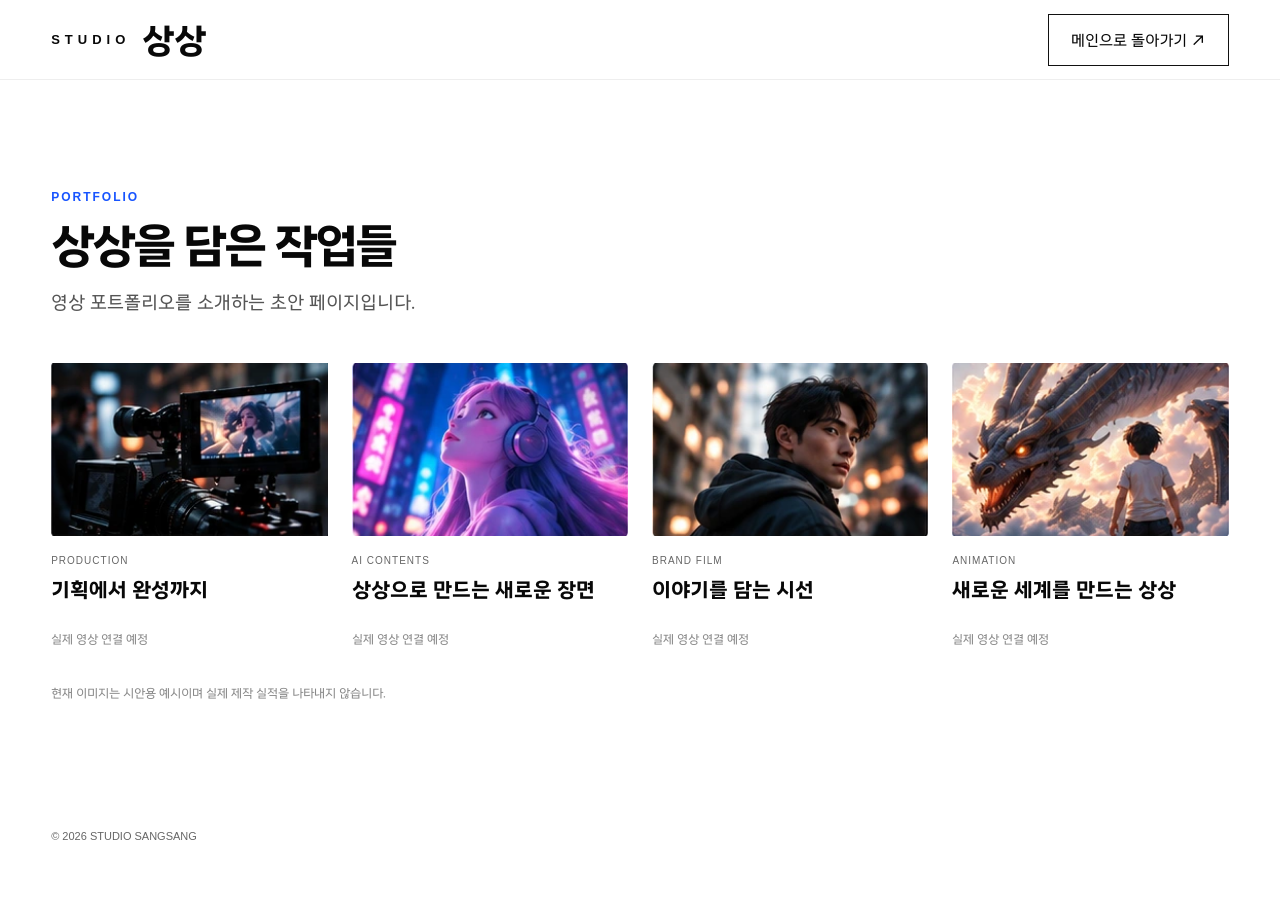
<file: main/portfolio.html>
<!doctype html><html lang="ko"><head><meta charset="utf-8"><meta name="viewport" content="width=device-width,initial-scale=1"><title>포트폴리오 | 스튜디오 상상</title><meta name="description" content="기획부터 AI 영상 제작까지. 당신의 상상을 영상으로 만드는 스튜디오 상상."><style>
@font-face{font-family:Seoul;src:url('../ai-video/fonts/asset_01.otf') format('opentype');font-weight:400;font-display:swap}@font-face{font-family:Seoul;src:url('../ai-video/fonts/asset_03.otf') format('opentype');font-weight:800;font-display:swap}*{box-sizing:border-box}html{scroll-behavior:smooth;scroll-padding-top:84px}body{margin:0;font-family:Seoul,Arial,sans-serif;color:#080808;background:#fff}button,a{-webkit-tap-highlight-color:transparent}a{color:inherit;text-decoration:none}button{font:inherit;cursor:pointer}header{height:80px;padding:0 4%;display:flex;align-items:center;justify-content:space-between;background:#fff;position:sticky;top:0;z-index:10;border-bottom:1px solid #eee}.logo{display:flex;align-items:center;gap:12px}.logo span{font:800 13px Arial;letter-spacing:5px}.logo strong{font-size:34px;font-weight:800}nav{display:flex;gap:22px;align-items:center}nav a{font:12px Arial;padding:12px 16px}nav a.active{background:#e0ff4f;font-weight:bold}.hero{position:relative;min-height:calc(100svh - 80px);max-height:960px;display:flex;align-items:center;overflow:hidden}.hero>img{position:absolute;right:0;top:0;width:75%;height:100%;object-fit:cover}.hero:after{content:'';position:absolute;inset:0;background:linear-gradient(90deg,#fff 3%,#fff 19%,rgba(255,255,255,.95) 26%,transparent 48%)}.hero-content{position:relative;z-index:1;padding:70px 4%;width:52%}h1{font-size:clamp(45px,5.3vw,88px);line-height:1.06;letter-spacing:-.065em;margin:0 0 28px;font-weight:800}.hero p{font-size:clamp(18px,1.7vw,27px);line-height:1.6}.cta{border:0;background:#e0ff4f;display:inline-flex;align-items:center;justify-content:space-between;gap:35px;font-weight:800;padding:16px 23px;min-width:225px}.cta:hover{background:#c8ec25}.partner{text-align:center;padding:110px 4% 105px}.partner h2{font-size:clamp(32px,4vw,62px);line-height:1.12;letter-spacing:-.055em;margin:0;font-weight:800}.brands{display:grid;grid-template-columns:repeat(6,1fr);margin:85px auto 70px;max-width:1400px;align-items:center}.brands span{font:bold clamp(15px,2.1vw,30px) Arial;letter-spacing:-1px;border-right:1px solid #ccc;padding:15px 5px}.brands span:last-child{border:0}.partner p{font-size:clamp(20px,2.5vw,35px);line-height:1.5;margin:0}.intro{padding:10px 4% 90px;text-align:center}.intro h2{font-size:clamp(30px,4.2vw,64px);color:#124eff;margin:0;font-weight:800;letter-spacing:-.045em}.intro p{margin:10px auto 0;text-align:right;max-width:1100px;font-size:25px}.services{max-width:1600px;margin:auto}.service{display:grid;grid-template-columns:1fr 1.15fr;gap:50px;padding:35px 4%;align-items:center;border-top:1px solid #eee;min-height:330px}.service.reverse{grid-template-columns:1.15fr 1fr}.service img{width:100%;aspect-ratio:2.15;object-fit:cover;border-radius:4px;display:block}.service.reverse img{order:-1}.service h3{font-size:clamp(28px,3.3vw,50px);letter-spacing:-.06em;line-height:1.1;margin:0 0 13px;font-weight:800}.service h3 span{border-bottom:5px solid #1754ff;padding-bottom:7px;display:inline-block}.label{color:#1754ff;font:bold 12px Arial;letter-spacing:2px;margin:20px 0 15px}.service p{font-size:clamp(16px,1.45vw,22px);line-height:1.6;margin:0}.end{padding:85px 4%;text-align:center;background:#fafafa;margin-top:55px}.end h2{font-size:clamp(27px,3vw,42px);margin:0 0 25px;font-weight:800}footer{padding:28px 4%;display:flex;justify-content:space-between;font:11px Arial;color:#666}dialog{border:0;padding:40px;max-width:470px;width:calc(100% - 40px);box-shadow:0 20px 100px #0003}dialog::backdrop{background:#0006}dialog h2{font-size:26px;margin-top:0}dialog p{line-height:1.8}dialog button{margin-top:15px}a:focus-visible,button:focus-visible{outline:3px solid #1754ff;outline-offset:4px}@media(max-width:750px){header{height:67px}.logo span{font-size:9px;letter-spacing:2px}.logo strong{font-size:27px}nav{gap:0}nav a{font-size:9px;padding:10px 6px}nav a:first-child{display:none}.hero{min-height:750px;align-items:flex-start}.hero>img{width:100%;height:55%;top:auto;bottom:0}.hero:after{background:linear-gradient(#fff 0%,#fff 40%,transparent 62%)}.hero-content{width:100%;padding-top:50px}h1{font-size:52px}.partner{padding:75px 5%}.brands{grid-template-columns:repeat(3,1fr);gap:24px 0;margin:55px 0}.brands span:nth-child(3){border:0}.partner p br{display:none}.intro{padding:5px 5% 50px}.intro p{font-size:19px}.service,.service.reverse{grid-template-columns:1fr;gap:25px;padding:36px 5%}.service.reverse img{order:0}.service img{aspect-ratio:1.9}.service h3{font-size:34px}footer{gap:20px;flex-wrap:wrap}}@media(prefers-reduced-motion:reduce){html{scroll-behavior:auto}}
nav button{font:12px Arial;padding:12px 16px;border:0;background:transparent;color:#080808}nav button:hover{color:#1754ff}.brands{margin-bottom:28px}.mid-brands{grid-template-columns:repeat(3,1fr);max-width:950px;margin:0 auto 70px}.mid-brands span{font:800 clamp(18px,2vw,28px) Seoul,Arial}.reality{display:inline-block;position:relative;white-space:nowrap}.studio-caption{position:absolute;top:100%;right:0;font-size:clamp(18px,2vw,25px);line-height:1.5;color:#080808;letter-spacing:0;font-weight:400;white-space:nowrap}.intro{padding-bottom:110px}@media(max-width:750px){nav button{font-size:9px;padding:10px 6px}.brands{margin-bottom:28px}.mid-brands{margin:0 auto 50px;gap:0}.mid-brands span{font-size:18px}.intro{padding-bottom:75px}nav a:first-child{display:inline-block}}.portfolio-section,.contact-section{padding:90px 4%;max-width:1600px;margin:auto}.section-head{display:flex;align-items:center;justify-content:space-between;gap:30px;margin-bottom:45px}.section-head .label{margin-top:0}.section-head h2{font-size:clamp(32px,3.6vw,55px);font-weight:800;letter-spacing:-.05em;margin:0 0 17px}.section-head p{font-size:18px;line-height:1.6;color:#555;margin:0}.outline-link{border:1px solid #111;padding:16px 22px;display:flex;gap:30px;white-space:nowrap;font-size:15px}.outline-link:hover{background:#e0ff4f}.portfolio-grid{display:grid;grid-template-columns:repeat(4,1fr);gap:24px}.thumbnail{position:relative;overflow:hidden;background:#eee}.thumbnail img{width:100%;aspect-ratio:16/10;object-fit:cover;display:block;transition:transform .3s}.portfolio-card:hover img{transform:scale(1.04)}.thumb-arrow{position:absolute;right:12px;bottom:12px;background:#e0ff4f;width:36px;height:36px;display:grid;place-items:center;font-size:23px}.card-meta{display:flex;justify-content:space-between;font:10px Arial;letter-spacing:1px;color:#666;margin:19px 0 10px}.card-meta span{font-family:Seoul;letter-spacing:0}.portfolio-card h3{font-size:20px;line-height:1.4;margin:0;font-weight:800}.preview-note{font-size:12px;color:#888;margin-top:28px}.contact-section{border-top:1px solid #eee}.contact-layout{display:grid;grid-template-columns:1.2fr 1fr;gap:60px}.location-preview{position:relative;min-height:380px;background:#f3f4f1;overflow:hidden;display:flex;align-items:center;justify-content:center}.map-grid{position:absolute;inset:-40px;opacity:.6;background:repeating-linear-gradient(0deg,transparent 0 66px,#fff 66px 82px),repeating-linear-gradient(90deg,transparent 0 95px,#fff 95px 111px);transform:rotate(-17deg)}.map-marker{position:relative;display:grid;text-align:center;gap:10px;background:#fff;padding:26px 34px;box-shadow:0 8px 30px #0001}.map-marker>span{color:#1754ff;font-size:34px}.map-marker strong{font-size:23px}.map-marker small{font-size:13px;color:#777}.map-note{position:absolute;bottom:18px;font-size:12px;color:#777}.contact-details{display:grid;gap:26px;align-content:center}.detail-block{border-bottom:1px solid #eee;padding-bottom:24px}.detail-block:last-child{border:0}.detail-label{font:11px Arial;letter-spacing:2px;color:#1754ff}.detail-block h3{font-size:23px;margin:10px 0 14px;font-weight:800}.detail-block p{font-size:18px;margin:0 0 9px}.detail-block small{font-size:13px;color:#777;line-height:1.6}@media(max-width:900px){.portfolio-grid{grid-template-columns:repeat(2,1fr)}.contact-layout{gap:30px}}@media(max-width:600px){.portfolio-section,.contact-section{padding:60px 5%}.section-head{align-items:flex-start;flex-direction:column}.portfolio-grid{gap:25px 16px}.portfolio-card h3{font-size:17px}.contact-layout{grid-template-columns:1fr}.location-preview{min-height:300px}.section-head p{font-size:16px}}</style></head><body><header><a class="logo" href="index.html"><span>STUDIO</span><strong>상상</strong></a><a class="outline-link" href="index.html#portfolio">메인으로 돌아가기 ↗</a></header><main><section class="portfolio-section"><div class="label">PORTFOLIO</div><div class="section-head"><div><h2>상상을 담은 작업들</h2><p>영상 포트폴리오를 소개하는 초안 페이지입니다.</p></div></div><div class="portfolio-grid"><article class="portfolio-card" id="work-1"><div class="thumbnail"><img src="assets/portfolio-1.webp" alt="영상 제작 시안용 썸네일"></div><div class="card-meta">PRODUCTION</div><h3>기획에서 완성까지</h3><p class="preview-note">실제 영상 연결 예정</p></article><article class="portfolio-card" id="work-2"><div class="thumbnail"><img src="assets/portfolio-2.webp" alt="AI 콘텐츠 시안용 썸네일"></div><div class="card-meta">AI CONTENTS</div><h3>상상으로 만드는 새로운 장면</h3><p class="preview-note">실제 영상 연결 예정</p></article><article class="portfolio-card" id="work-3"><div class="thumbnail"><img src="assets/portfolio-3.webp" alt="브랜드 필름 시안용 썸네일"></div><div class="card-meta">BRAND FILM</div><h3>이야기를 담는 시선</h3><p class="preview-note">실제 영상 연결 예정</p></article><article class="portfolio-card" id="work-4"><div class="thumbnail"><img src="assets/portfolio-4.webp" alt="애니메이션 시안용 썸네일"></div><div class="card-meta">ANIMATION</div><h3>새로운 세계를 만드는 상상</h3><p class="preview-note">실제 영상 연결 예정</p></article></div><p class="preview-note">현재 이미지는 시안용 예시이며 실제 제작 실적을 나타내지 않습니다.</p></section></main><footer>© 2026 STUDIO SANGSANG</footer></body></html>
</file>
<file: ai-video/css_01.css>
:root{--lime:#e0ff4f;--ink:#000;--line:#ddd}body{background:#fff;color:#000;font-family:SeoulNotice,sans-serif;line-height:1.65}button,input,textarea{font:inherit}a{color:inherit;text-decoration:none}button,a{ -webkit-tap-highlight-color:transparent}button:focus-visible,a:focus-visible{outline:3px solid #777;outline-offset:5px}.wrap{max-width:1280px;margin:auto;padding:0 44px}header{position:sticky;top:0;background:#fffffff2;backdrop-filter:blur(15px);z-index:20;border-bottom:1px solid #eee}.bar{height:90px;display:flex;align-items:center;justify-content:space-between;gap:20px}.logo{font-weight:700;font-size:26.4px;line-height:1.2}.logo small{display:block;font-size:11px;letter-spacing:2px;margin-top:7px}nav{display:flex;gap:15px;align-items:center}nav a{padding:10px 16px;font-size:14.3px;font-weight:bold}nav .active{background:var(--lime);color:#000;border-radius:0}.eyebrow{font-size:13.2px;letter-spacing:2px;font-weight:bold}.hero{padding-top:70px}.hero h1{font-size:clamp(50.6px,7.92vw,105.6px);font-weight:700;letter-spacing:-4px;line-height:1.2;margin:28px 0 22px}.hero h2{font-size:clamp(29.7px,3.74vw,48.4px);font-weight:700;letter-spacing:-1px;margin:0 0 24px}.sub{font-size:18.7px;color:#555;max-width:640px}.btn{display:inline-flex;align-items:center;justify-content:space-between;gap:50px;background:var(--lime);color:#000;padding:16px 23px;font-weight:bold;border:0;cursor:pointer}.hero .btn{margin:15px 0 36px}.visual{position:relative;margin:0;overflow:hidden;background:#eee}.visual img{width:100%;display:block;aspect-ratio:2.55;object-fit:cover}.visual figcaption{position:absolute;bottom:22px;left:25px;color:white;font-size:12.1px;letter-spacing:2px;background:#0009;padding:8px 13px}.visual .note{right:25px;left:auto}section{padding:80px 0;border-bottom:1px solid var(--line)}.section-head{display:grid;grid-template-columns:1fr 2fr;gap:35px;margin-bottom:40px}.section-head h2{font-size:clamp(28.6px,3.3vw,44px);line-height:1.4;letter-spacing:-1.5px;margin:0}.section-head p{color:#666;margin:17px 0 0;max-width:670px}.benefits{display:grid;grid-template-columns:repeat(3,1fr);gap:35px}.benefit{border-top:2px solid #000;padding-top:20px}.num{font-size:13.2px;color:#777}.benefit h3{font-size:23.1px;margin:15px 0 10px}.benefit p{font-size:15.4px;color:#666}.filters{display:flex;flex-wrap:wrap;gap:9px;margin:0 0 28px}.filters button{background:white;border:1px solid #ddd;padding:9px 17px;cursor:pointer}.filters button[aria-pressed=true]{background:var(--lime);border-color:var(--lime);color:black}.grid{display:grid;grid-template-columns:1fr 1fr;gap:36px 25px}.card img{width:100%;aspect-ratio:1.9;object-fit:cover;display:block;transition:transform .4s}.card .pic{overflow:hidden;background:#eee}.card:hover img{transform:scale(1.04)}.card h3{margin:18px 0 8px;font-size:24.2px}.card p{margin:0;color:#666;font-size:15.4px}.tag{font-size:12.1px;color:#666;letter-spacing:1px}.card[hidden]{display:none}.steps{display:grid;grid-template-columns:repeat(4,1fr);gap:25px}.step{border-top:1px solid #000;padding-top:18px}.step b{font-size:46.2px;font-weight:400}.step h3{margin:10px 0;font-size:19.8px}.step p{color:#666;font-size:14.3px}details{border-top:1px solid #ddd;padding:22px 0}details:last-child{border-bottom:1px solid #ddd}summary{cursor:pointer;font-weight:bold;list-style:none;display:flex;justify-content:space-between;gap:20px}summary:after{content:'+';font-size:24.2px;line-height:1}details[open] summary:after{content:'−'}details p{color:#666;font-size:15.4px;max-width:850px;padding-top:8px}.contact{background:var(--lime);margin:65px 0;padding:42px;display:flex;justify-content:space-between;align-items:center;gap:30px}.contact h2{font-size:33px;letter-spacing:-1px;margin:0 0 10px}.contact p{margin:0;font-size:15.4px}.contact .btn{background:#000;color:#fff;white-space:nowrap}footer{display:flex;justify-content:space-between;padding:30px 0 40px;border-top:1px solid #000;font-size:12.1px}dialog{border:1px solid #ddd;max-width:550px;width:calc(100% - 30px);padding:35px}dialog::backdrop{background:#0008}dialog h2{margin-top:0}dialog ul{padding-left:20px;color:#555}dialog .close{float:right;border:0;background:#eee;padding:5px 12px;cursor:pointer}.small{font-size:13.2px;color:#666}.top{position:fixed;bottom:20px;right:20px;background:#000;color:#fff;padding:10px 16px;font-size:13.2px}@media(max-width:750px){.wrap{padding:0 20px}.bar{height:auto;min-height:85px;flex-wrap:wrap;padding:16px 0;gap:15px}.logo{font-size:22px}nav{gap:3px;width:100%;justify-content:space-between}nav a{font-size:12.1px;padding:8px 10px}.hero{padding-top:42px}.hero h1{letter-spacing:-2.5px}.hero h2{letter-spacing:-1px}.sub{font-size:15.4px}.visual img{aspect-ratio:1.6}.visual figcaption{left:12px;bottom:12px;font-size:8.8px}.visual .note{right:12px;left:auto}section{padding:50px 0}.section-head{grid-template-columns:1fr;gap:15px}.benefits{grid-template-columns:1fr;gap:20px}.grid{gap:30px;grid-template-columns:1fr}.steps{grid-template-columns:1fr 1fr;gap:30px}.contact{padding:28px;flex-direction:column;align-items:flex-start}.contact h2{font-size:27.5px}footer{gap:20px}.top{bottom:12px;right:12px}}
@media(prefers-reduced-motion:reduce){.card img{transition:none}}

.benefits{display:flex;flex-direction:column;gap:0}.benefit{display:grid;grid-template-columns:1fr 1fr;gap:65px;align-items:center;border-top:1px solid #ddd;padding:40px 0}.benefit:first-child{border-top:0}.benefit:nth-child(2) .benefit-copy{grid-column:2;grid-row:1}.benefit:nth-child(2) .media-slot{grid-column:1;grid-row:1}.benefit h3{font-size:33px;margin:20px 0 14px}.benefit p{max-width:410px;font-size:16.5px}.num{font-size:15.4px;letter-spacing:2px;color:#000}.media-preview{background:#f3f3f3;aspect-ratio:1.8;overflow:hidden}.media-preview img,.media-preview video{width:100%;height:100%;object-fit:cover;display:block}.media-add{display:flex;justify-content:space-between;align-items:center;padding:12px 15px;border:1px solid #ddd;cursor:pointer;font-size:13.2px}.media-add:hover{background:#e0ff4f}.media-add:focus-within{outline:2px solid #000}.media-add input{position:absolute;width:1px;height:1px;opacity:0}.media-status{font-size:12.1px;color:#666;display:block;margin-top:7px}@media(max-width:750px){.benefit{grid-template-columns:1fr;gap:20px;padding:28px 0}.benefit:nth-child(2) .benefit-copy,.benefit:nth-child(2) .media-slot{grid-column:auto;grid-row:auto}.benefit h3{font-size:27.5px}}
.hero h1{font-size:clamp(33px,5.61vw,79.2px);letter-spacing:-2px;white-space:nowrap}.hero{padding-top:42px}.hero h2{margin-bottom:15px}.hero .btn{margin:8px 0 25px}.visual img{aspect-ratio:3.3}@media(max-width:750px){.hero h1{font-size:clamp(24.2px,5.72vw,41.8px);letter-spacing:-1px}} 
.benefit p{font-size:14.85px;white-space:nowrap;max-width:none}.benefit{grid-template-columns:minmax(0,1fr) 360px;gap:30px}.benefit:nth-child(2){grid-template-columns:360px minmax(0,1fr)}@media(max-width:750px){.benefit,.benefit:nth-child(2){grid-template-columns:1fr}.benefit-copy{overflow-x:auto}.benefit p{font-size:14.85px}}

.benefit{grid-template-columns:minmax(0,1fr) 495px}.benefit:nth-child(2){grid-template-columns:495px minmax(0,1fr)}.media-preview{aspect-ratio:1.8}.media-add{padding:15px 18px}@media(max-width:750px){.benefit,.benefit:nth-child(2){grid-template-columns:1fr}.media-slot{width:100%}}


.logo{display:flex;align-items:center;gap:10px;font-size:36px;font-weight:900;letter-spacing:-2px}.logo small{font-size:12px;letter-spacing:5px;order:-1;margin:0;font-weight:700}.bar{height:90px}nav a{font-size:14px;font-weight:700}.hero h1{font-size:clamp(34px,6vw,84px);font-weight:900;letter-spacing:-3px;line-height:1.2;margin:28px 0 16px}.hero h2{font-size:40px;font-weight:500;letter-spacing:-1px}.sub{font-size:19px;line-height:1.7;color:#222}.eyebrow{font-size:15px;font-weight:700;letter-spacing:1.5px;color:#1647ff}.section-head h2{font-weight:900;font-size:45px;letter-spacing:-1.5px}.section-head p{font-size:18px;line-height:1.75;color:#222}.benefit h3{font-size:33px;font-weight:900;letter-spacing:-1px;display:inline-block;border-bottom:5px solid #1647ff;padding-bottom:8px;margin-bottom:18px}.num{font-size:15px;font-weight:700;letter-spacing:1.5px;color:#1647ff}.benefit p{font-size:14.85px;color:#222}.btn{font-size:18px;font-weight:900}.step h3{font-size:20px;font-weight:900}.step p{font-size:15px;color:#333}.contact h2{font-size:35px;font-weight:900}.media-preview{border-radius:6px}.hero .eyebrow{color:#000}.contact p{font-size:16px}@media(max-width:750px){.logo{font-size:28px}.logo small{font-size:9px;letter-spacing:3px}nav a{font-size:11px}.hero h1{font-size:clamp(23px,5.8vw,41px);letter-spacing:-1px}.hero h2{font-size:26px}.sub{font-size:16px}.section-head h2{font-size:31px}.section-head p{font-size:16px}.benefit h3{font-size:27px}.contact h2{font-size:27px}.btn{font-size:15px}}
.benefit .num{display:block;margin-bottom:14px}.hero h2{font-weight:700} @font-face{font-family:'SeoulAlrimLocal';src:url('fonts/asset_01.otf') format('opentype');font-weight:400 500;font-style:normal;font-display:swap}@font-face{font-family:'SeoulAlrimLocal';src:url('fonts/asset_02.otf') format('opentype');font-weight:600 700;font-style:normal;font-display:swap}@font-face{font-family:'SeoulAlrimLocal';src:url('fonts/asset_03.otf') format('opentype');font-weight:800 900;font-style:normal;font-display:swap}
body,button,input,textarea{font-family:SeoulAlrimLocal,sans-serif;font-synthesis:none}body{font-weight:400}.hero h1{font-weight:800;font-size:clamp(32px,5.8vw,80px);line-height:1.25;letter-spacing:-2.5px}.hero h2{font-weight:700;font-size:38px;line-height:1.4}.section-head h2{font-weight:800;font-size:42px;line-height:1.35}.benefit h3{font-weight:700;font-size:32px;line-height:1.45;letter-spacing:-.7px}.logo{font-weight:800}.btn,.step h3,nav a,.num,.eyebrow{font-weight:700}.sub,.section-head p{font-weight:400;line-height:1.8}.benefit p{font-weight:400;font-size:14.85px;line-height:1.8}.step p{font-weight:400;font-size:16px;line-height:1.8}.contact h2{font-weight:800}.benefit .num{display:block;margin-bottom:14px}.benefit-copy{min-width:0}.media-add{font-weight:400}footer{font-size:13px;line-height:1.7}html{scroll-padding-top:120px}@media(max-width:1100px){.benefit,.benefit:nth-child(2){grid-template-columns:1fr 1fr}.benefit p{white-space:normal}.benefit-copy{overflow:visible}.hero h1{white-space:normal}}@media(max-width:750px){.benefit,.benefit:nth-child(2){grid-template-columns:1fr}.benefit:nth-child(2) .benefit-copy,.benefit:nth-child(2) .media-slot{grid-column:auto;grid-row:auto}.hero h1{font-size:clamp(28px,6.8vw,42px);letter-spacing:-1px;white-space:normal}.hero h2{font-size:25px}.section-head h2{font-size:30px}.benefit h3{font-size:27px}.section-head p,.sub{font-size:16px}.benefit p{font-size:14.85px;white-space:normal;overflow-wrap:break-word}.logo{font-size:29px}.contact h2{font-size:26px}.steps{gap:25px}.step p{font-size:14px}footer{font-size:11px}}

header{background:#fff;backdrop-filter:none;border-bottom:1px solid #f3f3f3}header>.wrap{max-width:none;padding:0 48px}.bar{height:74px;gap:35px}.logo{display:flex;flex:none;letter-spacing:normal}.logo img{display:block;width:183px;height:auto}nav{gap:24px;margin-left:auto}nav a{font-family:Arial,SeoulAlrimLocal,sans-serif;font-size:19px;font-weight:400;line-height:1.25;padding:12px 16px;white-space:nowrap}nav a.active{font-weight:700;background:#e0ff4f;border-radius:5px;padding:12px 26px}@media(max-width:900px){header>.wrap{padding:0 20px}.bar{gap:15px}nav{gap:8px}nav a{font-size:14px;padding:10px 9px}nav a.active{padding:10px 16px}.logo img{width:155px}}@media(max-width:650px){.bar{height:auto;min-height:74px;padding:10px 0;flex-wrap:wrap}.logo img{width:155px}nav{width:100%;gap:3px;justify-content:space-between;margin:0}nav a{font-size:12px;padding:9px 7px}nav a.active{padding:9px 14px}}
@font-face{font-family:SeoulAlrimHeavy;src:url('fonts/asset_04.otf') format('opentype');font-weight:900;font-style:normal;font-display:swap}
.hero h1,.section-head h2,.contact h2{font-family:SeoulAlrimHeavy,sans-serif;font-weight:900;font-synthesis:none}.hero h2,.benefit h3,.step h3,.btn,nav a,nav a.active,.eyebrow,.num,summary{font-family:SeoulAlrimLocal,sans-serif;font-weight:800;font-synthesis:none}body,.sub,.section-head p,.benefit p,.step p,.contact p,.media-add,footer{font-family:SeoulAlrimLocal,sans-serif;font-weight:500;font-synthesis:none}nav a{font-weight:800} 
nav a,nav a.active{font-family:SeoulAlrimLocal,sans-serif;font-weight:500}.hero{text-align:center}.hero .sub{margin-left:auto;margin-right:auto}.hero h1,.section-head h2{font-size:124px}.benefit .num{font-size:40px}.benefit h3{font-size:52px}.section-head{grid-template-columns:1fr}@media(max-width:1100px){.hero h1,.section-head h2{font-size:clamp(32px,6.45vw,124px)}} 
.hero{text-align:center}.hero h2{margin:20px 0 10px}.hero h1{margin:8px 0 25px}.hero .sub{margin-left:auto;margin-right:auto}#about>.section-head{display:block;text-align:center}#about>.section-head .eyebrow{font-size:24px;margin-bottom:22px}#about>.section-head h2{font-size:99.2px;line-height:1.25;margin:0 0 22px}#about>.section-head p{margin:0 auto;max-width:none;line-height:1.8}#process .eyebrow{font-size:24px}#process .section-head h2{font-size:33.6px}.benefit .num{font-size:40px}.benefit h3{font-size:52px}.hero h1{font-size:clamp(32px,6.46vw,124px)}@media(max-width:1100px){#about>.section-head h2{font-size:clamp(30px,5.17vw,99.2px)}.benefit h3{font-size:clamp(27px,3.5vw,52px)}.benefit .num{font-size:30px}}@media(max-width:750px){.hero h1{font-size:clamp(26px,6vw,44px);white-space:normal}.hero h2{font-size:25px}.benefit h3{font-size:28px}.benefit .num{font-size:25px}#process .section-head h2{font-size:28px}#about>.section-head .eyebrow,#process .eyebrow{font-size:24px}}

.benefit p{font-size:15.87094px;white-space:normal;max-width:none;line-height:1.7;font-weight:500}@media(max-width:750px){.benefit p{font-size:15.87094px;white-space:normal}}

.hero-screen>.intro-content>div[style]{width:calc(100vw - 32px);max-width:808px;position:relative;left:50%;transform:translateX(-50%);display:flex!important;justify-content:center;gap:20px;flex-wrap:wrap}.hero-screen>.intro-content>div[style]>.btn{box-sizing:border-box;width:394px;max-width:100%;height:80px;min-height:80px;padding:0 32px;margin:12px 0;display:flex;align-items:center;justify-content:center;flex:0 0 auto}@media(max-width:750px){.hero-screen>.intro-content>div[style]{width:100%;left:auto;transform:none;gap:12px}.hero-screen>.intro-content>div[style]>.btn{width:394px;max-width:100%;height:80px;margin:0}}
.hero-screen>.intro-content>div[style]>.btn,#consult{font-size:40px}@media(max-width:750px){.hero-screen>.intro-content>div[style]>.btn,#consult{font-size:40px;padding-left:12px;padding-right:12px;gap:12px}} #consult{box-sizing:border-box;width:394px;max-width:100%;height:80px;min-height:80px;flex-shrink:0;padding:0 12px;display:flex;align-items:center;justify-content:center;gap:12px} #about>.section-head p{font-size:40px;line-height:1.6}@media(max-width:750px){#about>.section-head p{font-size:40px}} 
.hero-screen>.intro-content>.sub{font-size:40px;line-height:1.6;margin-left:auto;margin-right:auto}#process>.section-head{display:flex;flex-direction:column;gap:22px;margin-bottom:40px}#process>.section-head .eyebrow{align-self:flex-start}#process>.section-head h2{width:100%;text-align:center;font-size:40px;line-height:1.5;margin:0;font-weight:900}.step h3{font-size:40px;line-height:1.4}@media(max-width:750px){.hero-screen>.intro-content>.sub{font-size:40px}#process>.section-head h2{font-size:40px}.step h3{font-size:40px}.steps{grid-template-columns:1fr}}
</file>
<file: ai-video/css_02.css>
.hero-intro-line{display:inline-block;white-space:nowrap}.contact h2{font-family:SeoulAlrimLocal,sans-serif;font-weight:500;font-size:40px;line-height:1.5}@media(max-width:750px){.hero-screen>.intro-content>.sub{font-size:clamp(15px,4.2vw,40px)}}
</file>
<file: ai-video/css_03.css>
.hero>.visual{margin-top:32px}
</file>
<file: ai-video/css_04.css>
.hero-screen>.intro-content>h2{font-size:50px}
</file>
<file: ai-video/css_05.css>
.hero{text-align:center}.hero-screen>.intro-content>h1,.hero-screen>.intro-content>h2,.hero-screen>.intro-content>.sub{text-align:center}
.hero-screen>.intro-content>div[style]>.btn{border:0;cursor:pointer;transition:background-color .22s,color .22s,box-shadow .22s}
.hero-screen>.intro-content>div[style]>.btn:hover,.hero-screen>.intro-content>div[style]>.btn:focus-visible{background:#000;color:#fff}
#consult{transition:background-color .22s,color .22s}#consult:hover,#consult:focus-visible{background:#1647ff;color:#fff}
.btn:focus-visible{outline:3px solid #1647ff;outline-offset:5px}
@keyframes title-rise{from{opacity:0;transform:translateY(65px)}to{opacity:1;transform:translateY(0)}}
@keyframes spring-pop{0%{opacity:0;transform:translateY(24px) scale(.72)}55%{opacity:1;transform:translateY(-6px) scale(1.055)}75%{transform:translateY(2px) scale(.98)}100%{opacity:1;transform:translateY(0) scale(1)}}
.hero-screen>.intro-content>h1{animation:title-rise 1s cubic-bezier(.16,1,.3,1) both}
#portfolio-open{animation:spring-pop .85s .3s both}#inquiry-open{animation:spring-pop .85s .3s both}
.motion-ready .scroll-reveal{opacity:0;transform:translateY(46px);transition:opacity .85s ease,transform .85s cubic-bezier(.16,1,.3,1);transition-delay:var(--reveal-delay,0ms)}
.motion-ready .scroll-reveal.is-visible{opacity:1;transform:translateY(0)}
.visual,.media-preview{overflow:hidden}.parallax-image{transform:translate3d(0,var(--parallax-y,0px),0) scale(1.14);will-change:transform}
#portfolio-dialog{width:min(1000px,90vw);max-width:1000px;max-height:85vh;overflow:auto;padding:40px;background:#fff;color:#000;border:0}
#portfolio-dialog::backdrop{background:#000a;backdrop-filter:blur(5px)}
.portfolio-gallery{display:grid;grid-template-columns:repeat(3,minmax(0,1fr));gap:20px;margin-top:28px}.portfolio-gallery figure{margin:0}.portfolio-gallery img,.portfolio-gallery video{width:100%;aspect-ratio:1.5;object-fit:cover}.portfolio-gallery figcaption{padding-top:12px;font-size:18px}
@media(max-width:750px){.portfolio-gallery{grid-template-columns:1fr}#portfolio-dialog{padding:28px}.hero-screen>.intro-content>h2{font-size:clamp(30px,7vw,50px)}.hero-screen>.intro-content>div[style]>.btn{font-size:clamp(24px,7vw,40px)}}
@media(prefers-reduced-motion:reduce){.hero-screen>.intro-content>h1,#portfolio-open,#inquiry-open{animation:none}.motion-ready .scroll-reveal{opacity:1;transform:none;transition:none}.parallax-image{transform:none;will-change:auto}}
</file>
<file: ai-video/css_06.css>
.motion-ready .benefit-copy.scroll-reveal{transform:none;transition:opacity .95s ease;transition-delay:0ms}
.motion-ready .benefit-copy.scroll-reveal.is-visible{transform:none}
#process>.section-head{opacity:1;transform:none;transition:none}
#process>.section-head h2{text-align:center}
.typing-character{opacity:0}.typing-character.typed{opacity:1}
@media(prefers-reduced-motion:reduce){.typing-character{opacity:1}}
</file>
<file: ai-video/css_07.css>
.motion-ready .media-slot.scroll-reveal{transition-duration:1.5s;transition-delay:0ms}@media(prefers-reduced-motion:reduce){.motion-ready .media-slot.scroll-reveal{transition:none}}
</file>
<file: ai-video/css_08.css>
#about>.section-head h2.split-heading{overflow:hidden}
.split-heading>span{display:block}
.motion-ready #about>.section-head h2.split-heading.scroll-reveal{opacity:1;transform:none;transition:none}
.motion-ready .split-heading>span{opacity:0;transition:transform 1.25s cubic-bezier(.16,1,.3,1),opacity 1s ease}
.motion-ready .split-heading>.heading-from-left{transform:translateX(-100%)}
.motion-ready .split-heading>.heading-from-right{transform:translateX(100%)}
.motion-ready .split-heading.is-visible>span{opacity:1;transform:translateX(0)}
@media(prefers-reduced-motion:reduce){.motion-ready .split-heading>span{opacity:1;transform:none;transition:none}}
</file>
<file: ai-video/css_09.css>
#process>.section-head h2{font-size:52px}
</file>
<file: ai-video/css_10.css>
@media(min-width:1101px){.benefit{grid-template-columns:minmax(0,1fr) 520px}.benefit:nth-child(2){grid-template-columns:520px minmax(0,1fr)}}
</file>
<file: ai-video/css_11.css>
@keyframes process-pop{0%{opacity:0;transform:scale(.65)}70%{opacity:1;transform:scale(1.04)}100%{opacity:1;transform:scale(1)}}
.motion-ready #process>.section-head h2{opacity:0;transform:scale(.65);transform-origin:center}
.motion-ready #process>.section-head.is-visible h2{animation:process-pop .9s cubic-bezier(.2,.8,.3,1) both}
@media(prefers-reduced-motion:reduce){.motion-ready #process>.section-head h2,.motion-ready #process>.section-head.is-visible h2{animation:none;opacity:1;transform:none}}
</file>
<file: ai-video/css_12.css>
@keyframes contact-blink-in{0%{opacity:0}20%{opacity:1}38%{opacity:.2}58%{opacity:1}76%{opacity:.35}100%{opacity:1}}
.motion-ready .contact.scroll-reveal{transform:none;transition:none}
.motion-ready .contact.scroll-reveal.is-visible{transform:none;animation:contact-blink-in 1.8s ease-in-out both}
@media(prefers-reduced-motion:reduce){.motion-ready .contact.scroll-reveal,.motion-ready .contact.scroll-reveal.is-visible{animation:none;opacity:1;transform:none}}
</file>
<file: ai-video/css_13.css>
#portfolio-open,#inquiry-open{animation:none}
.motion-ready .benefit h3.scroll-reveal{opacity:0;transform:translateY(40px);transition:opacity 1s ease,transform 1s cubic-bezier(.16,1,.3,1)}
.motion-ready .benefit h3.scroll-reveal.is-visible{opacity:1;transform:translateY(0)}
@media(prefers-reduced-motion:reduce){.motion-ready .benefit h3.scroll-reveal{opacity:1;transform:none;transition:none}}
</file>
<file: ai-video/css_14.css>
#portfolio-open,#inquiry-open,#consult{font-family:SeoulAlrimLocal,sans-serif;font-weight:500}
</file>
<file: ai-video/css_15.css>
:root{--header-height:75px}
main.wrap{max-width:1920px;padding-inline:48px}
.hero{padding-top:0}
.hero-screen{min-height:calc(100svh - var(--header-height));display:flex;flex-direction:column;align-items:center;justify-content:center;gap:26px;padding:32px 0;text-align:center}
.hero-screen>.intro-content>h2{font-size:52px;line-height:1.2;margin:0}
.hero-screen>.intro-content>h1{font-size:124pt;line-height:1.16;letter-spacing:-.035em;margin:0;white-space:nowrap;max-width:100%}
.hero-screen>.intro-content>.sub{font-size:52px;line-height:1.45;max-width:none;margin:0;color:#222}
.hero-screen>.intro-content>div[style]{position:static;left:auto;transform:none;width:100%;max-width:808px;gap:20px;margin-top:8px}
.hero-screen>.intro-content>div[style]>.btn{margin:0}
.hero>.visual{margin-top:32px}
#about{padding-top:0}
#about>.section-head{min-height:calc(100svh - var(--header-height));margin:0;display:flex;flex-direction:column;justify-content:center;gap:32px;padding:40px 0;text-align:center;scroll-margin-top:var(--header-height)}
#about>.section-head .eyebrow{margin:0;font-size:24px}
#about>.section-head h2{font-size:124px;line-height:1.2;margin:0 0 32px;letter-spacing:-.035em}
#about>.section-head p{font-size:52px;line-height:1.5;max-width:none;margin:0}
#about>.benefits,#process,.contact,footer{max-width:1280px;margin-left:auto;margin-right:auto}
@media(max-width:1200px){main.wrap{padding-inline:28px}.hero-screen{gap:22px}.hero-screen>.intro-content>h2{font-size:clamp(28px,2.71vw,52px)}.hero-screen>.intro-content>h1{font-size:clamp(30px,8.61vw,124pt)}.hero-screen>.intro-content>.sub,#about>.section-head p{font-size:clamp(22px,2.71vw,52px)}#about>.section-head h2{font-size:clamp(38px,6.46vw,124px)}}
@media(max-width:650px){main.wrap{padding-inline:20px}.hero-screen{padding:28px 0;gap:22px}.hero-screen>.intro-content>h1{white-space:normal;text-wrap:balance;font-size:clamp(32px,8.6vw,56px)}.hero-screen>.intro-content>.sub{font-size:clamp(17px,4.2vw,26px)}.hero-screen>.intro-content>div[style]{gap:12px}.hero-screen>.intro-content>div[style]>.btn{width:min(394px,100%);height:64px;min-height:64px;font-size:26px}#about>.section-head{padding:32px 0;gap:24px}#about>.section-head h2{font-size:clamp(30px,7.5vw,48px);margin-bottom:26px}#about>.section-head p{font-size:clamp(19px,4.8vw,28px);word-break:keep-all}#about>.section-head p br{display:none}}
</file>
<file: ai-video/css_16.css>
#about>.section-head h2.split-heading{font-size:124px}
</file>
<file: ai-video/css_17.css>
/* Separate title, supporting copy and actions with generous breathing room. */
.hero-screen{gap:0;padding-block:40px}
.hero-screen>.intro-content>h2{margin-bottom:24px}
.hero-screen>.intro-content>h1{margin-bottom:56px}
.hero-screen>.intro-content>.sub{margin:0}
.hero-screen>.intro-content>div[style]{margin-top:56px;max-width:852px;gap:64px!important}
#about>.section-head h2.split-heading{margin-bottom:56px}
@media(max-width:900px){
.hero-screen>.intro-content>h1{margin-bottom:36px}
.hero-screen>.intro-content>div[style]{margin-top:36px;gap:24px!important}
#about>.section-head h2.split-heading{margin-bottom:40px}
}
@media(max-width:650px){
.hero-screen{padding-block:32px}
.hero-screen>.intro-content>h2{margin-bottom:20px}
.hero-screen>.intro-content>h1{margin-bottom:32px}
.hero-screen>.intro-content>div[style]{margin-top:32px;gap:20px!important}
}
</file>
<file: ai-video/css_18.css>
#process>.section-head h2{font-size:52pt}
</file>
<file: ai-video/css_19.css>
html{scroll-snap-type:y proximity;scroll-padding-top:var(--header-height)}
.paired-screen{height:calc(100svh - var(--header-height));position:relative;scroll-snap-align:start;scroll-snap-stop:always;width:100%;overflow:visible}
.paired-content{width:100%;position:absolute;top:50%;left:50%;transform:translate(-50%,-50%) scale(var(--screen-scale,1));transform-origin:center}
#about{padding-bottom:0;border-bottom:0}
#about>.benefits{gap:0}
.paired-screen .benefit{padding:24px 0;gap:30px}
.paired-screen .benefit h3{margin-top:12px;margin-bottom:12px}
.paired-screen .benefit p{margin-block:10px}
.paired-screen .media-preview{aspect-ratio:1.8}
.paired-screen #process{padding:24px 0;border-bottom:0}
.paired-screen #process>.section-head{gap:14px;margin-bottom:24px}
.paired-screen .step{padding-top:12px}
.paired-screen .step h3{margin:6px 0}
.paired-screen .step p{margin:8px 0}
@media(max-width:750px){
html{scroll-snap-type:none}
.paired-screen{height:auto}
.paired-content{position:static;transform:none}
.paired-screen .benefit{padding:32px 0}
.paired-screen #process{padding:40px 0}
}
</file>
<file: ai-video/css_20.css>
.hero-screen,#about>.section-head{height:calc(100svh - var(--header-height));min-height:0;box-sizing:border-box;scroll-snap-align:start;scroll-snap-stop:always;scroll-margin-top:0;padding:24px 0;gap:0;overflow:visible}
.intro-content{width:100%;flex-shrink:0;display:flex;flex-direction:column;align-items:center;text-align:center;transform:scale(var(--intro-scale,1));transform-origin:center}
#about>.section-head>.intro-content{gap:32px}
.hero-screen>.intro-content>div[style]{justify-content:center}
@media(max-width:750px){.hero-screen,#about>.section-head{height:auto;min-height:calc(100svh - var(--header-height));padding:40px 0}.intro-content{transform:none}#about>.section-head h2.split-heading{font-size:clamp(36px,8.5vw,64px)}}
</file>
<file: ai-video/css_21.css>
.hero{position:relative;isolation:isolate}
.hero-background{position:absolute;top:0;left:50%;transform:translateX(-50%);width:100vw;height:calc(100svh - var(--header-height));z-index:-1;overflow:hidden;pointer-events:none}
.hero-background img,.hero-background video{display:block;width:100%;height:100%;object-fit:cover;object-position:center}
.hero-background:after{content:"";position:absolute;inset:0;background:linear-gradient(to bottom,rgba(255,255,255,.94) 0%,rgba(255,255,255,.76) 48%,rgba(255,255,255,.16) 100%)}
.hero-screen{position:relative;background:transparent}
.showreel-actions{display:flex;justify-content:center;align-items:center;gap:64px;flex-wrap:wrap;margin:40px auto 72px}
.showreel-actions .btn{box-sizing:border-box;width:394px;height:80px;margin:0;display:inline-flex;align-items:center;justify-content:center;padding:0 12px;white-space:nowrap}
#portfolio-open,#inquiry-open{font-size:40px;letter-spacing:-2px;font-weight:500}
@media(max-width:750px){.hero-background{height:100%;max-height:900px}.showreel-actions{gap:20px;margin:28px auto 48px}.showreel-actions .btn{max-width:100%}#portfolio-open,#inquiry-open{font-size:40px}}
</file>
<file: ai-video/css_22.css>
header{box-sizing:border-box;width:100%;height:81px}
header>.wrap{height:80px;box-sizing:border-box}
header .bar{height:80px;min-height:0;padding-top:0;padding-bottom:0;box-sizing:border-box}
:root{--header-height:81px}
@media(max-width:750px){header{height:auto;min-height:81px}header>.wrap{height:auto;min-height:80px}header .bar{height:auto;min-height:80px;padding-block:10px}}
</file>
<file: ai-video/css_23.css>
#about>.benefits{max-width:1520px;width:100%}
.paired-screen .benefit{grid-template-columns:minmax(0,1fr) minmax(0,650px);gap:40px}
.paired-screen .benefit:nth-child(2){grid-template-columns:minmax(0,650px) minmax(0,1fr)}
.paired-screen .media-slot{width:100%;min-width:0}
@media(max-width:1200px) and (min-width:751px){.paired-screen .benefit{grid-template-columns:minmax(0,1fr) minmax(0,55%);gap:28px}.paired-screen .benefit:nth-child(2){grid-template-columns:minmax(0,55%) minmax(0,1fr)}}
@media(max-width:750px){.paired-screen .benefit,.paired-screen .benefit:nth-child(2){grid-template-columns:minmax(0,1fr);gap:24px}.paired-screen .benefit:nth-child(2) .benefit-copy,.paired-screen .benefit:nth-child(2) .media-slot{grid-column:auto;grid-row:auto}}
</file>
<file: ai-video/css_24.css>
#process .steps{grid-template-columns:repeat(4,minmax(0,1fr));gap:64px}
#process .step{position:relative;min-width:0}
#process .step:not(:last-child)::after{content:"→";position:absolute;right:-48px;top:50%;transform:translateY(-50%);width:32px;text-align:center;color:#000;font-family:SeoulAlrimLocal,sans-serif;font-size:36px;font-weight:500;line-height:1;pointer-events:none}
@media(max-width:750px){#process .steps{grid-template-columns:minmax(0,1fr);gap:60px}#process .step:not(:last-child)::after{top:auto;bottom:-44px;right:calc(50% - 16px);transform:rotate(90deg);font-size:30px}}
</file>
<file: ai-video/css_25.css>
#process .step:not(:last-child)::after{content:none;display:none}
</file>
<file: ai-video/css_26.css>
.paired-screen #process{max-width:none;width:100%}
#process .steps{width:100%;gap:88px}
@media(max-width:1200px) and (min-width:751px){#process .steps{gap:48px}}
@media(max-width:750px){#process .steps{gap:68px}}
</file>
<file: ai-video/css_27.css>
#portfolio-open,#inquiry-open{transition:background-color .22s ease,color .22s ease}
#portfolio-open:hover,#inquiry-open:hover,#portfolio-open:focus-visible,#inquiry-open:focus-visible{background:#000!important;color:#fff!important}
#about>.benefits{max-width:none;width:100%}
.paired-screen{height:auto;scroll-snap-align:none}
.paired-content{position:static;transform:none;width:100%}
.paired-screen .benefit,.paired-screen .benefit:nth-child(2){grid-template-columns:minmax(0,1fr);gap:36px;padding:72px 0}
.paired-screen .benefit .benefit-copy,.paired-screen .benefit .media-slot{grid-column:1;grid-row:auto}
.paired-screen .benefit h3{font-size:60pt;line-height:1.2;margin:18px 0 28px;overflow-wrap:break-word}
.paired-screen .benefit p{font-size:35pt;line-height:1.5;margin:0;max-width:none;white-space:normal}
.paired-screen .media-slot{width:921px;max-width:100%;justify-self:end;position:relative}
.paired-screen .benefit:nth-child(2) .media-slot{justify-self:start}
.paired-screen .media-preview{width:100%;height:490px;aspect-ratio:921/490;cursor:pointer}
.paired-screen .media-preview img{width:100%;height:100%;object-fit:cover}
.media-slot>[data-media-input]{display:none}
.media-preview:focus-visible{outline:3px solid #1647ff;outline-offset:5px}
@media(max-width:1000px){.paired-screen .media-preview{height:auto;aspect-ratio:921/490}.paired-screen .benefit h3{font-size:clamp(32px,7vw,60pt)}.paired-screen .benefit p{font-size:clamp(20px,3.8vw,35pt)}.paired-screen .benefit p br{display:none}.paired-screen .benefit{padding-block:48px}}
</file>
<file: ai-video/css_28.css>
.paired-screen .benefit{grid-template-columns:minmax(0,1fr) minmax(0,921px);gap:40px;align-items:center}
.paired-screen .benefit:nth-child(2){grid-template-columns:minmax(0,921px) minmax(0,1fr)}
.paired-screen .benefit .benefit-copy{grid-column:1;grid-row:1}
.paired-screen .benefit .media-slot{grid-column:2;grid-row:1;justify-self:end}
.paired-screen .benefit:nth-child(2) .benefit-copy{grid-column:2;grid-row:1}
.paired-screen .benefit:nth-child(2) .media-slot{grid-column:1;grid-row:1;justify-self:start}
@media(min-width:751px) and (max-width:1700px){.paired-screen .benefit,.paired-screen .benefit:nth-child(2){grid-template-columns:minmax(0,1fr) minmax(0,1fr);gap:32px}.paired-screen .media-preview{height:auto;aspect-ratio:921/490}}
@media(max-width:750px){.paired-screen .benefit,.paired-screen .benefit:nth-child(2){grid-template-columns:minmax(0,1fr);gap:24px}.paired-screen .benefit .benefit-copy,.paired-screen .benefit .media-slot,.paired-screen .benefit:nth-child(2) .benefit-copy,.paired-screen .benefit:nth-child(2) .media-slot{grid-column:1;grid-row:auto;justify-self:stretch}}
</file>
<file: ai-video/css_29.css>
.paired-screen .benefit.plan-step .benefit-copy p{font-size:34pt}@media(max-width:1000px){.paired-screen .benefit.plan-step .benefit-copy p{font-size:clamp(20px,3.8vw,34pt)}}
</file>
<file: ai-video/css_30.css>
.benefit.plan-step .benefit-copy,.benefit.finish-step .benefit-copy{text-align:right}
.benefit.plan-step .benefit-copy h3,.benefit.finish-step .benefit-copy h3{margin-left:auto}
</file>
<file: ai-video/css_31.css>
#plan-create-screen .benefit:nth-child(2){border-top:0}
</file>
<file: ai-video/css_32.css>
#process>.section-head>.eyebrow{width:100%;text-align:center;align-self:center;justify-self:center}
</file>
<file: ai-video/css_33.css>
.hero-screen .intro-content>.showreel-actions{display:flex;justify-content:center;align-items:center;flex-wrap:wrap;gap:64px;width:100%;margin:40px auto 0;position:relative;z-index:1}
@media(max-width:750px){.hero-screen .intro-content>.showreel-actions{gap:20px;margin-top:28px}}
</file>
<file: ai-video/css_34.css>
#about>.section-head h2.split-heading,#about>.section-head h2.split-heading.scroll-reveal{opacity:1!important;transform:none!important;transition:none!important;animation:none!important;overflow:visible}
#about .split-heading>span{position:relative;display:table;width:max-content;max-width:100%;margin-inline:auto;color:#000;opacity:1!important;transform:none!important;transition:none!important;animation:none!important}
#about .split-heading>span::after{content:attr(data-shine-text);position:absolute;inset:0;pointer-events:none;color:transparent;-webkit-text-fill-color:transparent;background-image:linear-gradient(110deg,transparent 0%,transparent 42%,#1647ff 47%,#fff 50%,#1647ff 53%,transparent 58%,transparent 100%);background-size:300% 100%;background-position:100% 0;background-repeat:no-repeat;background-clip:text;-webkit-background-clip:text;opacity:0}
#about .split-heading.shine-started>.heading-from-left::after{animation:blue-text-shine-first 6.1s linear .9s infinite both}
#about .split-heading.shine-started>.heading-from-right::after{animation:blue-text-shine-second 6.1s linear .9s infinite both}
@keyframes blue-text-shine-first{0%{background-position:100% 0;opacity:1}32.7869%{background-position:0% 0;opacity:1}32.787%,100%{background-position:0% 0;opacity:0}}
@keyframes blue-text-shine-second{0%,18.0327%{background-position:100% 0;opacity:0}18.0328%{background-position:100% 0;opacity:1}50.8197%{background-position:0% 0;opacity:1}50.8198%,100%{background-position:0% 0;opacity:0}}
@media(prefers-reduced-motion:reduce){#about .split-heading.shine-started>span::after{animation:none;opacity:0}}
</file>
<file: ai-video/css_35.css>
@property --hero-reveal{syntax:'<percentage>';inherits:false;initial-value:0%}
.hero-screen h1,.hero-screen h2{color:#000!important;opacity:0;transform:none!important;animation:none!important;transition:none!important;--hero-reveal:0%;-webkit-mask-image:linear-gradient(to top,#000 0%,#000 calc(var(--hero-reveal) - 24%),transparent var(--hero-reveal));mask-image:linear-gradient(to top,#000 0%,#000 calc(var(--hero-reveal) - 24%),transparent var(--hero-reveal))}
.hero-screen h1.hero-rise-playing,.hero-screen h2.hero-rise-playing{animation:hero-fixed-bottom-reveal 1.2s linear both!important}
.hero-screen h1.hero-rise-complete,.hero-screen h2.hero-rise-complete{opacity:1!important;transform:none!important;animation:none!important;-webkit-mask-image:none;mask-image:none}
@keyframes hero-fixed-bottom-reveal{0%{opacity:0;--hero-reveal:0%}12%{opacity:1}100%{opacity:1;--hero-reveal:125%}}
@media(prefers-reduced-motion:reduce){.hero-screen h1,.hero-screen h2{opacity:1!important;transform:none!important;animation:none!important;-webkit-mask-image:none;mask-image:none}}
</file>
<file: site-header.css>
@font-face{font-family:UnifiedSeoul;src:url('ai-video/fonts/asset_01.otf') format('opentype');font-weight:400;font-display:swap}@font-face{font-family:UnifiedSeoul;src:url('ai-video/fonts/asset_03.otf') format('opentype');font-weight:800;font-display:swap}body>header{display:none!important}body{padding-top:81px!important}html{scroll-padding-top:100px!important}@media(max-width:520px){body{padding-top:104px!important}html{scroll-padding-top:120px!important}}@font-face{font-family:SeoulAlrimLocal;src:url('ai-video/fonts/asset_01.otf');font-weight:400 500;font-display:swap}
@font-face{font-family:SeoulAlrimHeavy;src:url('ai-video/fonts/asset_04.otf');font-weight:900;font-display:swap}
body[data-site-page="portfolio"] .hero-copy h1{font-family:SeoulAlrimHeavy,sans-serif;font-size:clamp(30px,8.773125vw,165.333333px);font-weight:900;line-height:1.16;letter-spacing:-.035em;margin:0 0 56px}
body[data-site-page="portfolio"] .hero-copy p{font-family:SeoulAlrimLocal,sans-serif;font-size:52px;font-weight:500;line-height:1.45;letter-spacing:normal;margin:0 0 36px;color:#222}
body[data-site-page="portfolio"] .cta{box-sizing:border-box;width:315.2px;height:64px;max-width:100%;font-family:UnifiedSeoul,Arial,sans-serif;font-size:32px;font-weight:400;line-height:1;background:#e0ff4f;color:#000;padding:0 20px;display:flex;align-items:center;justify-content:center;gap:0;border:0;border-radius:0;margin:0;flex:none;white-space:nowrap;letter-spacing:normal}
body[data-site-page="portfolio"] .cta span{font-size:inherit}
body[data-site-page="portfolio"] .cta:hover,body[data-site-page="portfolio"] .cta:focus-visible{background:#d5f440;color:#000;transform:none;box-shadow:none}
body[data-site-page="contact"] #inquiry::before{display:none;content:none}
@media(max-width:1200px){body[data-site-page="portfolio"] .hero-copy h1{font-size:clamp(30px,8.61vw,124pt)}body[data-site-page="portfolio"] .hero-copy p{font-size:clamp(22px,2.71vw,52px)}}
@media(max-width:750px){body[data-site-page="portfolio"] .cta{font-size:24px}}
@media(max-width:650px){body[data-site-page="portfolio"] .hero-copy h1{font-size:clamp(32px,8.6vw,56px);margin-bottom:32px}body[data-site-page="portfolio"] .hero-copy p{font-size:clamp(17px,4.2vw,26px)}}
/* Shared first-title position and footer across all four pages. */
:root{--hero-title-top:clamp(110px,20.7svh,207px)}
body[data-site-page="main"] .hero.text-hero,body[data-site-page="portfolio"] main>.hero,body[data-site-page="ai-video"] .hero-screen,body[data-site-page="contact"] #inquiry>.hero{box-sizing:border-box;justify-content:flex-start!important;padding-top:var(--hero-title-top)!important;min-height:calc(100svh - 81px);height:auto}
body[data-site-page="main"] .hero.text-hero{align-items:flex-start!important}
body[data-site-page="portfolio"] .hero-copy,body[data-site-page="main"] .hero-content{margin-top:0!important}
body[data-site-page="ai-video"] .hero-screen>.intro-content{position:relative;transform:none!important}
body[data-site-page="ai-video"] .hero-screen>.intro-content>h2{position:absolute;bottom:100%;left:0;width:100%;margin:0 0 24px!important}
body[data-site-page="contact"] #inquiry>.hero h1{margin-top:0!important}
body[data-site-page="portfolio"] .hero-copy h1{white-space:normal}
body[data-site-page="portfolio"] .cta{gap:0;text-align:center}
footer:not(.unified-footer){display:none!important}
body footer.unified-footer{box-sizing:border-box;display:flex!important;justify-content:space-between;align-items:flex-start;gap:24px;max-width:none;width:92%;margin:0 auto;padding:24px 2% 32px;border:0;border-top:1px solid #ddd;background:#fff;color:#606b89;font-family:UnifiedSeoul,Arial,sans-serif;font-size:12px;line-height:1.9;text-align:left}
body .unified-footer>div:not(:first-child){color:#444957}
body .unified-footer .footer-links{display:flex;gap:22px;flex-wrap:wrap}
body .unified-footer a{color:inherit;text-decoration:none;font-size:inherit}
body .unified-footer p{display:block;margin:12px 0;font-size:inherit;color:inherit}
@media(max-width:750px){body footer.unified-footer{flex-direction:column;padding:20px 0 28px}}
/* Main Heavy title and reachable footer. */
body[data-site-page="main"] .text-hero .hero-content h1{font-family:SeoulAlrimHeavy,sans-serif;font-weight:900}
html:has(body[data-site-page="main"]){scroll-snap-type:y proximity!important}
body[data-site-page="main"] .unified-footer{scroll-snap-align:end;scroll-snap-stop:normal}
/* Full first-screen video, with copy revealed after playback. */
body[data-site-page="portfolio"] main>.hero{position:relative;width:100vw;margin-left:calc(50% - 50vw);height:calc(100svh - 81px);min-height:0;padding:var(--hero-title-top) 24px 32px!important;overflow:hidden;background:#000;isolation:isolate}
.portfolio-banner-video{position:absolute;inset:0;width:100%;height:100%;object-fit:contain;z-index:-2}
body[data-site-page="portfolio"] main>.hero::after{content:"";position:absolute;inset:0;background:#0005;z-index:-1;opacity:0;transition:opacity .65s}
body[data-site-page="portfolio"] main>.hero .hero-copy{opacity:0;visibility:hidden;pointer-events:none;transition:opacity .8s}
body[data-site-page="portfolio"] main>.hero.banner-ended .hero-copy{opacity:1;visibility:visible;pointer-events:auto}
body[data-site-page="portfolio"] main>.hero.banner-ended::after{opacity:1}
body[data-site-page="portfolio"] .hero-copy h1,body[data-site-page="portfolio"] .hero-copy p{color:#fff}
@media(max-width:520px){body[data-site-page="portfolio"] main>.hero{height:calc(100svh - 104px)}}
/* Shared interaction refinements. */
.top,.back-to-top{display:none!important}
.unified-top{position:fixed;right:24px;bottom:24px;z-index:900;width:50px;height:50px;padding:0;background:#000!important;color:#fff!important;border:0;border-radius:0;cursor:pointer;display:flex;flex-direction:column;align-items:center;justify-content:center;gap:2px;font:700 18px/1 Arial,sans-serif;opacity:1;transform:translateY(0);transition:opacity .25s ease,transform .25s ease}
.unified-top{gap:7px}
.unified-top small{font:700 10px/1 Arial,sans-serif;letter-spacing:.08em}
/* Flat chevron: wide and short so it reads separately from the TOP label. */
.unified-top .top-chevron{display:block;width:12px;height:12px;margin-top:6px;border-top:2px solid currentColor;border-left:2px solid currentColor;transform:scaleY(.6) rotate(45deg)}
.partner p br.m-br{display:none}
.unified-top.is-hidden{opacity:0;transform:translateY(12px);pointer-events:none}
.unified-top:focus-visible{outline:3px solid #1754ff;outline-offset:3px}
@media(max-width:520px){.unified-top{right:16px;bottom:16px}}
body:not([data-site-page="contact"]) :is(button,a.btn,a.cta,a.hero-box,a.outline-link,a.section-action):not(.filter):not(.video-trigger):not([data-filter]):not([disabled]):hover,body:not([data-site-page="contact"]) :is(button,a.btn,a.cta,a.hero-box,a.outline-link,a.section-action):not(.filter):not(.video-trigger):not([data-filter]):not([disabled]):focus-visible{background:#000!important;color:#fff!important;border-color:#000!important}
body:not([data-site-page="contact"]) :is(button,a.btn,a.cta,a.hero-box):not(.filter):not(.video-trigger):not([data-filter]):hover :is(span,strong,small){color:inherit!important}
body[data-site-page="main"] .text-hero h1,body[data-site-page="ai-video"] .hero-screen h1,body[data-site-page="portfolio"] .hero-copy h1,body[data-site-page="contact"] #inquiry>.hero h1,body[data-site-page="main"] .service h3{letter-spacing:10px!important}
body[data-site-page="main"] .brand-item>span:not(.naver-logo-display){font-family:'Malgun Gothic',Arial,sans-serif!important;font-weight:600;line-height:1.6;height:auto;min-height:26px;overflow:visible;letter-spacing:0;white-space:nowrap;text-rendering:optimizeLegibility}
.contact-action-row{display:flex;align-items:center;justify-content:flex-start;gap:18px;flex-wrap:wrap}.social-link{display:flex;width:64px;height:64px;flex:none}.social-link img{display:block;width:100%;height:100%;object-fit:contain;border-radius:8px}
.intro-type-pending{clip-path:inset(0 100% 0 0);opacity:0}.intro-type-pending.intro-type-playing{animation:intro-left-reveal 2.4s ease-out forwards!important}@keyframes intro-left-reveal{from{clip-path:inset(0 100% 0 0);opacity:0}to{clip-path:inset(0);opacity:1}}
body[data-site-page="portfolio"] .portfolio-banner-video{object-fit:cover}
body[data-site-page="portfolio"] main>.hero .hero-copy{height:100%}
body[data-site-page="portfolio"] .hero-copy .cta{position:absolute;left:50%;top:78%;transform:translate(-50%,-50%)!important;width:394px;height:80px;font-family:SeoulAlrimLocal,sans-serif;font-size:40px;font-weight:500;padding:0 20px;max-width:calc(100% - 40px)}
body[data-site-page="portfolio"] #portfolio{scroll-margin-top:171px}
body[data-site-page="portfolio"] .filters{gap:32px}
@media(max-width:750px){body[data-site-page="portfolio"] .hero-copy .cta{height:64px;font-size:26px}body[data-site-page="portfolio"] .filters{gap:20px}.contact-action-row{gap:12px}.social-link{width:56px;height:56px}}
@media(max-width:520px){body[data-site-page="portfolio"] #portfolio{scroll-margin-top:202px}}
/* Medium navigation, scene spacing, and page-specific hover behavior. */
body[data-site-page="main"] .service h3{letter-spacing:5px!important}
body[data-site-page="ai-video"] .intro-type-pending{opacity:1!important}
/* Left-to-right reveal with a soft, feathered "\" edge tilted 15° from vertical (75deg gradient). */
.intro-type-pending{clip-path:none!important;-webkit-mask-image:linear-gradient(75deg,#000 0 38%,transparent 62%);mask-image:linear-gradient(75deg,#000 0 38%,transparent 62%);-webkit-mask-size:300% 100%;mask-size:300% 100%;-webkit-mask-repeat:no-repeat;mask-repeat:no-repeat;-webkit-mask-position:100% 0;mask-position:100% 0}
.intro-type-pending.intro-type-playing{animation:intro-soft-reveal 2.6s cubic-bezier(.4,0,.2,1) forwards!important}
@keyframes intro-soft-reveal{from{-webkit-mask-position:100% 0;mask-position:100% 0;opacity:1}to{-webkit-mask-position:0 0;mask-position:0 0;opacity:1}}
body[data-site-page="portfolio"] .hero-copy p{transform:translateY(24px)}
body[data-site-page="portfolio"] #portfolio{scroll-margin-top:181px}
body[data-site-page="contact"] .audience a:hover,body[data-site-page="contact"] .audience a:focus-visible{background:#000!important;color:#fff!important;border-color:#000!important}
body[data-site-page="contact"] .audience a:hover span{color:inherit!important}
body[data-site-page="main"] .partner,body[data-site-page="main"] .statement-panel{box-sizing:border-box;min-height:calc(100svh - 81px)}
body[data-site-page="ai-video"] #about>.section-head{box-sizing:border-box;min-height:calc(100svh - 81px);height:auto}
@media(max-width:520px){body[data-site-page="portfolio"] #portfolio{scroll-margin-top:212px}body[data-site-page="main"] .partner,body[data-site-page="main"] .statement-panel,body[data-site-page="ai-video"] #about>.section-head{min-height:calc(100svh - 104px)}}
body[data-site-page="main"] .hero.text-hero{padding-bottom:48px}
body[data-site-page="main"] .motion-toggle{font-family:'Segoe UI','Malgun Gothic',sans-serif!important;font-size:16px!important;font-weight:500!important;line-height:1.6!important;letter-spacing:0!important;text-shadow:none!important;filter:none!important;transform:none!important;-webkit-text-stroke:0!important;text-rendering:auto!important}
html:has(body[data-site-page="ai-video"]){scroll-snap-type:none!important;scroll-padding-top:81px!important}
body[data-site-page="ai-video"] #about>.section-head{background:#fff;position:relative;z-index:1;scroll-margin-top:0}
body[data-site-page="portfolio"] #portfolio{padding-top:100px;scroll-margin-top:81px;background:#fff}
body[data-site-page="portfolio"] .video-trigger,body[data-site-page="portfolio"] .video-trigger:hover,body[data-site-page="portfolio"] .video-trigger:focus-visible{background:transparent!important;border:0!important}
.original-panel::after{content:'';position:absolute;inset:0;box-shadow:inset 5px 0 #fff,inset -5px 0 #fff;pointer-events:none;z-index:4}
.detail-section-label{position:absolute;left:1%;width:98%;display:flex;align-items:center;justify-content:center;gap:22px;background:#fff;color:#111;font-family:'Segoe UI','Malgun Gothic',sans-serif;font-weight:700;line-height:1;z-index:3;transform:translateY(-50%);pointer-events:none}
.detail-section-label::before,.detail-section-label::after{content:'';width:40px;height:1px;background:#8fe600;flex:none}
@media(max-width:520px){html:has(body[data-site-page="ai-video"]){scroll-padding-top:104px!important}body[data-site-page="portfolio"] #portfolio{scroll-margin-top:104px}}
.original-panel::after{box-shadow:inset 10px 0 #fff,inset -10px 0 #fff,inset 0 -3px #fff}
body[data-site-page="ai-video"] .hero-background{height:100%!important;max-height:100%!important}
.clean-player.embedded-play .center-play{display:none}
body[data-site-page="main"] .statement-content h2{font-size:clamp(45.6px,6vw,91.2px)}
body[data-site-page="main"] .statement-follow{font-size:clamp(27.6px,2.88vw,40.8px)}
body[data-site-page="main"] .contact-details small{font-family:'Segoe UI','Malgun Gothic',sans-serif!important;font-weight:400;font-size:16px;line-height:1.65;letter-spacing:0;text-shadow:none;-webkit-text-stroke:0;color:#555}
body[data-site-page="main"] .brand-item:has(img[src$="brand-toss.avif"]){background:#fff;border-radius:0}
body[data-site-page="main"] .brand-item:has(img[src$="brand-toss.avif"]) span{color:#111}
body[data-site-page="main"] .brand-item img[src*="brand-"]{width:145px;height:56px;object-fit:contain;filter:none;mix-blend-mode:normal}
body[data-site-page="portfolio"] main{max-width:none}
body[data-site-page="portfolio"] #portfolio{width:calc(100vw - 32px);max-width:none;position:relative;left:50%;transform:translateX(-50%)}
body[data-site-page="portfolio"] .our-works-heading{font-family:SeoulAlrimHeavy,sans-serif;font-size:124pt;font-weight:900;line-height:1.1;letter-spacing:10px;text-align:center;margin:0 0 70px}
body[data-site-page="portfolio"] .filters{display:flex;justify-content:space-between;width:min(1120px,85%);margin:0 auto 70px;gap:40px}
body[data-site-page="portfolio"] .portfolio-grid{grid-template-columns:repeat(3,minmax(0,1fr));gap:28px 36px}
@media(max-width:900px){body[data-site-page="portfolio"] .our-works-heading{font-size:clamp(44px,10vw,124pt);letter-spacing:6px;margin-bottom:44px}body[data-site-page="portfolio"] .filters{width:95%;gap:12px;margin-bottom:40px}body[data-site-page="portfolio"] .portfolio-grid{grid-template-columns:repeat(2,minmax(0,1fr));gap:18px}}
@media(max-width:520px){body[data-site-page="portfolio"] .portfolio-grid{grid-template-columns:1fr}body[data-site-page="portfolio"] .filters{gap:4px}body[data-site-page="portfolio"] .filter{padding:10px 12px}}
body[data-site-page="main"] .brand-item img[src$="brand-toss.avif"],body[data-site-page="main"] .brand-item img[src$="brand-hyundai.jfif"]{width:174px;height:72px;max-width:100%;object-fit:contain}
body[data-site-page="main"] .statement-content{max-width:none}
body[data-site-page="main"] .statement-content h2{font-size:clamp(63.84px,8.4vw,127.68px)}
body[data-site-page="main"] .statement-follow{font-size:clamp(38.64px,4.032vw,57.12px)}
body[data-site-page="main"] .brand-item:has(img[src$="brand-toss.avif"]),body[data-site-page="main"] .brand-item:has(img[src$="brand-hyundai.jfif"]){width:225px}
body[data-site-page="main"] .brand-item img[src$="brand-toss.avif"],body[data-site-page="main"] .brand-item img[src$="brand-hyundai.jfif"]{width:210px;height:90px;max-width:100%;object-fit:contain}
/* The screenshot controls remain outside the visible poster viewport. */
.clean-player.daejeon-poster>img{position:absolute;left:0;top:0;width:100%;height:117.22%;object-fit:fill}

body[data-site-page="main"] .brand-logo-window{position:relative;display:block;width:190px;height:90px;overflow:hidden;flex:none;background:white}
body[data-site-page="main"] .brand-logo-window img.official-brand{position:absolute;max-width:none;width:300px;height:auto;left:50%;top:50%;transform:translate(-50%,-50%);image-rendering:auto;filter:none}
body[data-site-page="main"] .logo-musinsa{width:190px;height:72px;background:#000}
body[data-site-page="main"] .logo-musinsa img.official-brand{width:300px}
body[data-site-page="main"] .logo-hyundai{width:210px;height:110px}
body[data-site-page="main"] .logo-hyundai img.official-brand{width:270px}
body[data-site-page="main"] .brand-item:has(.brand-logo-window){width:225px;background:white}
/* Restore continuous page scrolling without scene snapping. */
html:has(body[data-site-page]){scroll-snap-type:none!important;scroll-padding-top:0!important}
body[data-site-page] .snap-panel,body[data-site-page] .paired-screen,body[data-site-page] .hero-screen,body[data-site-page] .unified-footer{scroll-snap-align:none!important;scroll-snap-stop:normal!important}
body[data-site-page="main"] .logo-hyundai img.official-brand{width:189px}

/* Keep the requested scene boundaries directly under the fixed header. */
body[data-site-page="main"] .partner,body[data-site-page="main"] .statement-panel{min-height:calc(100svh - 81px);margin-block:0}
body[data-site-page="ai-video"] #about>.section-head{min-height:calc(100svh - 81px);margin-block:0;background:#fff}
body[data-site-page="ai-video"] .hero-screen{overflow:hidden}
@media(max-width:520px){body[data-site-page="main"] .partner,body[data-site-page="main"] .statement-panel,body[data-site-page="ai-video"] #about>.section-head{min-height:calc(100svh - 104px)}}

/* Contact: breathing room above the event banner when the page jumps to the estimate content. */
body[data-site-page="contact"] #inquiry>.page-grid{padding-top:28px}
.contact-social-actions{display:flex;align-items:center;gap:16px;flex-wrap:wrap;max-width:100%}
.contact-social-actions .contact-social-icon{display:block;flex:0 0 64px;width:64px;height:64px;line-height:0;border:0;padding:0;background:transparent;border-radius:15px;overflow:hidden}
.contact-social-actions .contact-social-icon img{display:block;width:64px;height:64px;object-fit:cover}
.contact-social-actions .contact-social-icon:focus-visible{outline:3px solid #1859ff;outline-offset:4px}
@media(max-width:520px){.contact-social-actions{gap:12px}.contact-social-actions .section-action{flex-basis:100%}}

/* Portfolio cards on touch: the tapped card shows exactly the desktop hover reveal (.card-active).
   Touch browsers keep :hover/:focus stuck after a tap, so those states are neutralised there. */
body[data-site-page="portfolio"] .portfolio-card.card-active img{transform:scale(1.055);filter:brightness(.42)}
body[data-site-page="portfolio"] .portfolio-card.card-active .card-shade{background:rgba(0,0,0,.2)}
body[data-site-page="portfolio"] .portfolio-card.card-active .card-copy{transform:translateY(0);opacity:1}
@media (hover:none){
 body[data-site-page="portfolio"] .portfolio-card:not(.card-active):is(:hover,:focus-visible,:focus) img{transform:none;filter:none}
 body[data-site-page="portfolio"] .portfolio-card:not(.card-active):is(:hover,:focus-visible,:focus) .card-shade{background:linear-gradient(0deg,rgba(0,0,0,.83) 0%,rgba(0,0,0,.12) 65%,rgba(0,0,0,.04) 100%)}
 body[data-site-page="portfolio"] .portfolio-card:not(.card-active):is(:hover,:focus-visible,:focus) .card-copy{transform:translateY(8px);opacity:0}
}

/* AI VIDEO: the lime buttons fade in only after every line of the hero copy has appeared. */
body[data-site-page="ai-video"] .showreel-actions{transition:opacity .6s ease,transform .6s cubic-bezier(.22,1,.36,1)}
body[data-site-page="ai-video"] .showreel-actions:not(.actions-shown){opacity:0;transform:translateY(12px);pointer-events:none;animation:actions-failsafe .6s ease 12s forwards}
@keyframes actions-failsafe{to{opacity:1;transform:none;pointer-events:auto}}

/* Phone layout only: desktop rules above stay untouched. */
@media(max-width:750px){
 /* Shared first screen on all four pages: same title position, title size, subtitle and button row.
    Title size fits the longest title ("당신의 상상이 영상이 되다") on one line. */
 /* Seoul Medium (TTF) renders with broken strokes at small sizes on some screens,
    so phone body copy and buttons use Seoul Alrim (OTF) like the AI VIDEO page. */
 :root{--m-text:SeoulAlrimLocal,'Malgun Gothic',sans-serif;--hero-title-top:28svh;--m-hero-title:calc((100vw - 40px)/11.6);--m-hero-button:48px}
 body[data-site-page="main"] .hero-content p,body[data-site-page="main"] .hero-box,body[data-site-page="main"] .partner p,body[data-site-page="main"] .statement-follow,body[data-site-page="main"] .service p,body[data-site-page="main"] .section-action,body[data-site-page="main"] .portfolio-card h3,body[data-site-page="main"] .detail-block p,body[data-site-page="portfolio"] .hero-copy p,body[data-site-page="portfolio"] .hero-copy .cta,body[data-site-page="contact"] #inquiry>.hero>p,body[data-site-page="contact"] .audience a{font-family:var(--m-text)!important;font-weight:500!important;font-synthesis:none}

 /* Shared first screen on all four pages: title at the same height, same title size,
    then subtitle and a 48px button row. Title size fits the longest title on one line. */
 body[data-site-page="main"] .text-hero .hero-content h1,body[data-site-page="ai-video"] .hero-screen>.intro-content>h1,body[data-site-page="portfolio"] .hero-copy h1,body[data-site-page="contact"] #inquiry>.hero h1{font-family:SeoulAlrimHeavy,sans-serif!important;font-weight:900!important;font-size:var(--m-hero-title)!important;line-height:1.2!important;letter-spacing:.02em!important;white-space:nowrap!important;text-align:center;margin:0 0 14px!important}
 body[data-site-page="main"] .text-hero .hero-content p,body[data-site-page="ai-video"] .hero-screen>.intro-content>.sub,body[data-site-page="portfolio"] .hero-copy p,body[data-site-page="contact"] #inquiry>.hero>p{font-size:15px!important;line-height:1.75!important;letter-spacing:-.01em!important;text-align:center;word-break:keep-all;margin:0 auto 32px!important;max-width:300px;transform:none!important}
 body[data-site-page="main"] .text-hero .hero-line{display:block}
 body[data-site-page="ai-video"] .hero-screen>.intro-content>h2{font-size:14px!important;letter-spacing:.12em!important;margin-bottom:10px!important}
 body[data-site-page="main"] .hero-actions,body[data-site-page="ai-video"] .showreel-actions,body[data-site-page="contact"] .audience{display:flex!important;flex-direction:row!important;flex-wrap:nowrap!important;justify-content:center;gap:8px!important;width:100%;max-width:320px;margin:0 auto!important}
 body[data-site-page="main"] .hero-actions>*,body[data-site-page="ai-video"] .showreel-actions>.btn,body[data-site-page="contact"] .audience>a{flex:1 1 0!important;width:auto!important;min-width:0!important;height:var(--m-hero-button)!important;min-height:0!important;padding:0 8px!important;margin:0!important;font-size:15px!important;line-height:1!important;letter-spacing:-.01em!important;white-space:nowrap!important;display:flex!important;align-items:center;justify-content:center;gap:6px}
 body[data-site-page="contact"] .audience a span{font-size:inherit!important}
 body[data-site-page="portfolio"] main>.hero .hero-copy{height:auto!important}
 body[data-site-page="portfolio"] .hero-copy .cta{position:static!important;transform:none!important;width:100%!important;max-width:320px!important;height:var(--m-hero-button)!important;font-size:15px!important;margin:0 auto!important}
 body[data-site-page="main"] .service h3{letter-spacing:.01em!important}

 /* Main */
 /* Main: the first three scenes move one screen at a time; from "생각? 상상?" down the page scrolls
    freely (site-enhancements.js adds .main-snap-off once the services start). */
 html:has(body[data-site-page="main"]){scroll-snap-type:y mandatory!important;scroll-padding-top:104px!important}
 html.main-snap-off:has(body[data-site-page="main"]){scroll-snap-type:none!important}
 body[data-site-page="main"] main>.snap-panel{scroll-snap-align:none!important;scroll-snap-stop:normal!important}
 body[data-site-page="main"] main>.text-hero,body[data-site-page="main"] main>.partner,body[data-site-page="main"] main>.statement-panel{scroll-snap-align:start!important;scroll-snap-stop:always!important}
 body[data-site-page="main"] main>.services-ab{scroll-snap-align:start!important}
 body[data-site-page="main"] .unified-footer{scroll-snap-align:none!important}
 /* Each snapped scene is exactly one visible screen (below the 104px header), so centred copy is truly centred. */
 body[data-site-page="main"] main>.text-hero,body[data-site-page="main"] main>.statement-panel{height:calc(100svh - 104px)!important;min-height:0!important;box-sizing:border-box}
 body[data-site-page="main"] main>.partner{height:auto!important;min-height:calc(100svh - 104px)!important;box-sizing:border-box}
 /* Portfolio scene: heading 35% closer to the header (74px → 48px). */
 body[data-site-page="main"] .portfolio-section{justify-content:flex-start!important;padding-top:48px!important}

 /* First banner on all four pages: the browser itself does not pan vertically from a touch that starts on
    the banner (applied by the compositor, so it holds even while images and videos are still loading);
    scene-scroll.js turns that swipe into the jump to the next content. */
 body[data-site-page="main"] main>.text-hero,body[data-site-page="ai-video"] main .hero,body[data-site-page="portfolio"] main>.hero,body[data-site-page="contact"] #inquiry>.hero{touch-action:pan-x pinch-zoom}
 /* Footer on phones: no link row, half the height. */
 body footer.unified-footer{gap:6px!important;padding:12px 0 14px!important;font-size:10.5px!important;line-height:1.55!important}
 body .unified-footer .footer-links{display:none!important}
 body .unified-footer p{margin:0!important}

 /* Partner scene starts 30% closer to the header (114px → 80px) instead of being centred. */
 body[data-site-page="main"] .partner{justify-content:flex-start!important;padding-top:80px!important}
 body[data-site-page="main"] .partner h2{white-space:normal;font-size:clamp(28px,8.6vw,36px);line-height:1.42;word-break:keep-all;padding:0 8px;margin-bottom:56px}
 /* Shrink the whole partner marquee evenly so logos keep their proportions. */
 body[data-site-page="main"] .brand-marquees{zoom:.45;margin-bottom:8px}
 body[data-site-page="main"] .brand-marquees .brand-item>span:not(.naver-logo-display){font-size:26px!important}
 body[data-site-page="main"] .partner p{font-size:19px;line-height:1.7;word-break:keep-all;padding:0 12px}
 body[data-site-page="main"] .partner p br.a-br,body[data-site-page="main"] .partner p br.m-br{display:inline}
 body[data-site-page="main"] .motion-toggle{font-size:12px!important;color:#777!important;border:0!important;padding:14px 8px!important;margin-bottom:20px!important;background:none!important;text-decoration:none;text-underline-offset:3px}
 body[data-site-page="main"] .motion-toggle:hover,body[data-site-page="main"] .motion-toggle:focus-visible{text-decoration:underline;color:#080808!important;background:none!important}
 /* Statement: 15% smaller than the first phone pass. */
 body[data-site-page="main"] .statement-content h2{font-size:clamp(37px,11vw,48px)}
 body[data-site-page="main"] .statement-follow{font-size:19px}
 /* Portfolio and contact headings: small Alrim eyebrow sitting tight on the title. */
 body[data-site-page="main"] .stacked-section-head{gap:0!important}
 body[data-site-page="main"] .section-eyebrow{font-family:var(--m-text)!important;font-weight:500!important;font-size:13px!important;letter-spacing:.14em!important;line-height:1.3!important;margin:0 0 6px!important}
 body[data-site-page="main"] .portfolio-section .section-head h2{word-break:keep-all;margin:0 0 20px!important;line-height:1.25!important}
 body[data-site-page="main"] .section-action{width:auto!important;max-width:none;height:44px!important;padding:0 20px!important;font-size:15px!important;align-self:flex-start!important;margin:0!important}
 body[data-site-page="main"] .portfolio-section .card-meta{font-size:10px!important;margin:12px 0 6px!important}
 body[data-site-page="main"] .portfolio-section .card-meta span{font-size:10px!important}
 body[data-site-page="main"] .portfolio-section .portfolio-card h3{font-size:15px!important;line-height:1.4!important}
 body[data-site-page="main"] .contact-section .contact-brand-heading{font-size:24px!important;line-height:1.35!important;word-break:keep-all;margin:0 0 20px!important;gap:6px 10px!important}
 body[data-site-page="main"] .contact-wordmark>strong{font-size:40px!important}
 body[data-site-page="main"] .contact-wordmark>span{font-size:16px!important;letter-spacing:4px!important}
 body[data-site-page="main"] .contact-social-actions{gap:10px!important}
 body[data-site-page="main"] .contact-social-actions .section-action{flex-basis:auto!important}
 body[data-site-page="main"] .contact-social-actions .contact-social-icon,body[data-site-page="main"] .contact-social-actions .contact-social-icon img{width:44px!important;height:44px!important;flex-basis:44px!important;border-radius:11px}
 body[data-site-page="main"] .contact-details{gap:0!important;margin-top:28px}
 body[data-site-page="main"] .contact-section .detail-block{padding:16px 0!important}
 body[data-site-page="main"] .contact-section .detail-label{font-family:var(--m-text)!important;font-weight:500!important;font-size:13px!important;letter-spacing:.14em!important}
 body[data-site-page="main"] .contact-section .detail-block h3{font-size:19px!important;margin:6px 0 8px!important}
 body[data-site-page="main"] .contact-section .detail-block p{font-size:16px!important;margin:0 0 4px!important;white-space:normal!important}
 body[data-site-page="main"] .contact-section .detail-block small{font-size:13px!important}

 /* AI VIDEO */
 body[data-site-page="ai-video"] #process .step b{font-size:34px!important}
 body[data-site-page="ai-video"] #process .step h3{font-size:30px!important}
 body[data-site-page="ai-video"] #process .step p{font-size:16px!important}
 body[data-site-page="ai-video"] #process .step{min-height:0!important;padding-top:28px!important;padding-bottom:28px!important}
 body[data-site-page="ai-video"] #process>.section-head .eyebrow{font-size:14px!important}
 body[data-site-page="ai-video"] #process>.section-head h2{font-size:28px!important;line-height:1.35!important}
 body[data-site-page="ai-video"] .contact{padding:24px 20px!important;gap:16px!important}
 body[data-site-page="ai-video"] .contact h2{font-family:SeoulAlrimHeavy,sans-serif!important;font-weight:900!important;font-size:25px!important;line-height:1.4!important;word-break:keep-all}
 body[data-site-page="ai-video"] .contact p{font-size:14px!important}
 body[data-site-page="ai-video"] #consult{width:auto!important;height:40px!important;min-height:0!important;font-size:14px!important;padding:0 16px!important;white-space:nowrap}
 /* Intro copy below the first screen: exactly its two lines, sized to fit. */
 body[data-site-page="ai-video"] #about>.section-head p{font-size:min(15px,calc((100vw - 40px)/24.5))!important;line-height:1.8!important;white-space:nowrap!important;word-break:keep-all}
 body[data-site-page="ai-video"] #about>.section-head p br{display:inline!important}

 /* PORTFOLIO: one main-sized button, right-aligned under the copy. */
 body[data-site-page="portfolio"] .hero-copy .cta{width:156px!important;max-width:none!important;margin:0 auto!important}
 body[data-site-page="portfolio"] .our-works-heading{letter-spacing:4px}

 /* CONTACT: review banner left-aligned and 20% larger; estimate heading on one line;
    step labels 30% smaller than that heading. */
 body[data-site-page="contact"] .review-event{width:90%!important;margin-left:0!important;margin-right:auto!important}
 body[data-site-page="contact"] .intro h2{white-space:nowrap!important;font-size:min(29px,calc((100vw - 40px)/13.6))!important}
 body[data-site-page="contact"] .step h3{font-size:calc(min(29px,calc((100vw - 40px)/13.6)) * .7)!important}
 body[data-site-page="contact"] .step .number{width:24px!important;height:24px!important;font-size:12px!important}
}

/* Contact estimate: a small bar that follows at the bottom and opens into a sheet. */
@media(max-width:800px){
 body[data-site-page="contact"] .unified-top{bottom:104px}
 body[data-site-page="contact"].quote-open .unified-top{display:none}
 body[data-site-page="contact"]{padding-bottom:84px}
 body[data-site-page="contact"] .quote-rail{position:fixed;left:0;right:0;bottom:0;z-index:950;margin:0!important;padding:0!important;border:0!important;background:#fff;border-radius:16px 16px 0 0;box-shadow:0 -6px 24px #0000001f;cursor:pointer;transition:box-shadow .25s ease}
 body[data-site-page="contact"] .quote-rail::before{content:"";display:block;width:40px;height:4px;border-radius:2px;background:#c8c8c8;margin:8px auto 0}
 body[data-site-page="contact"] .quote-rail .quote{position:static;margin:0!important;padding:6px 20px calc(12px + env(safe-area-inset-bottom))!important;border-radius:0;box-shadow:none;background:transparent;transform:none!important}
 body[data-site-page="contact"] .quote-rail .quote h2::after{content:"견적서 자세히 보기 ▲";display:block;margin-top:2px;font-size:12px;font-weight:400;color:#777;letter-spacing:0}
 /* Collapsed: title on the left, total on the right. */
 body[data-site-page="contact"]:not(.quote-open) .quote-rail .quote{display:grid;grid-template-columns:1fr auto auto;align-items:center;column-gap:10px;max-height:none;overflow:visible}
 body[data-site-page="contact"]:not(.quote-open) .quote-rail .quote>*:not(h2):not(.quote-total){display:none}
 body[data-site-page="contact"]:not(.quote-open) .quote-rail .quote h2{font-size:18px;margin:0;line-height:1.3}
 body[data-site-page="contact"]:not(.quote-open) .quote-rail .quote-total{margin:0;font-size:18px;white-space:nowrap}
 body[data-site-page="contact"]:not(.quote-open) .quote-rail .amount-number{font-size:24px}
 body[data-site-page="contact"]:not(.quote-open) .quote-rail .amount-unit{font-size:15px}
 /* Collapsed bar stays one row: the "담기" button sits right of the total. */
 body[data-site-page="contact"]:not(.quote-open) .quote-rail .quote>.breakdown:has([data-add-video]){display:block;grid-column:3;grid-row:1;margin:0;padding:0;border:0}
 body[data-site-page="contact"]:not(.quote-open) .quote-rail .breakdown>*:not([data-add-video]){display:none}
 body[data-site-page="contact"]:not(.quote-open) .quote-rail .breakdown>[data-add-video]{width:auto;height:44px;min-height:0;margin:0;padding:0 16px;font-size:15px;gap:6px;white-space:nowrap}
 /* Open: the full estimate and form as a bottom sheet. */
 body[data-site-page="contact"].quote-open{overflow:hidden}
 body[data-site-page="contact"].quote-open .quote-rail{cursor:auto;box-shadow:0 0 0 100vmax #00000066}
 body[data-site-page="contact"].quote-open .quote-rail .quote{display:block;max-height:78dvh;overflow:auto;overscroll-behavior:contain;padding-top:10px!important}
 body[data-site-page="contact"].quote-open .quote-rail .quote h2{cursor:pointer}
 body[data-site-page="contact"].quote-open .quote-rail .quote h2::after{content:"접기 ▼"}
 /* Open sheet: compact type and controls so most of the estimate fits on one screen. */
 body[data-site-page="contact"].quote-open .quote .eyebrow{font-size:10px;margin-bottom:4px}
 body[data-site-page="contact"].quote-open .quote h2{font-size:22px;line-height:1.3}
 body[data-site-page="contact"].quote-open .quote .quote-subtitle{font-size:12px;margin-top:4px}
 body[data-site-page="contact"].quote-open .quote .quote-total{font-size:24px;padding-top:4px}
 body[data-site-page="contact"].quote-open .quote .amount-number{font-size:24px}
 body[data-site-page="contact"].quote-open .quote .amount-unit{font-size:15px}
 body[data-site-page="contact"].quote-open .quote .vat{margin-bottom:8px}
 body[data-site-page="contact"].quote-open .quote .breakdown p{padding:6px 0;font-size:12px}
 body[data-site-page="contact"].quote-open .quote .breakdown button{min-height:0;height:40px;font-size:14px}
 body[data-site-page="contact"].quote-open .quote form h3{margin:14px 0 10px;font-size:18px}
 body[data-site-page="contact"].quote-open .quote label.field{font-size:14px}
 body[data-site-page="contact"].quote-open .quote label.field input,body[data-site-page="contact"].quote-open .quote label.field textarea,body[data-site-page="contact"].quote-open .quote label.field select{height:36px;padding:6px 0;font-size:14px}
 body[data-site-page="contact"].quote-open .quote .agreement{margin:10px 0 6px}
 body[data-site-page="contact"].quote-open .quote .submit{height:46px;min-height:0;padding:0 16px;font-size:15px;margin-top:6px}
 body[data-site-page="contact"].quote-open .quote .form-note{margin-top:8px}
}

/* Partner marquee: KAKAO, HYUNDAI, toss and MUSINSA use the same 190px cell and 145x56 logo box as every other brand. */
body[data-site-page="main"] .brand-item:has(.brand-logo-window){width:190px}
body[data-site-page="main"] .brand-logo-window,body[data-site-page="main"] .logo-hyundai,body[data-site-page="main"] .logo-musinsa{width:145px;height:56px}
body[data-site-page="main"] .logo-kakao img.official-brand{width:220px}
body[data-site-page="main"] .logo-hyundai img.official-brand{width:140px}
body[data-site-page="main"] .logo-toss img.official-brand{width:220px}
body[data-site-page="main"] .logo-musinsa img.official-brand{width:200px}

/* TOP button: white at rest, black while hovered or pressed. */
.unified-top{background:#fff!important;color:#000!important;border:1px solid #000;box-shadow:0 2px 10px #0002;transition:opacity .25s ease,transform .25s ease,background-color .2s ease,color .2s ease}
.unified-top:hover,.unified-top:active{background:#000!important;color:#fff!important}

/* Phones: the project video opens edge to edge at the full screen width. */
@media(max-width:600px){
 #video-dialog{width:100vw;max-width:100vw;margin-inline:0;padding:42px 0 0;border-radius:0}
 #video-dialog video{width:100%}
}
</file>
<file: contact/inquiry.css>
@font-face{font-family:Seoul;src:url('assets/SeoulAlrim-Medium.otf');font-weight:400 500;font-display:swap}
@font-face{font-family:Seoul;src:url('assets/SeoulAlrim-Bold.otf');font-weight:600 700;font-display:swap}
@font-face{font-family:Seoul;src:url('assets/SeoulAlrim-ExtraBold.otf');font-weight:800;font-display:swap}
@font-face{font-family:Seoul;src:url('assets/SeoulAlrim-Heavy.otf');font-weight:900;font-display:swap}
:root{--lime:#e0ff4f;--blue:#0a47f4;--gray:#b2b2b2;--paper:#fcfcfc;--header:76px}body{background:#fff;color:#000;font-family:Seoul,sans-serif}button,input,textarea,select{font:inherit;color:inherit}button,a,input,textarea,select{ -webkit-tap-highlight-color:transparent}button,a{transition:background 200ms,color 200ms,border-color 200ms}button{cursor:pointer}button:disabled{cursor:default;opacity:.55}a{color:inherit;text-decoration:none}button{border:1px solid var(--gray);background:#fff;padding:12px 20px}button:hover:not(:disabled){border-color:#000}a:hover{text-decoration:underline}:focus-visible{outline:3px solid var(--blue);outline-offset:4px}h1,h2,h3,h4,p{margin:0}h1,h4{font-weight:900}h2{font-weight:800}small{font-size:13px}em{font-style:normal;color:var(--blue)}.site-header{height:76px;display:flex;align-items:center;justify-content:space-between;padding:0 3.5%;border-bottom:1px solid var(--gray);background:#fff;position:sticky;top:0;z-index:5}.site-header>a{font-weight:900;font-size:25px}.site-header nav{display:flex;gap:28px;font-size:15px}.site-header [aria-current]{color:var(--blue)}.hero{padding:100px 24px 120px;text-align:center}.hero h1{font-size:clamp(40px,6.46vw,124px);line-height:1.15;letter-spacing:-.05em}.hero p{font-size:clamp(18px,2.7vw,52px);line-height:1.35;margin-top:40px}.audience{display:flex;max-width:846px;min-height:80px;margin:54px auto 0}.audience a{width:50%;display:flex;align-items:center;justify-content:center;gap:18px;background:var(--lime);font-size:clamp(17px,2.1vw,40px);padding:16px 8px}.audience .current{background:#000;color:#fff}.page-grid{display:grid;grid-template-columns:minmax(0,1374fr) minmax(0,546fr);max-width:1920px;margin:auto;padding:0 3.5% 100px}.content{padding:0 5.5% 0 0;min-width:0}.intro{margin-bottom:55px}.intro h2,.contact h2,.faq h2{font-size:clamp(30px,3.95vw,76px);line-height:1.2;letter-spacing:-.045em}.intro>p{font-size:clamp(16px,1.5vw,28px);margin-top:12px}.step{display:flex;align-items:center;gap:14px;margin-bottom:25px}.step h3{font-size:clamp(22px,2vw,38px)}.number{display:inline-flex;align-items:center;justify-content:center;flex:none;width:50px;height:50px;background:var(--blue);color:#fff;border-radius:50%;font-size:25px}.selection{margin-bottom:62px}.choices{display:grid;gap:12px}.quality{grid-template-columns:repeat(4,minmax(0,1fr))}.duration{grid-template-columns:repeat(5,minmax(0,1fr))}.choice{text-align:left;position:relative;padding:25px 16px;min-width:0;background:var(--paper)}.choice strong{display:block;font-size:clamp(23px,2.1vw,40px);padding-right:18px}.choice small{display:block;font-size:clamp(11px,.95vw,18px);margin-top:10px}.choice .description{font-size:12px;line-height:1.4;margin-top:12px}.check{position:absolute;right:12px;top:16px;border:1px solid var(--gray);border-radius:50%;width:17px;height:17px;line-height:15px;text-align:center;font-size:12px}.chosen{background:var(--lime)!important;border-color:var(--lime)!important}.chosen .check{background:#000;color:var(--lime);border-color:#000}.primary{background:var(--lime);border-color:var(--lime)}.black{background:#000;color:#fff;border-color:#000}.add-video{margin-top:22px;width:100%}.plans{display:grid;grid-template-columns:1fr 1fr;gap:24px;margin-top:26px}.plan{border:1px solid var(--gray);padding:30px;display:flex;flex-direction:column;align-items:start;gap:10px}.plan h4{font-size:19px}.plan>strong{font-size:clamp(28px,3vw,56px)}.plan>p{font-size:23px}.plan>button{margin-top:20px;align-self:stretch}.plan small{font-size:16px}.quantity{display:flex;align-items:center;gap:9px;margin-top:12px}.quantity input{width:64px;padding:7px;border:1px solid var(--gray);background:#fff}.quantity button{padding:7px 10px}.products{display:grid;gap:42px}.product{display:grid;grid-template-columns:1.2fr 1fr;gap:6%;align-items:center}.product img{width:100%;aspect-ratio:2/1;object-fit:cover}.product-copy{padding:16px;min-width:0;border:1px solid #fff}.product h4{font-size:clamp(28px,3.6vw,68px);letter-spacing:-.04em;line-height:1.15}.product p{font-size:clamp(16px,1.35vw,26px);line-height:1.55;margin-top:20px}.product strong{display:block;font-size:clamp(23px,2.4vw,46px);margin:20px 0 14px}.product button{display:block;margin-left:auto;min-width:160px}.extras{margin-top:80px}.extra{display:flex;gap:16px;align-items:flex-start;padding:24px 0;border-bottom:1px solid var(--gray);cursor:pointer}.extra input,.agreement input{accent-color:var(--lime);width:20px;height:20px;flex:none;margin:2px 0;outline:1px solid var(--blue)}.extra h4{font-size:23px;font-weight:700}.extra p{font-size:15px;line-height:1.5;margin-top:8px}.extra strong{margin-left:auto;white-space:nowrap;font-size:21px}.contact{margin:100px 0 80px}.contact>p{color:var(--blue);font-size:clamp(17px,1.65vw,30px);margin-top:14px}.contact-links{display:grid;grid-template-columns:repeat(3,minmax(0,1fr));gap:12px;margin-top:55px}.contact-links button{border:0;padding:14px 4px;text-align:center}.contact-links svg{height:48px;width:48px;fill:none;stroke:#000;stroke-width:1.4;margin-bottom:20px}.contact-links strong{display:block;font-size:clamp(17px,1.7vw,31px)}.contact-links small{display:block;margin-top:10px;font-size:clamp(11px,1vw,18px)}.faq>p{font-size:20px;margin-top:10px;margin-bottom:25px}.faq-row{border-top:1px solid var(--gray)}.faq-row:last-child{border-bottom:1px solid var(--gray)}.faq-toggle{width:100%;border:0;display:flex;align-items:center;gap:15px;text-align:left;padding:20px 0;font-size:clamp(15px,1.4vw,25px);font-weight:700}.faq-toggle .number{width:40px;height:40px;font-size:20px}.faq-toggle b{margin-left:auto;font-size:25px;font-weight:400}.faq-answer{display:grid;grid-template-rows:0fr;transition:grid-template-rows 200ms}.faq-answer>div{overflow:hidden}.faq-answer p{padding:0 20px 25px 55px;line-height:1.7;font-size:18px}.faq-row.open .faq-answer{grid-template-rows:1fr}.quote-rail{border-left:1px solid var(--gray);min-width:0;padding-left:9%}.quote{position:sticky;top:calc(var(--header) + 24px);max-height:calc(100dvh - var(--header) - 48px);overflow:auto;scrollbar-width:thin;padding:4px 8px 10px 0}.eyebrow{font-size:12px;color:var(--blue);letter-spacing:.05em;margin-bottom:18px}.quote h2{font-size:clamp(28px,2vw,40px)}.quote-subtitle{font-size:13px;margin-top:10px}.quote-total{font-size:clamp(28px,2.8vw,54px);font-weight:800;letter-spacing:-.04em;min-height:70px;display:flex;align-items:center;overflow-wrap:anywhere}.vat{font-size:12px;margin-bottom:24px}.breakdown{border-top:1px solid var(--gray);padding:15px 0}.breakdown>p{display:flex;justify-content:space-between;gap:12px;font-size:13px;margin:9px 0}.cart-item{border-bottom:1px solid var(--gray);padding:12px 0;font-size:13px}.cart-item>p{display:flex;justify-content:space-between;gap:8px}.cart-item .quantity{font-size:12px}.cart-item .quantity input{width:55px}.quote form h3{font-size:23px;margin:20px 0}.field{display:block;font-size:15px;margin-top:18px}.field input,.field textarea{display:block;width:100%;border:0;border-bottom:1px solid var(--gray);border-radius:0;padding:12px 0;background:#fff;min-width:0}.field textarea{resize:vertical;min-height:80px}.error{display:block;color:var(--blue);font-size:12px;line-height:1.4;margin-top:5px}.agreement{display:flex;gap:10px;font-size:12px;line-height:1.7;margin:22px 0 14px}.text-link{color:var(--blue);border:0;padding:0;background:transparent;text-decoration:underline}.quote .submit,.point-payment{width:100%;min-height:54px;text-align:left;display:flex;justify-content:space-between;align-items:center;margin-top:10px}.form-note{font-size:11px;line-height:1.6;margin-top:12px}footer{border-top:1px solid var(--gray);display:flex;align-items:center;justify-content:space-between;padding:36px 3.5%;font-size:15px}footer>a:first-child{font-size:23px;font-weight:900}dialog{border:1px solid #000;padding:40px;width:min(560px,calc(100% - 32px));max-height:calc(100dvh - 32px);overflow:auto;background:#fff;color:#000}dialog::backdrop{background:#0008}dialog[open]{animation:modal-in 200ms ease}dialog h2{font-size:30px;padding-right:20px}#modal-body{margin:24px 0;line-height:1.8;white-space:pre-line;overflow-wrap:anywhere}#modal-body select{width:100%;padding:12px;margin-top:10px;background:#fff}#modal-actions{display:flex;flex-wrap:wrap;gap:10px}#modal-actions button{flex:1}.modal-close{position:absolute;top:10px;right:10px;border:0;font-size:25px;padding:2px 10px}.page-enter{animation:page-in 200ms ease}.inline-status{font-size:14px;color:var(--blue);margin-top:12px}@keyframes modal-in{from{opacity:0;transform:translateY(8px)}to{opacity:1;transform:translateY(0)}}@keyframes page-in{from{opacity:0}to{opacity:1}}
@media(max-width:1200px){.page-grid{grid-template-columns:minmax(0,1fr) 320px;padding-left:3%;padding-right:3%}.quote-rail{padding-left:22px}.content{padding-right:28px}.hero{padding-top:80px;padding-bottom:90px}.hero p{margin-top:25px}.audience{min-height:65px;margin-top:35px}.choice{padding:22px 10px}.duration{grid-template-columns:repeat(3,minmax(0,1fr))}.quality{grid-template-columns:repeat(2,minmax(0,1fr))}.product{gap:16px}.product h4{font-size:36px}.product strong{font-size:28px}.product p{font-size:16px}.product button{min-width:130px}.extra h4{font-size:18px}.extra strong{font-size:16px}.plan{padding:20px}.number{width:42px;height:42px;font-size:22px}.contact-links{gap:4px}}
@media(max-width:800px){:root{--header:64px}.site-header{height:64px;padding:0 5%}.site-header>a{font-size:20px}.site-header nav{font-size:12px;gap:12px}.hero{padding:65px 5% 75px}.hero h1{font-size:clamp(36px,7.4vw,60px)}.hero p{font-size:clamp(17px,3.4vw,27px)}.audience{margin-top:32px;min-height:54px}.audience a{font-size:17px;gap:8px}.page-grid{display:block;padding:0 5% 60px}.content{padding:0}.intro h2,.contact h2,.faq h2{font-size:clamp(30px,5.4vw,44px)}.intro{margin-bottom:35px}.quality{grid-template-columns:repeat(4,minmax(0,1fr))}.duration{grid-template-columns:repeat(5,minmax(0,1fr))}.choice strong{font-size:24px}.choice small{font-size:11px}.choice .description{font-size:11px}.product h4{font-size:clamp(28px,5.8vw,46px)}.product strong{font-size:30px}.product p{font-size:18px}.quote-rail{padding:35px 0 0;border-left:0;border-top:1px solid var(--gray);margin-top:65px}.quote{position:static;max-height:none;overflow:visible;padding:0}.quote-total{font-size:44px}.quote-subtitle{font-size:15px}.quote h2{font-size:32px}.contact{margin-top:75px;margin-bottom:65px}.contact-links{margin-top:35px}.faq>p{font-size:16px}.faq-answer p{font-size:16px}.breakdown>p,.cart-item{font-size:15px}.form-note{font-size:13px}footer{flex-wrap:wrap;gap:20px}footer p{display:none}}
@media(max-width:480px){.site-header nav{font-size:10px;gap:10px}.site-header>a{font-size:18px}.hero h1{font-size:36px}.hero p{font-size:17px}.audience a{font-size:15px}.quality{grid-template-columns:repeat(2,minmax(0,1fr))}.duration{grid-template-columns:repeat(3,minmax(0,1fr))}.plans{gap:12px}.plan{padding:18px 12px}.plan>strong{font-size:29px}.plan>p{font-size:19px}.plan small{font-size:13px}.plan>button{padding:12px 4px;font-size:13px}.quantity{flex-wrap:wrap}.product{grid-template-columns:1fr;gap:10px}.product-copy{padding:18px}.product h4{font-size:36px}.product p{margin-top:12px}.products{gap:32px}.extra{gap:10px}.extra h4{font-size:16px}.extra p{font-size:12px}.extra strong{font-size:14px}.contact-links strong{font-size:16px}.contact-links small{font-size:10px}.contact-links svg{width:36px;height:36px;margin-bottom:12px}.faq-toggle .number{width:32px;height:32px;font-size:16px}.faq-toggle{gap:9px}.faq-answer p{padding-left:41px}.intro h2{font-size:29px}dialog{padding:30px 24px}dialog h2{font-size:25px}}
.product img{height:auto}.intro .step h3{font-size:clamp(30px,3.95vw,76px);font-weight:800;letter-spacing:-.045em}.intro .step{align-items:center}
/* 시안의 배너·본문만 표시합니다. */
:root{--header:0px}
.audience a,.audience a:hover,.audience a:focus,.audience a:active{text-decoration:none}
.audience a:hover{filter:brightness(.98)}
.product-copy{background:#fff;border:0}
.hero{padding-top:96px}
.product img{cursor:default}
dialog{border:0;border-radius:16px;padding:40px;width:min(560px,calc(100% - 32px));box-shadow:0 24px 100px #0003}
dialog::backdrop{background:#0008;backdrop-filter:blur(3px)}
.modal-heading{display:flex;flex-direction:column;align-items:flex-start;gap:20px;margin-bottom:12px}
.modal-symbol{display:flex;align-items:center;justify-content:center;width:58px;height:58px;background:var(--lime);border-radius:50%}
.modal-symbol svg{width:30px;height:30px;fill:none;stroke:#000;stroke-width:1.6;stroke-linecap:round;stroke-linejoin:round}
.modal-eyebrow{font-size:12px;font-weight:700;letter-spacing:.07em}
dialog h2{font-size:32px;letter-spacing:-.035em;line-height:1.25;font-weight:800}
.modal-close{width:36px;height:36px;padding:0;top:18px;right:18px;border-radius:50%;background:var(--paper);font-weight:400;line-height:1}
#modal-body{margin:20px 0 28px;font-size:16px;line-height:1.7;white-space:normal}
#modal-body>p+p{margin-top:14px}
.modal-lead{font-size:17px;line-height:1.65}
.modal-notice{padding:22px 24px;background:var(--paper);border-left:3px solid var(--lime);margin:22px 0}
.modal-notice strong{font-size:17px;font-weight:700;line-height:1.5;display:block}
.modal-notice p{font-size:14px;line-height:1.7;margin-top:9px}
#modal-body .modal-note{font-size:13px;line-height:1.75;margin-top:18px}
.modal-details{margin:22px 0 0;border-top:1px solid var(--gray)}
.modal-details>div{padding:15px 0;border-bottom:1px solid var(--gray);display:grid;grid-template-columns:80px 1fr;gap:16px}
.modal-details dt{font-size:14px;font-weight:700}.modal-details dd{margin:0;font-size:14px;line-height:1.7}
#modal-actions{gap:12px}#modal-actions button{min-height:54px;border-radius:6px;font-size:16px;font-weight:700}
#modal-actions button:first-child{order:1;flex:1.5}#modal-actions button:hover{border-color:#000}
.payment-receipt{margin:24px 0;background:var(--paper);padding:20px 24px;border-radius:8px}
.payment-receipt>div{display:flex;align-items:center;justify-content:space-between;gap:12px;padding:8px 0;font-size:15px}
.payment-receipt small{font-size:13px;margin-left:6px}.payment-receipt .payment-total{margin-top:12px;padding-top:18px;border-top:1px solid var(--gray)}
.payment-total strong{font-size:30px;font-weight:800;letter-spacing:-.03em}
.payment-methods{border:0;margin:24px 0 0;padding:0;display:grid;grid-template-columns:repeat(3,minmax(0,1fr));gap:8px}
.payment-methods legend{font-size:15px;font-weight:700;margin-bottom:12px}
.payment-methods label{position:relative;cursor:pointer;text-align:center}
.payment-methods input{position:absolute;opacity:0;width:1px;height:1px}
.payment-methods span{display:flex;align-items:center;justify-content:center;min-height:52px;border:1px solid var(--gray);border-radius:6px;font-size:13px;padding:8px 4px}
.payment-methods input:checked+span{background:var(--lime);border-color:var(--lime);font-weight:700}
.payment-methods input:focus-visible+span{outline:3px solid var(--blue);outline-offset:3px}
dialog[data-variant="payment"]{width:min(640px,calc(100% - 32px))}
.payment-safety{margin-top:18px;padding:12px 14px;border-radius:6px;background:#f5f7fb;color:#28324a;font-size:13px;text-align:center}
@media(max-width:800px){:root{--header:0px}.hero{padding-top:64px}}
@media(max-width:480px){dialog{padding:30px 24px;border-radius:12px}dialog h2{font-size:27px}.modal-heading{gap:16px}.modal-symbol{width:50px;height:50px}.modal-lead{font-size:15px}.modal-notice{padding:18px}.modal-details>div{grid-template-columns:64px 1fr;gap:10px}.modal-details dd{font-size:13px}.payment-receipt{padding:18px}.payment-total strong{font-size:26px}.payment-methods span{font-size:11px}}
/* 최종 첨부 시안: 1920px = 본문 1374px + 견적 영역 546px. */
.page-grid{width:100%;max-width:1920px;grid-template-columns:minmax(0,1374fr) minmax(0,546fr);padding:0 0 90px}
.content{padding:0 70px 0 12px}
.quote-rail{padding:0 42px 0 44px;margin-top:66px}
[data-customer="corporate"] .quote-rail{margin-top:145px}
.quote{padding:0 0 8px;top:24px;max-height:calc(100dvh - 48px)}
.quote h2{font-size:44px;font-weight:900}
.quote .eyebrow{font-size:11px;margin-bottom:8px}
.quote-subtitle{font-size:13px;margin-top:8px}
.quote-total{font-size:58px;min-height:68px;line-height:1.1}
.vat{font-size:11px;margin-bottom:12px}
.breakdown{padding:7px 0}.breakdown:empty{display:none}
.breakdown>p{font-size:13px;margin:5px 0;line-height:1.4}
.point-summary{font-size:11px!important}.cart-item{padding:6px 0}
.cart-item .quantity{margin-top:5px}.cart-item .quantity input,.cart-item .quantity button{padding:3px 6px}
.quote form h3{font-size:20px;margin:12px 0 4px}
[data-customer="personal"] .quote form h3{display:none}
.field{font-size:17px;font-weight:700;margin-top:12px;line-height:1.35}
.field input,.field textarea{font-size:14px;font-weight:400;padding:8px 0;min-height:33px}
.field textarea{min-height:60px}
.error:empty{display:none}
.agreement{font-size:11px;margin:14px 0 10px;gap:6px}
.agreement input{width:17px;height:17px;outline:none;border:1px solid var(--blue)}
.quote .submit,.point-payment{min-height:48px;margin-top:8px;padding:10px 16px;font-size:15px}
.form-note{font-size:10px;margin-top:10px;line-height:1.5}
.intro{margin-bottom:70px}.intro h2,.contact h2,.faq h2{font-size:clamp(30px,3.55vw,68px)}
.intro>p{font-size:25px;font-weight:700;margin-top:12px}
.intro .step{display:block;margin-bottom:8px}.intro .step .number{margin-bottom:18px}
.intro .step h3{font-size:56px;line-height:1.15}
.selection{margin-bottom:110px}.step{margin-bottom:34px}.step h3{font-size:48px;font-weight:800}
.choice{padding:28px 22px;border-radius:4px}.choice strong{font-size:56px;letter-spacing:-.035em}
.choice small{font-size:23px;margin-top:22px;white-space:nowrap;letter-spacing:-.025em}
.duration .choice small br{display:none}.duration .choice small br::after{content:' '}
.choice .description{font-size:16px;margin-top:24px}.check{width:22px;height:22px;right:16px;top:25px;line-height:20px}
.quality{gap:7px}.duration{gap:8px}
.plans{gap:32px;margin-top:95px}.plan{padding:32px;gap:8px;min-height:360px}
.plan h4{font-size:26px;font-weight:500}.plan>strong{font-size:64px;margin-top:12px;letter-spacing:-.04em}
.plan>p{font-size:25px}.plan>small{font-size:17px}
.plan>button{align-self:flex-end;margin-top:auto;min-width:65%;padding:12px 20px;font-size:25px;font-weight:700;border-radius:5px}
.selection>p{font-size:24px;font-weight:700;margin:-20px 0 0 64px}
.product{grid-template-columns:minmax(0,1.55fr) minmax(0,1fr);gap:90px;align-items:start}
.products{gap:50px}.product-copy{padding:0}
.product h4{font-size:clamp(40px,4.6vw,88px);line-height:1.05}
.product p{font-size:30px;margin-top:28px;line-height:1.5;font-weight:700}
.product strong{font-size:48px;margin:26px 0 20px;font-weight:900}
.product button{font-size:24px;font-weight:700;min-width:230px;min-height:76px;border-radius:7px;padding:14px 24px}
.extras{margin-top:100px}.extras .step h3{font-size:36px}
.extra{padding:26px 0}.extra h4{font-size:24px}.extra p{font-size:16px}.extra strong{font-size:25px}
.contact{margin:140px 0 130px}.contact>p{color:#000;font-size:28px;font-weight:700}
.contact-links{margin-top:100px}.contact-links svg{width:66px;height:66px;margin-bottom:30px}
.contact-links strong{font-size:34px}.contact-links small{font-size:23px}
.faq>p{font-size:21px;font-weight:700}.faq-toggle{padding:24px 0;font-size:26px}.faq-row,.faq-row:last-child{border-color:#000}
.back-to-top{position:fixed;right:24px;bottom:28px;z-index:10;width:58px;height:64px;padding:8px;border:1px solid #000;border-radius:6px;background:#fff;box-shadow:0 3px 14px #0001;display:flex;flex-direction:column;align-items:center;justify-content:center;gap:3px}
.back-to-top[hidden]{display:none}.back-to-top span{font-size:27px;line-height:1}.back-to-top small{font-size:10px;font-weight:700}
@media(max-width:1600px) and (min-width:801px){.content{padding-right:4vw}.quote-rail{padding-left:2.3vw;padding-right:2.1vw}.choice{padding:22px 14px}.choice strong{font-size:3vw}.choice small{font-size:1.25vw}.choice .description{font-size:1vw}.step h3{font-size:2.5vw}.intro>p{font-size:1.3vw}.intro .step h3{font-size:3vw}.plans{margin-top:60px}.plan{min-height:290px;padding:25px}.plan>strong{font-size:3.3vw}.plan>button{font-size:1.3vw}.plan h4{font-size:21px}.product{gap:4.6vw}.product p{font-size:1.6vw}.product strong{font-size:2.55vw}.product button{font-size:1.25vw;min-width:12vw;min-height:4vw}.quote h2{font-size:32px}.quote-total{font-size:42px}.field{font-size:14px}.extra h4{font-size:20px}.extra strong{font-size:20px}.contact-links strong{font-size:25px}.contact-links small{font-size:17px}}
@media(max-width:1200px) and (min-width:801px){.page-grid{grid-template-columns:minmax(0,1fr) 320px}.quality{grid-template-columns:repeat(2,minmax(0,1fr))}.duration{grid-template-columns:repeat(3,minmax(0,1fr))}.choice strong{font-size:32px}.choice small{font-size:15px}.choice .description{font-size:12px}.product{gap:20px}.product h4{font-size:40px}.product p{font-size:17px;margin-top:16px}.product strong{font-size:28px;margin:16px 0}.product button{min-width:130px;min-height:45px;font-size:15px}.contact-links strong{font-size:21px}.contact-links small{font-size:14px}.extra h4{font-size:17px}.extra strong{font-size:16px}}
@media(max-width:800px){.page-grid{display:block;padding:0 5% 70px}.content{padding:0}.quote-rail{padding:28px 0 0;margin-top:50px}.quote{position:static;max-height:none}.quote h2{font-size:32px}.quote-total{font-size:44px}.intro{margin-bottom:40px}.intro>p{font-size:17px}.intro .step h3{font-size:34px}.step h3{font-size:28px}.step{margin-bottom:24px}.selection{margin-bottom:65px}.choice{padding:22px 12px}.choice strong{font-size:29px}.choice small{font-size:13px;margin-top:15px}.choice .description{font-size:12px;margin-top:16px}.check{width:17px;height:17px;right:10px;top:15px;line-height:15px}.selection>p{margin:0;font-size:17px}.plans{gap:18px;margin-top:30px}.plan{min-height:265px;padding:22px}.plan h4{font-size:21px}.plan>strong{font-size:40px}.plan>p{font-size:20px}.plan>small{font-size:14px}.plan>button{font-size:16px;min-width:100%;padding:12px 5px}.product{gap:22px}.products{gap:40px}.product h4{font-size:42px}.product p{font-size:19px;margin-top:15px}.product strong{font-size:32px;margin:18px 0}.product button{font-size:17px;min-width:160px;min-height:50px}.extras{margin-top:65px}.extras .step h3{font-size:28px}.extra{padding:22px 0}.extra h4{font-size:18px}.extra p{font-size:14px}.extra strong{font-size:17px}.contact{margin:80px 0}.contact>p{font-size:18px}.contact-links{margin-top:45px}.contact-links svg{width:44px;height:44px;margin-bottom:18px}.contact-links strong{font-size:22px}.contact-links small{font-size:15px}.faq>p{font-size:16px}.faq-toggle{font-size:17px;padding:20px 0}.back-to-top{right:16px;bottom:18px;width:48px;height:55px}}
@media(max-width:800px){[data-customer="corporate"] .quote-rail{margin-top:50px}}
@media(max-width:480px){.choice strong{font-size:28px}.choice small{font-size:13px}.choice .description{font-size:11px}.plans{gap:12px}.plan{padding:18px 12px;min-height:240px}.plan>strong{font-size:31px}.plan>p{font-size:18px}.plan h4{font-size:18px}.plan>button{font-size:13px}.product{grid-template-columns:1fr;gap:18px}.product h4{font-size:40px}.product p{font-size:18px}.product button{min-height:48px}.extra h4{font-size:16px}.extra p{font-size:12px}.extra strong{font-size:14px}.contact-links strong{font-size:16px}.contact-links small{font-size:10px}.contact-links svg{width:36px;height:36px}.contact>p{font-size:16px}.faq-toggle{font-size:15px}.intro h2{font-size:29px}}
/* 화면 전체 배너, 분리된 전환 버튼, 견적서 글자 위계. */
.hero{width:100%;min-height:100svh;display:flex;flex-direction:column;align-items:center;justify-content:center;padding:64px 24px;box-sizing:border-box}
.hero h1{flex:none}.hero p{flex:none;margin-top:40px}
.audience{width:min(100%,846px);max-width:846px;gap:70px;margin:70px auto 0;flex:none}
.audience a{width:auto;flex:1;min-width:0}
.content{padding-left:100px}
.quote h2{font-size:clamp(38px,2.92vw,56px);line-height:1.2;font-weight:900}
.quote-total{font-size:clamp(30px,2.29vw,44px);align-items:baseline;gap:3px;min-height:57px;padding-top:8px;line-height:1.15}
.quote-total .amount-number{font-size:1em;font-weight:800;letter-spacing:-.035em}
.quote-total .amount-unit{font-size:.7em;font-weight:700;letter-spacing:0}
.quote form h3{font-size:25px;font-weight:900;line-height:1.5;margin:24px 0 18px}
[data-customer="corporate"] .field{margin-top:18px;line-height:1.6;font-weight:700}
[data-customer="corporate"] .quote form h3+.field{margin-top:0}
[data-customer="corporate"] .field input,[data-customer="corporate"] .field textarea{padding:10px 0;line-height:1.6}
@media(min-width:801px) and (max-width:1200px){.content{padding-left:50px}}
@media(max-width:800px){.hero{min-height:100svh;padding:48px 5%}.hero p{margin-top:28px}.audience{gap:24px;margin-top:45px}.content{padding-left:0}.quote h2{font-size:40px}.quote-total{font-size:32px}.quote form h3{font-size:24px}}
@media(max-width:480px){.audience{gap:18px}.audience a{padding:14px 6px;font-size:14px;gap:5px}.quote h2{font-size:38px}}
.audience{width:858px;max-width:100%;min-height:60px;gap:70px}
.audience a{flex:0 1 394px;width:394px;height:60px;min-height:60px;padding:10px 12px;font-size:28px;font-weight:500}
.quote{top:80px;max-height:calc(100dvh - 104px)}
[data-customer="corporate"] .quote-rail{padding-left:35px;padding-right:35px}
[data-customer="corporate"] .quote button:not(.text-link),[data-customer="corporate"] .product button{width:475px;max-width:100%;height:65px;min-height:65px;font-family:Seoul,sans-serif;font-weight:800;font-size:23px;padding:12px 20px}
.product{grid-template-columns:minmax(0,1fr) 475px;gap:40px;align-items:end}
.product h4{font-size:72px;line-height:1.05}
.product p{font-size:23px;line-height:1.3;margin-top:12px}
.product strong{font-size:38px;line-height:1.15;margin:12px 0}
.channel-details{margin:22px 0;padding:20px 24px;background:var(--paper);border-radius:8px}
.channel-details strong{font-size:24px;font-weight:800;display:block;margin-bottom:8px}
.channel-details p{font-size:14px;line-height:1.7}
.office-closed{padding:14px 18px;background:var(--paper);border-left:3px solid var(--lime);font-size:16px;font-weight:700;margin:18px 0}
.contact-number{font-size:36px!important;letter-spacing:-.03em;font-weight:800}
@media(min-width:801px) and (max-width:1600px){.product{grid-template-columns:minmax(0,1.4fr) minmax(0,1fr);gap:35px}.product h4{font-size:clamp(37px,4vw,64px)}.product p{font-size:clamp(16px,1.35vw,22px);margin-top:14px}.product strong{font-size:clamp(26px,2.2vw,36px);margin:16px 0}[data-customer="corporate"] .product button{font-size:19px}[data-customer="corporate"] .quote-rail{padding-left:20px;padding-right:20px}[data-customer="corporate"] .quote button:not(.text-link){font-size:18px}}
@media(max-width:800px){.quote{top:auto;max-height:none}[data-customer="corporate"] .quote-rail{padding-left:0;padding-right:0}.audience{width:100%;max-width:858px;gap:24px}.audience a{width:auto;flex:1;height:60px;font-size:20px}.product{grid-template-columns:minmax(0,1.3fr) minmax(0,1fr);gap:22px}.product h4{font-size:40px}.product p{font-size:18px;margin-top:14px}.product strong{font-size:30px;margin:16px 0}[data-customer="corporate"] .product button{font-size:17px}[data-customer="corporate"] .quote button:not(.text-link){font-size:20px}.contact-number{font-size:29px!important}}
@media(max-width:480px){.audience{gap:18px}.audience a{font-size:14px;padding:10px 5px}.product{grid-template-columns:1fr;gap:18px}.product h4{font-size:38px}.product p{font-size:18px}.product strong{font-size:29px}}
/* 개인·기업 견적서에 같은 규격을 적용합니다. */
.quote-rail{padding-left:35px;padding-right:35px}
.quote :is(.submit,.point-payment){width:475px;max-width:100%;height:65px;min-height:65px;font-family:Seoul,sans-serif;font-size:23px;font-weight:800;padding:12px 20px}
.quote .field{margin-top:18px;line-height:1.6;font-weight:700}
.quote form h3+.field{margin-top:0}
.quote .field input,.quote .field textarea{padding:10px 0;line-height:1.6}
@media(min-width:801px) and (max-width:1600px){.quote-rail{padding-left:20px;padding-right:20px}.quote :is(.submit,.point-payment){font-size:18px}}
@media(max-width:800px){.quote-rail{padding-left:0;padding-right:0}.quote :is(.submit,.point-payment){font-size:20px}}
/* 일반 문구는 읽기 전용이며 입력칸에만 텍스트 커서를 표시합니다. */
#inquiry,dialog{cursor:default;caret-color:transparent}
#inquiry :is(h1,h2,h3,h4,p,strong,small,span),dialog :is(h2,p,strong,small,span,dt,dd){user-select:none}
#inquiry input:not([type="checkbox"]):not([type="radio"]),#inquiry textarea,dialog input:not([type="checkbox"]):not([type="radio"]),dialog textarea{cursor:text;caret-color:#000;user-select:text}
#inquiry button,#inquiry a,dialog button,dialog a{cursor:pointer}
/* 첨부 배너 양식: 1920px에서 제목 124pt, 설명 52pt. */
.hero h1{font-family:Seoul,sans-serif;font-weight:900;font-size:clamp(28px,8.6111vw,165.3333px);line-height:1.15;text-align:center}
.hero>p{font-family:Seoul,sans-serif;font-weight:500;font-size:clamp(17px,3.6111vw,69.3333px);line-height:1.35;text-align:center}
.audience a{font-family:Seoul,sans-serif;font-weight:500;font-size:40px;line-height:1;gap:10px}
@media(max-width:800px){.audience a{font-size:20px}}
@media(max-width:480px){.audience a{font-size:14px}}
.plan-bonus{font-weight:700;white-space:nowrap}
.plan .plan-total{font-size:18px;font-weight:500}
.selection>.point-reference{margin:18px 0 0;font-size:16px;font-weight:400;line-height:1.5}
.faq-toggle{font-size:22px;padding:20px 0}
.faq-toggle .number{width:32px;height:32px;font-size:16px}
[data-customer="corporate"] .product button{width:auto;min-width:0;max-width:100%;height:50px;min-height:50px;margin-left:auto;padding:8px 12px;font-size:20px;font-weight:800}
dialog[data-variant="email"] #modal-actions{display:grid;grid-template-columns:repeat(3,minmax(0,1fr));gap:12px}
dialog[data-variant="email"] #modal-actions button{width:100%;height:54px;min-height:54px;order:0;flex:initial;margin:0;padding:10px 8px;background:#fff;color:#000;border:1px solid var(--gray);font-size:16px;font-weight:700}
dialog[data-variant="email"] #modal-actions button:hover{background:var(--lime);border-color:var(--lime)}
dialog[data-variant="email"] #modal-actions button:nth-child(4){grid-column:1 / -1}
@media(max-width:800px){.faq-toggle{font-size:16px;padding:18px 0}.faq-toggle .number{width:28px;height:28px;font-size:14px}.plan-bonus{display:block;font-size:17px}.plan .plan-total{font-size:15px}.selection>.point-reference{font-size:14px}[data-customer="corporate"] .product button{font-size:18px}}
@media(max-width:480px){.faq-toggle{font-size:14px}.plan-bonus{font-size:15px}[data-customer="corporate"] .product button{font-size:16px}dialog[data-variant="email"] #modal-actions{gap:8px}dialog[data-variant="email"] #modal-actions button{font-size:14px}}
/* 배너는 제목 → 첫째 줄 → 둘째 줄 순서로 한 번씩 진입합니다. */
.hero{overflow:hidden}
.hero-line{display:block}
.hero-pending h1,.hero-pending .hero-line{opacity:0}
.hero-reveal h1{animation:hero-title-in 800ms cubic-bezier(.2,.7,.2,1) 100ms backwards}
.hero-reveal .hero-line-first{animation:hero-line-rise 760ms cubic-bezier(.2,.7,.2,1) 420ms backwards}
.hero-reveal .hero-line-second{animation:hero-line-rise 760ms cubic-bezier(.2,.7,.2,1) 600ms backwards}
@keyframes hero-title-in{from{opacity:0;transform:translateY(50px)}to{opacity:1;transform:none}}
@keyframes hero-line-rise{from{opacity:0;transform:translateY(50px)}to{opacity:1;transform:none}}
.audience a{transition:transform 180ms ease,background-color 180ms ease,color 180ms ease;transform:none}
@media(hover:hover) and (pointer:fine){.audience a:hover{transform:scale(1.025);filter:none}}
.audience a:active{transform:scale(1.01)}
/* 본문과 모달 버튼은 밝기·테두리와 1px 눌림만 부드럽게 반응합니다. */
.page-grid button,dialog button,.back-to-top{transition:background-color 180ms ease,border-color 180ms ease,box-shadow 180ms ease,transform 180ms ease}
@media(hover:hover) and (pointer:fine){
 .page-grid button:not(:disabled):not(.faq-toggle):not(.text-link):hover,dialog button:not(:disabled):not(.modal-close):hover{box-shadow:0 2px 7px #00000012;transform:translateY(-1px)}
 .choice:not(.chosen):hover{background:#fff;border-color:#000}
 .faq-toggle:hover{background:var(--paper)}
}
.page-grid button:not(:disabled):not(.faq-toggle):not(.text-link):active,dialog button:not(:disabled):not(.modal-close):active{transform:translateY(1px);box-shadow:none}
.page-grid:focus{outline:none}
/* 텍스트 입력 커서가 필요한 필드와 클릭 컨트롤을 구분합니다. */
#inquiry input:is([type="checkbox"],[type="radio"]),dialog input:is([type="checkbox"],[type="radio"]),.agreement,.agreement label,.extra,.payment-methods label{cursor:pointer}
/* 서울알림 원본 굵기를 사용하고 작은 글자의 과한 음수 자간을 풉니다. */
body{font-synthesis:none;font-kerning:normal;text-rendering:optimizeLegibility}
[data-customer="personal"] .choice small{letter-spacing:0;line-height:1.5}
[data-customer="personal"] .choice .description{letter-spacing:0;line-height:1.6;word-break:keep-all}
[data-customer="personal"] .choices .choice:not(.chosen){background:#fff}
/* 화면에 들어온 기업 이미지/설명과 개인 금액 박스의 실제 이동 효과. */
.product{overflow:visible}
[data-motion="up"]{--motion-y:64px}
.motion-target.motion-waiting{opacity:0;transform:translateY(var(--motion-y))}
.motion-target.motion-active{animation:content-action 850ms cubic-bezier(.2,.7,.2,1) var(--motion-delay,0ms) backwards}
@keyframes content-action{from{opacity:0;transform:translateY(var(--motion-y))}to{opacity:1;transform:none}}
.product img{scale:1;box-shadow:none;transition:scale 260ms ease,box-shadow 260ms ease;transform-origin:center}
@media(hover:hover) and (pointer:fine){.product img:hover{scale:1.035;box-shadow:0 10px 26px #00000018}}
.confirmed-video{padding:10px 0;border-bottom:1px solid var(--gray);font-size:13px}
.confirmed-video>div,.confirmed-video>p{display:flex;justify-content:space-between;align-items:center;gap:10px}
.confirmed-video>p{margin-top:5px}
.confirmed-label{font-size:11px;font-weight:700}
.confirmed-video .video-quantity{margin-top:8px}
.video-stepper{display:flex;align-items:center;border:1px solid var(--gray);border-radius:4px}
.quote .video-stepper button{width:32px;height:32px;min-height:0;padding:0;border:0;border-radius:3px;background:#fff;font-size:19px;line-height:1;font-weight:500}
.video-stepper output{min-width:36px;padding:0 5px;text-align:center;font-size:13px;font-weight:700}
.quote .remove-video{width:auto;min-height:0;height:auto;padding:2px 0;border:0;background:transparent;font-size:11px;text-decoration:underline}
.breakdown .video-draft{padding:9px 0;margin:0;font-size:13px}
.quote .confirm-video{width:100%;min-height:44px;margin:4px 0 8px;padding:10px 14px;display:flex;justify-content:space-between;align-items:center;font-size:16px;font-weight:800}
.breakdown .video-notice{display:block;font-size:11px;line-height:1.6;color:var(--blue);margin:8px 0}
@media(prefers-reduced-motion:reduce){*,*::before,*::after{animation:none!important;transition:none!important}.motion-target.motion-waiting{opacity:0;transform:none}}
/* 구분선 대신 견적서 자체에 옅은 그림자를 적용합니다. */
.quote-rail{border:0}
.quote{margin-left:-20px;margin-right:-20px;padding:20px 20px 16px;background:#fff;border-radius:12px;box-shadow:0 5px 24px #0000000d}
@media(max-width:800px){.quote{margin-left:0;margin-right:0}}
/* 원래 이미지 자리에서 한 번 재생한 뒤 사진으로 복귀하는 미리보기. */
[data-customer="corporate"] .product .product-media{position:relative;display:block;isolation:isolate;width:100%;max-width:none;height:auto;min-height:0;min-width:0;aspect-ratio:2/1;margin:0;padding:0;border:0;border-radius:0;background:#fff;text-align:left;line-height:normal;cursor:pointer;overflow:hidden;scale:1;box-shadow:none;transform:none;transition:scale 260ms ease,box-shadow 260ms ease}
[data-customer="corporate"] .product .product-media:is(:hover,:active){transform:none;filter:none}
.product-media img,.product-media img:hover{position:absolute;inset:0;display:block;width:100%;height:100%;object-fit:cover;scale:1;box-shadow:none;pointer-events:none;transition:opacity 140ms ease}
.product-media video{position:absolute;inset:0;width:100%;height:100%;object-fit:cover;opacity:0;pointer-events:none;transition:opacity 140ms ease}
.product-media.is-playing video{opacity:1}.product-media.is-playing img{opacity:0}
.preview-cue{position:absolute;right:14px;bottom:14px;display:flex;align-items:center;gap:7px;padding:9px 12px;border-radius:6px;background:#ffffffed;color:#000;box-shadow:0 2px 12px #00000016;font-family:Seoul,sans-serif;font-size:14px;font-weight:700;line-height:1.2;pointer-events:none;transition:opacity 140ms ease}
.preview-cue svg{width:23px;height:23px;flex:none}.product-media.is-playing .preview-cue{opacity:0}
.product-media.is-loading .preview-cue{background:var(--lime)}
.preview-status{position:absolute;width:1px;height:1px;overflow:hidden;clip-path:inset(50%);white-space:nowrap}
@media(hover:hover) and (pointer:fine){[data-customer="corporate"] .product .product-media:hover{scale:1.035;box-shadow:0 10px 26px #00000018}}
@media(max-width:480px){.preview-cue{right:10px;bottom:10px;padding:7px 9px;font-size:12px}.preview-cue svg{width:20px;height:20px}}

/* 메인 배너 다음의 리뷰 이벤트: 견적 레일과 분리된 본문 열 안에만 배치합니다. */
.review-event{width:100%;margin:0 0 clamp(64px,7vw,110px)}
[data-customer="personal"] .review-event{position:relative;isolation:isolate;width:50%;margin-left:0;margin-right:0;padding:4px;border-radius:12px;overflow:visible;background:#fff;box-shadow:0 4px 22px #0000000a}
.review-event-button{display:block;width:100%;padding:0;border:0;background:#fff;overflow:hidden}
.review-event-button img{display:block;width:100%;height:auto;transition:transform 220ms ease}
.faq-question{display:inline-block;transform-origin:left center;transition:transform 180ms ease}
@media(hover:hover) and (pointer:fine){
 .review-event-button:hover img{transform:scale(1.01)}
 .faq-toggle:hover .faq-question{transform:scale(1.025)}
}
@media(max-width:1200px) and (min-width:801px){[data-customer="personal"] .review-event{margin-left:50px;width:60%}}
@media(max-width:800px){.review-event{margin-bottom:60px}[data-customer="personal"] .review-event{width:75%;margin-left:auto;margin-right:auto}}
/* 요청한 이벤트 효과는 시스템의 동작 줄이기 설정에서도 유지합니다. */
/* 임시 헤더 자리: 첫 화면 안에서 배너 높이만큼 조정합니다. */
:root{--temporary-header-height:81px}
#inquiry::before{content:"";display:block;width:100%;height:var(--temporary-header-height);background:#000}
#inquiry>.hero{min-height:calc(100svh - var(--temporary-header-height))}

/* 상담과 결제는 같은 규격으로 표시합니다. */
.quote .direct-payment{background:#000;color:#fff;border-color:#000}
[data-customer="corporate"] .extra>div,[data-customer="corporate"] .extra>strong{transform-origin:left center;transition:scale 200ms ease!important}
[data-customer="corporate"] .extra>strong{transform-origin:right center}
@media(hover:hover) and (pointer:fine){[data-customer="corporate"] .extra:hover>div,[data-customer="corporate"] .extra:hover>strong{scale:1.025}}
[data-customer="corporate"] .extra:focus-within>div,[data-customer="corporate"] .extra:focus-within>strong{scale:1.025}
/* 큰 제목 등장 후, 사선의 파란 빛이 3초 이동하고 3초 쉬어갑니다. */
.hero-title-ink{display:block;color:#000}
@supports ((background-clip:text) or (-webkit-background-clip:text)){
 .hero-title-ink{background-image:linear-gradient(110deg,#000 42%,#0a47f4 48%,#fff 50%,#0a47f4 52%,#000 58%);background-size:300% 100%;background-position:100% 0;background-repeat:no-repeat;background-clip:text;-webkit-background-clip:text;color:transparent;-webkit-text-fill-color:transparent}
 .hero-reveal .hero-title-ink{animation:hero-blue-sheen 6s linear 900ms infinite!important}
}
@keyframes hero-blue-sheen{0%{background-position:100% 0}50%,100%{background-position:0% 0}}
/* 상품 제목은 화면에 들어오면 한 글자씩 가볍게 튀어 오릅니다. */
.product-title-word{display:inline-block;white-space:nowrap}
.product-title-char{display:inline-block;transform-origin:50% 85%}
.product-copy[data-revealed="true"] .product-title-char{animation:product-letter-pop 720ms cubic-bezier(.22,.7,.25,1) var(--letter-delay) both!important}
@keyframes product-letter-pop{
 0%{opacity:0;transform:translateY(.22em) rotate(-5deg) scale(.88)}
 45%{opacity:1;transform:translateY(-.1em) rotate(3deg) scale(1.06)}
 70%{opacity:1;transform:translateY(.035em) rotate(-1deg) scale(.98)}
 100%{opacity:1;transform:translateY(0) rotate(0) scale(1)}
}
/* 원본 배너의 큰 문구만 분리해 움직이고 설명은 고정합니다. */
.review-event-art{display:block;width:100%;height:auto;background:#fff}
.review-headline-bounce{animation:review-headline-hop 3.2s ease-in-out infinite!important}
@keyframes review-headline-hop{
 0%,8%,48%,100%{transform:translateY(0)}
 19%{transform:translateY(-22px)}
 29%{transform:translateY(5px)}
 38%{transform:translateY(-10px)}
}
/* 얇은 노랑·파랑 빛이 테두리를 따라 흐르고 바깥에 부드러운 잔광을 남깁니다. */
@property --review-rim-angle{syntax:"<angle>";initial-value:0deg;inherits:true}
[data-customer="personal"] .review-event{--review-rim-angle:0deg;background:#0a47f4;--review-rim-light:repeating-conic-gradient(from var(--review-rim-angle),#0a47f4 0deg,#0a47f4 22deg,#e0ff4f 52deg,#edf4c5 72deg,#edf4c5 78deg,#e0ff4f 87deg,#0a47f4 105deg,#0a47f4 120deg);animation:review-rim-flow 2.3s linear infinite!important}
[data-customer="personal"] .review-event::before,[data-customer="personal"] .review-event::after{content:"";position:absolute;inset:0;z-index:1;border-radius:inherit;padding:4px;pointer-events:none;background:var(--review-rim-light);-webkit-mask:linear-gradient(#fff 0 0) content-box,linear-gradient(#fff 0 0);-webkit-mask-composite:xor;mask:linear-gradient(#fff 0 0) content-box,linear-gradient(#fff 0 0);mask-composite:exclude}
[data-customer="personal"] .review-event::before{filter:blur(4px);opacity:.32}
[data-customer="personal"] .review-event::after{box-shadow:inset 0 0 0 1px #b2b2b22e}
.review-event-button{border-radius:8px;overflow:hidden}
@keyframes review-rim-flow{to{--review-rim-angle:360deg}}
/* 선택한 시안의 말풍선: 꼬리 끝을 기준으로 위·왼쪽으로 부풉니다. */
.review-bubble-puff{transform-box:view-box;transform-origin:448px 601px;animation:review-bubble-puff 3.4s cubic-bezier(.4,0,.2,1) infinite!important}
@keyframes review-bubble-puff{0%,12%,100%{transform:scale(1,1)}48%{transform:scale(1.055,1.065)}78%{transform:scale(1,1)}}
/* 메인 배너 버튼: 한 개당 394px × 80px, 사이 간격은 69px입니다. */
.audience{width:100%;max-width:857px;gap:69px}
.audience a{width:calc((100% - 69px)/2);height:80px;font-size:40px;padding:0}
@media(max-width:800px){.audience{gap:18px}.audience a{width:calc((100% - 18px)/2)}}
</file>
<file: portfolio/project-details.css>
/* Project detail window: one shared palette (site lime accent, neutral ink) for every project. */
:root{--info-ink:#111;--info-text:#3d3d3d;--info-line:#ececec;--info-accent:#c4e231;--info-tint:#f3fad8}
dialog.project-dialog.has-info .original-panel[hidden]{display:none}
.project-info{padding:22px 4px 0;color:var(--info-ink);font-family:SeoulAlrimLocal,'Malgun Gothic',sans-serif;text-align:center}
.project-info .info-label{display:flex;align-items:center;justify-content:center;gap:14px;margin:0 0 8px;font-size:14px;font-weight:700;letter-spacing:.02em;color:var(--info-ink)}
.project-info .info-label::before,.project-info .info-label::after{content:"";width:36px;height:2px;border-radius:1px;background:var(--info-accent)}
.project-info .info-title{margin:0;font-family:SeoulAlrimHeavy,sans-serif;font-weight:900;font-size:clamp(24px,2.4vw,30px);line-height:1.3;letter-spacing:-.02em;word-break:keep-all}
.project-info .info-sub{margin:6px 0 0;font-size:16px;color:var(--info-text)}
.project-info .info-block{margin-top:18px;padding-top:16px;border-top:1px solid var(--info-line)}
.project-info .info-overview{margin:0;font-size:16px;line-height:1.75;color:var(--info-text);word-break:keep-all}
.project-info .info-uses{display:grid;grid-template-columns:repeat(var(--uses),minmax(0,1fr));gap:12px;margin-top:4px}
.project-info .info-uses figure{margin:0;border-radius:10px;overflow:hidden;background:var(--info-tint);display:flex;flex-direction:column}
.project-info .info-uses img{display:block;width:100%;aspect-ratio:16/10;object-fit:cover}
.project-info .info-uses figcaption{flex:1;display:flex;align-items:center;justify-content:center;padding:10px 6px;font-size:14px;font-weight:700;line-height:1.4;word-break:keep-all}
/* The close button gets its own strip above the video so it never covers it. On desktop the whole
   window narrows (see project-details.js) until everything fits without scrolling. */
dialog.project-dialog.has-info .detail-close-bar{height:50px}
dialog.project-dialog.has-info .clean-player{margin-inline:auto}
@media(min-width:601px){
 dialog.project-dialog.has-info{width:var(--fit-w,min(720px,calc(100vw - 24px)))!important}
 /* Very short windows: compact text section once narrowing alone is not enough. */
 dialog.project-dialog.has-info.is-compact .project-info{padding-top:12px}
 dialog.project-dialog.has-info.is-compact .info-block{margin-top:10px;padding-top:9px}
 dialog.project-dialog.has-info.is-compact .info-title{font-size:22px}
 dialog.project-dialog.has-info.is-compact .info-overview{font-size:14px;line-height:1.6}
 dialog.project-dialog.has-info.is-compact .info-uses img{aspect-ratio:2/1}
 dialog.project-dialog.has-info.is-compact .info-uses figcaption{padding:5px 6px;font-size:12px}
}

/* Phones: a bottom sheet that uses the full width, larger readable text, two photos per row. */
@media(max-width:600px){
 dialog.project-dialog.has-info{width:100vw!important;max-width:100vw!important;max-height:92dvh!important;margin:auto 0 0!important;border-radius:20px 20px 0 0!important;padding:0 16px calc(20px + env(safe-area-inset-bottom))!important}
 dialog.project-dialog.has-info .detail-close-bar{height:46px;margin:0 -16px;padding:0 6px;border-bottom:1px solid var(--info-line)}
 dialog.project-dialog.has-info .detail-close-bar::before{content:"";position:absolute;left:50%;top:8px;width:40px;height:4px;border-radius:2px;background:#d4d4d4;transform:translateX(-50%)}
 dialog.project-dialog.has-info .clean-player{margin-top:12px}
 .project-info{padding:14px 0 0}
 .project-info .info-label{font-size:12px;gap:10px;margin-bottom:5px}
 .project-info .info-label::before,.project-info .info-label::after{width:22px}
 .project-info .info-title{font-size:20px}
 .project-info .info-sub{font-size:13px}
 .project-info .info-block{margin-top:12px;padding-top:10px}
 .project-info .info-overview{font-size:13.5px;line-height:1.65}
 .project-info .info-overview br{display:none}
 .project-info .info-uses{grid-template-columns:repeat(2,minmax(0,1fr));gap:8px}
 .project-info .info-uses figcaption{font-size:12px;padding:6px 4px}
}
</file>
